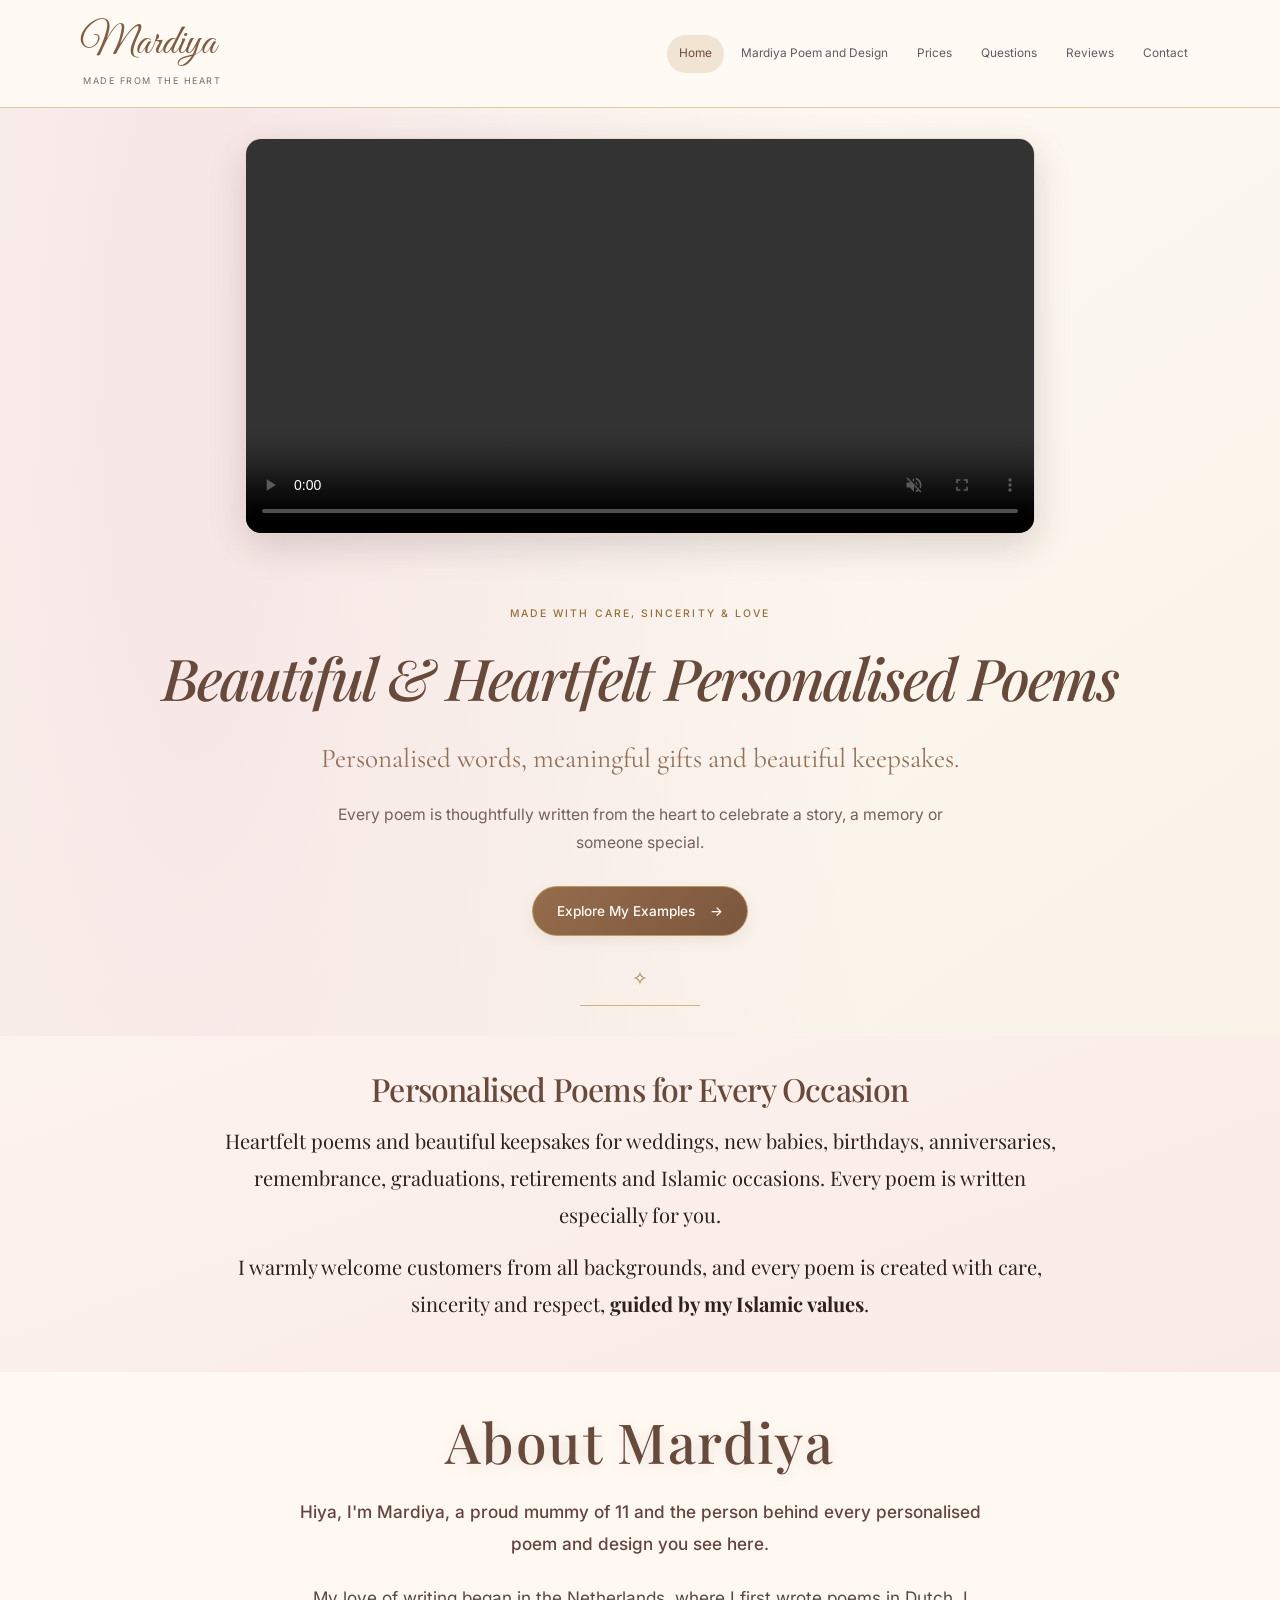
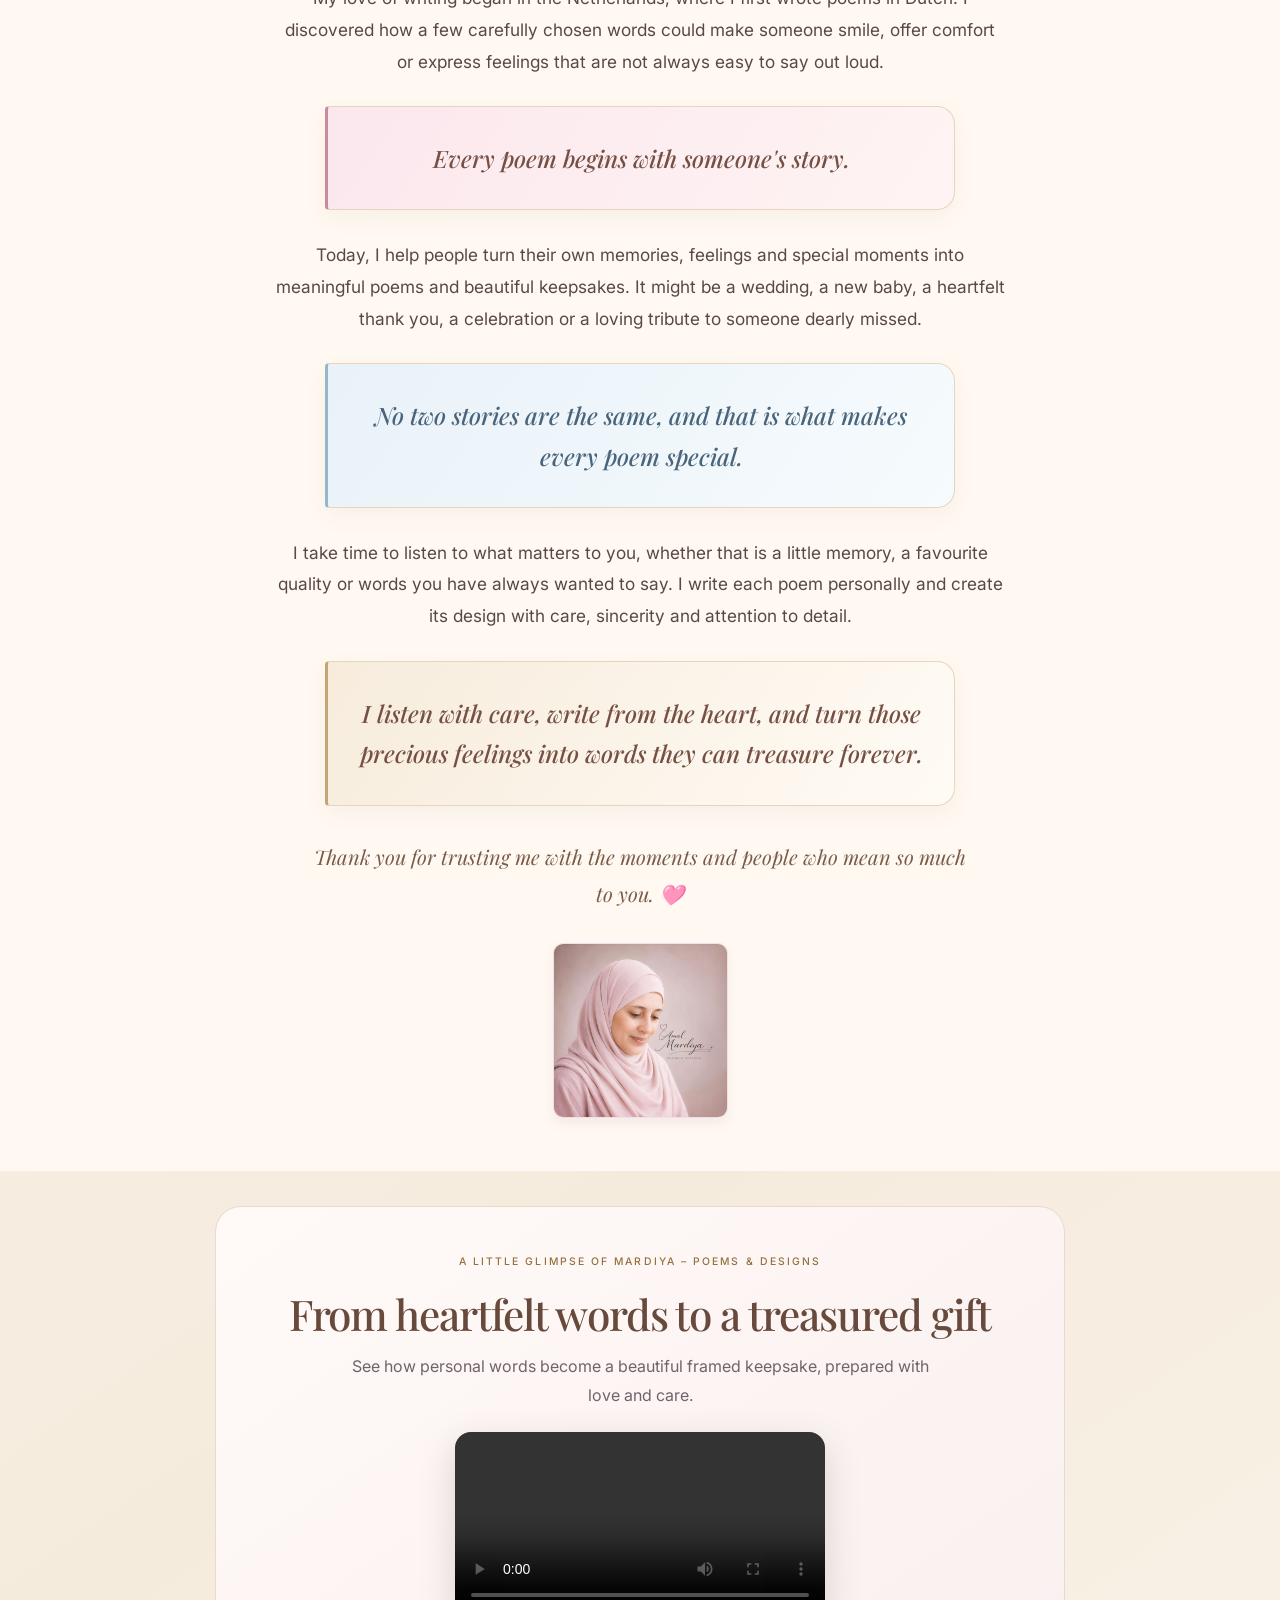
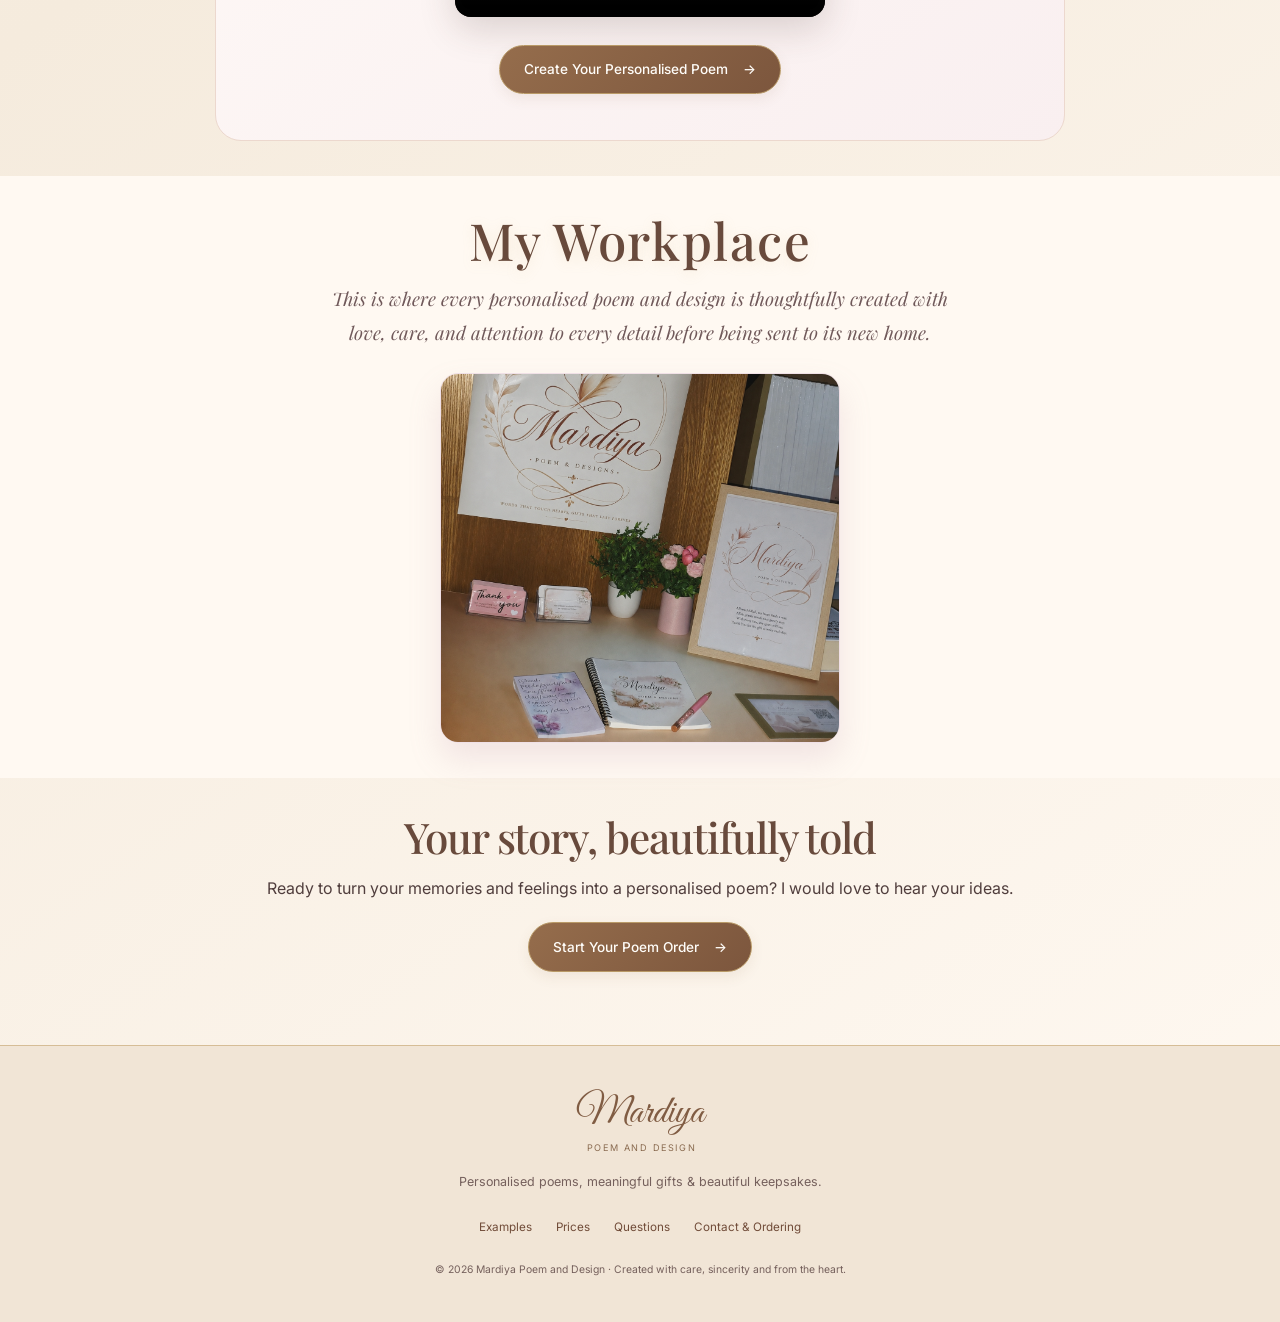
<file: index.html>
<!DOCTYPE html>
<html lang="en">
  <head>
    <meta charset="UTF-8" />
    <meta name="viewport" content="width=device-width, initial-scale=1.0" />
    <title>Beautiful Personalised Poems &amp; Designs | Mardiya</title>
    <meta
      name="description"
      content="Heartfelt personalised poems and beautifully designed keepsakes for life’s most meaningful moments. Created with care by Mardiya."
    />
    <link rel="preconnect" href="https://fonts.googleapis.com" />
    <link rel="preconnect" href="https://fonts.gstatic.com" crossorigin />
    <link
      href="https://fonts.googleapis.com/css2?family=Cormorant+Garamond:wght@500;600;700&family=Great+Vibes&family=Inter:wght@400;500;600;700;800&family=Lato:wght@400;700&family=Playfair+Display:ital,wght@0,500;0,600;1,500;1,600&display=swap"
      rel="stylesheet"
    />
    <link rel="stylesheet" href="styles.css" />
      <link rel="stylesheet" href="redesign.css" />
    <script src="site.js" defer></script>
      <link rel="stylesheet" href="poetry.css" />
    <style>
      .intro-film { padding-top: clamp(16px, 3vw, 30px); padding-bottom: 16px; }
      .intro-film video { display: block; width: 100%; max-width: 790px; height: auto; margin: 0 auto; object-fit: contain; border: 1px solid #ecd8ce; border-radius: 16px; background: #f9eff0; box-shadow: 0 12px 36px rgba(71, 48, 42, .18); }
      .promo-film { text-align: center; }
      .promo-film__inner { max-width: 850px; margin: 0 auto; padding: clamp(22px, 4vw, 46px); background: linear-gradient(145deg, #fffaf7, #f9eff0); border: 1px solid #ecd8ce; border-radius: 26px; }
      .promo-film__inner > p { max-width: 580px; margin: 0 auto 18px; color: #70636b; }
      .promo-film__inner h2 { margin: 0 auto 14px; }
      .promo-film video { display: block; width: min(100%, 370px); height: auto; object-fit: contain; margin: 22px auto 20px; border-radius: 16px; background: #e4d5cb; box-shadow: 0 12px 36px rgba(71, 48, 42, .18); }
      .promo-film .btn { margin-top: 8px; }
    </style>
  </head>
<body class="m-home m-poetry poetry-luxury">
<a class="skip-link" href="#main-content">Skip to content</a><header class="m-nav"><div class="container m-nav-inner"><a class="m-wordmark" href="./index.html" aria-label="Mardiya home">Mardiya<span>Made from the heart</span></a><button class="menu-toggle" type="button" aria-expanded="false" aria-controls="main-menu" hidden><span class="menu-lines" aria-hidden="true">☰</span> Menu</button><nav class="m-menu" id="main-menu" aria-label="Main navigation"><a href="./index.html" aria-current="page">Home</a>
<a href="./poem-and-design.html">Mardiya Poem and Design</a>
<a href="./pricing.html">Prices</a>
<a href="./faq.html">Questions</a>
<a href="./reviews.html">Reviews</a>
<a href="./contact.html">Contact</a></nav></div></header>
<main id="main-content">
<div class="container intro-film">
  <video id="intro-film-player" autoplay muted loop controls playsinline preload="metadata" aria-label="An introduction to Mardiya – Poems and Designs">
    <source src="./pic/me%20workspace.mp4" type="video/mp4">
    Your browser does not support this video.
  </video>
</div>
<section class="page-intro container"><p class="eyebrow">Made with care, sincerity &amp; love</p><h1>Beautiful &amp; Heartfelt Personalised Poems</h1><p class="intro-lead">Personalised words, meaningful gifts and beautiful keepsakes.</p><p>Every poem is thoughtfully written from the heart to celebrate a story, a memory or someone special.</p><a class="btn btn-primary" href="./examples.html">Explore My Examples <span aria-hidden="true">→</span></a></section>
<section class="section occasions" aria-labelledby="about-occasions-heading">
  <div class="container occasions-inner">
    <h2 id="about-occasions-heading">Personalised Poems for Every Occasion</h2>
    <p>Heartfelt poems and beautiful keepsakes for weddings, new babies, birthdays, anniversaries, remembrance, graduations, retirements and Islamic occasions. Every poem is written especially for you.</p>
    <p>I warmly welcome customers from all backgrounds, and every poem is created with care, sincerity and respect, <strong>guided by my Islamic values</strong>.</p>
  </div>
</section>
<section class="about about-home-story" aria-labelledby="about-heading">
  <div class="container">
    <h2 class="about-title" id="about-heading">About Mardiya</h2>
    <div class="about-story-copy">
      <p>Hiya, I'm Mardiya, a proud mummy of 11 and the person behind every personalised poem and design you see here.</p>
      <p>My love of writing began in the Netherlands, where I first wrote poems in Dutch. I discovered how a few carefully chosen words could make someone smile, offer comfort or express feelings that are not always easy to say out loud.</p>
      <blockquote class="story-quote story-quote-blush"><p>Every poem begins with someone's story.</p></blockquote>
      <p>Today, I help people turn their own memories, feelings and special moments into meaningful poems and beautiful keepsakes. It might be a wedding, a new baby, a heartfelt thank you, a celebration or a loving tribute to someone dearly missed.</p>
      <blockquote class="story-quote story-quote-blue"><p>No two stories are the same, and that is what makes every poem special.</p></blockquote>
      <p>I take time to listen to what matters to you, whether that is a little memory, a favourite quality or words you have always wanted to say. I write each poem personally and create its design with care, sincerity and attention to detail.</p>
      <blockquote class="story-quote story-quote-champagne"><p>I listen with care, write from the heart, and turn those precious feelings into words they can treasure forever.</p></blockquote>
      <p class="about-closing">Thank you for trusting me with the moments and people who mean so much to you. 🩷</p>
    </div>
    <img class="about-image" src="pic/foot-image.jpg" alt="Mardiya's poetry business portrait" loading="lazy" decoding="async" />
  </div>
</section>
<section class="section container promo-film" id="featured-film" aria-labelledby="featured-film-heading">
  <div class="promo-film__inner">
    <p class="eyebrow">A little glimpse of Mardiya – Poems &amp; Designs</p>
    <h2 id="featured-film-heading">From heartfelt words to a treasured gift</h2>
    <p>See how personal words become a beautiful framed keepsake, prepared with love and care.</p>
    <video id="featured-film-player" controls playsinline preload="metadata" width="370" height="658" aria-label="Mardiya – Poems and Designs promotional video with spoken narration and soft nasheed-style humming">
      <source src="./pic/promo.mp4" type="video/mp4">
      Your browser does not support this video.
    </video>
    <a class="btn btn-primary" href="./contact.html#order">Create Your Personalised Poem <span aria-hidden="true">→</span></a>
  </div>
</section>
<section class="section creative-workspace" aria-labelledby="creative-workspace-heading">
        <div class="container creative-workspace-inner">
          <h2 id="creative-workspace-heading">My Workplace</h2>
          <p>
            This is where every personalised poem and design is thoughtfully created with love, care, and attention to
            every detail before being sent to its new home.
          </p>
          <img
            class="creative-workspace-image"
            src="pic/pic3.png"
            alt="Mardiya's creative workspace for personalised poems and designs."
            loading="lazy"
            decoding="async"
          />
        </div>
      </section>
<section class="section container home-order" aria-labelledby="home-poem-order"><h2 id="home-poem-order">Your story, beautifully told</h2><p>Ready to turn your memories and feelings into a personalised poem? I would love to hear your ideas.</p><a class="btn btn-primary" href="./contact.html#order">Start Your Poem Order <span aria-hidden="true">→</span></a></section>
</main>
<footer class="m-footer"><div class="container"><a class="m-wordmark" href="./poem-and-design.html">Mardiya<span>Poem and Design</span></a><p>Personalised poems, meaningful gifts &amp; beautiful keepsakes.</p><div class="footer-links"><a href="./examples.html">Examples</a><a href="./pricing.html">Prices</a><a href="./faq.html">Questions</a><a href="./contact.html#order">Contact &amp; Ordering</a></div><p class="copyright">© 2026 Mardiya Poem and Design · Created with care, sincerity and from the heart.</p></div></footer>
</body>
</html>
</file>
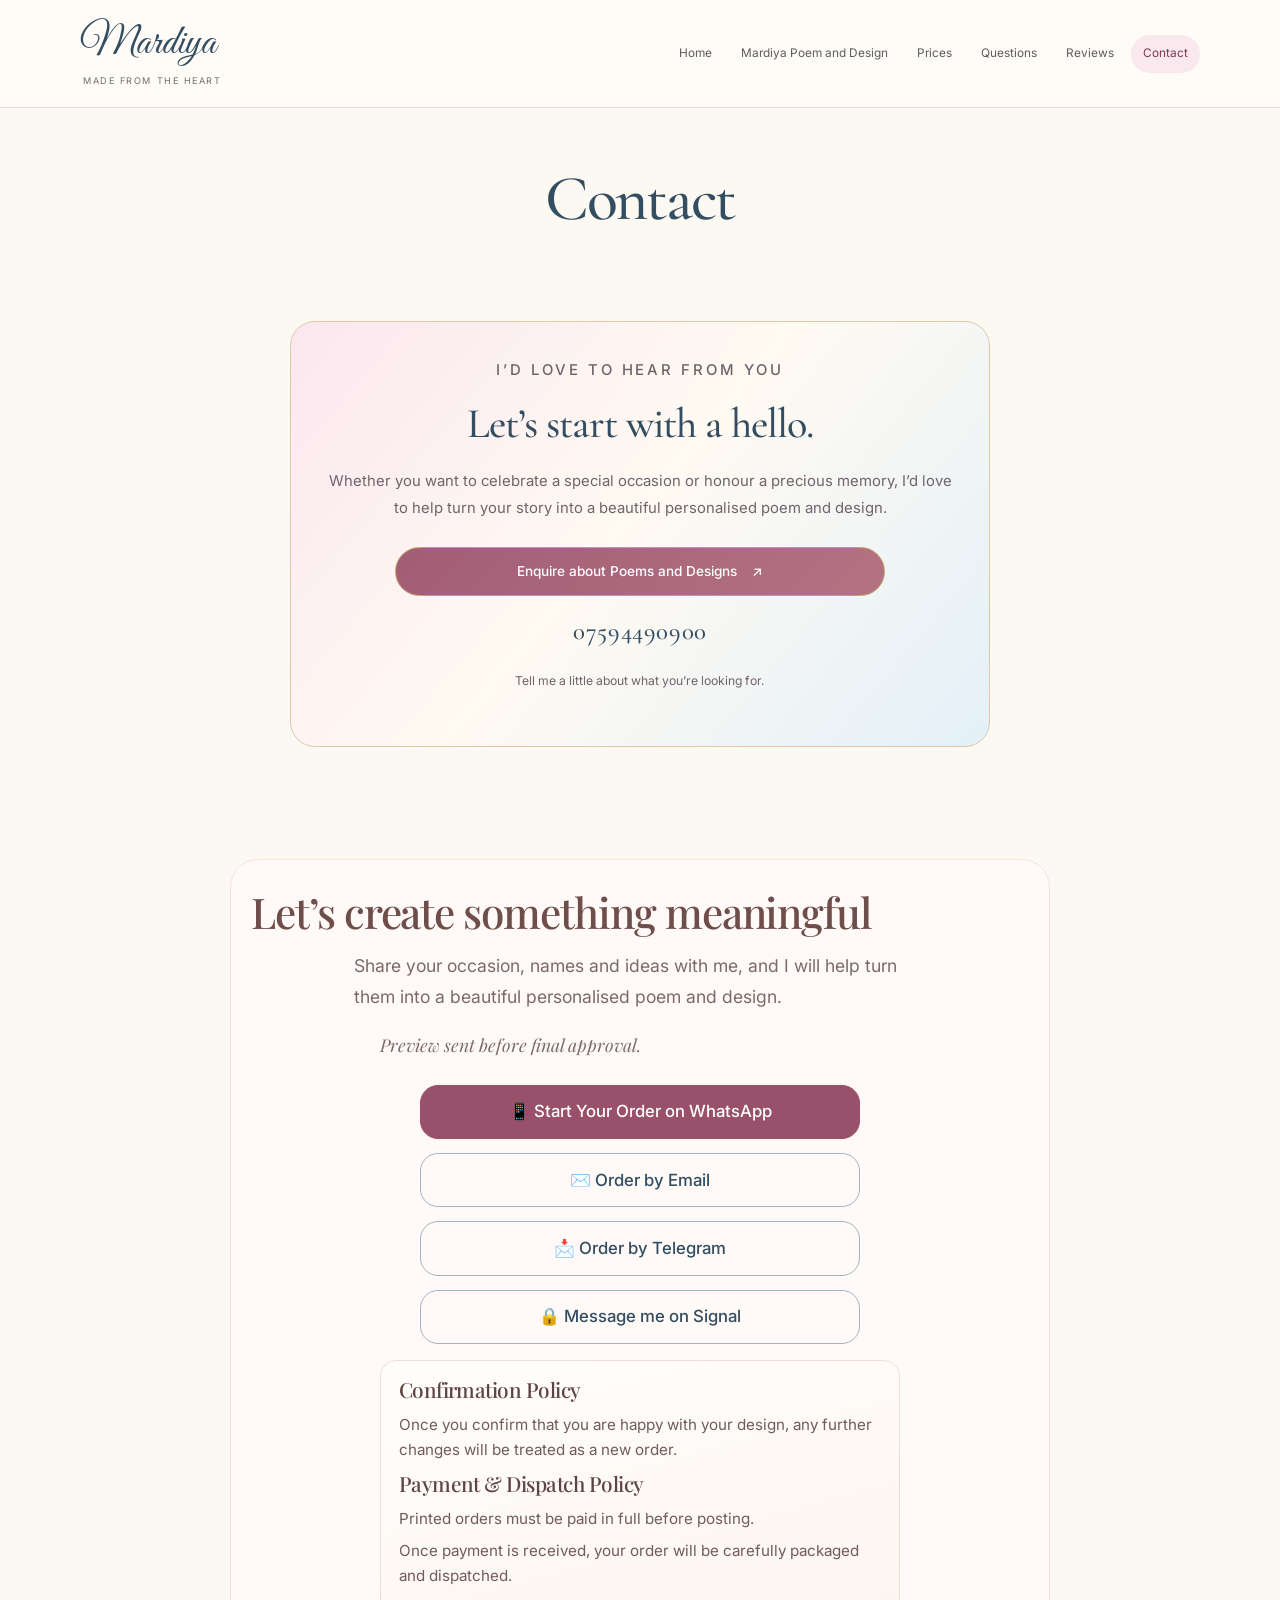
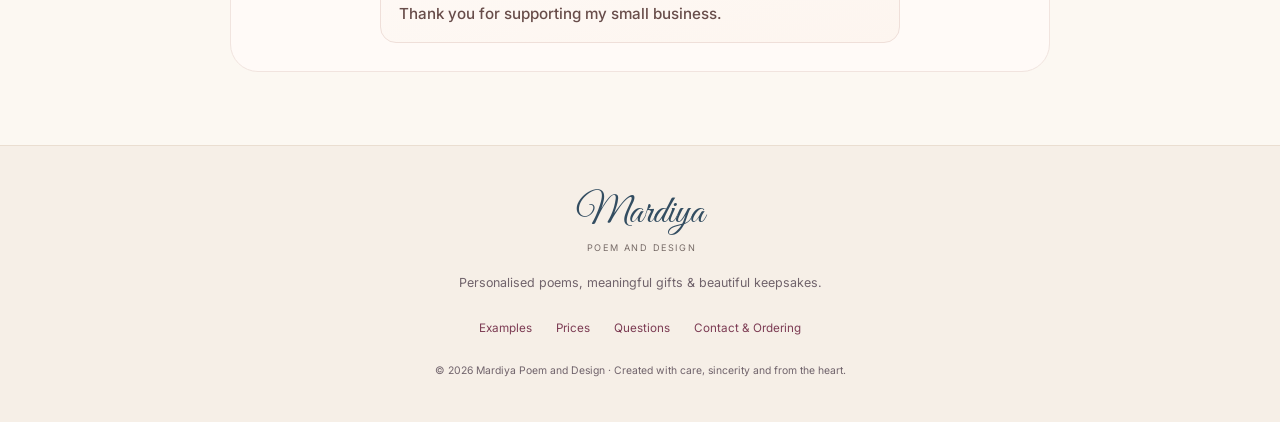
<file: contact.html>
<!DOCTYPE html>
<html lang="en">
  <head>
    <meta charset="UTF-8" />
    <meta name="viewport" content="width=device-width, initial-scale=1.0" />
    <title>Contact | Mardiya Poems &amp; Designs</title>
    <meta
      name="description"
      content="Personalised digital cards crafted with care, elegance, and heart for every special moment."
    />
    <link rel="preconnect" href="https://fonts.googleapis.com" />
    <link rel="preconnect" href="https://fonts.gstatic.com" crossorigin />
    <link
      href="https://fonts.googleapis.com/css2?family=Cormorant+Garamond:wght@500;600;700&family=Great+Vibes&family=Inter:wght@400;500;600;700;800&family=Lato:wght@400;700&family=Playfair+Display:ital,wght@0,500;0,600;1,500;1,600&display=swap"
      rel="stylesheet"
    />
    <link rel="stylesheet" href="styles.css" />
      <link rel="stylesheet" href="redesign.css" />
    <script src="site.js" defer></script>
      <link rel="stylesheet" href="contact.css" />
  </head>
<body class="m-contact">
<a class="skip-link" href="#main-content">Skip to content</a><header class="m-nav"><div class="container m-nav-inner"><a class="m-wordmark" href="./index.html" aria-label="Mardiya home">Mardiya<span>Made from the heart</span></a><button class="menu-toggle" type="button" aria-expanded="false" aria-controls="main-menu" hidden><span class="menu-lines" aria-hidden="true">☰</span> Menu</button><nav class="m-menu" id="main-menu" aria-label="Main navigation"><a href="./index.html">Home</a>
<a href="./poem-and-design.html">Mardiya Poem and Design</a>
<a href="./pricing.html">Prices</a>
<a href="./faq.html">Questions</a>
<a href="./reviews.html">Reviews</a>
<a href="./contact.html" aria-current="page">Contact</a></nav></div></header>
<header class="hero"><div class="container"><h1>Contact</h1></div></header>
<main id="main-content"><section class="m-section container"><div class="contact-welcome"><p class="eyebrow">I’d love to hear from you</p><h2>Let’s start with a hello.</h2><p>Whether you want to celebrate a special occasion or honour a precious memory, I’d love to help turn your story into a beautiful personalised poem and design.</p><div class="contact-business-options"><a class="btn btn-primary" href="https://wa.me/447594490900?text=Hello%20Mardiya%2C%20I%20would%20like%20to%20enquire%20about%20personalised%20poems%2C%20designs%20and%20keepsakes." target="_blank" rel="noopener noreferrer">Enquire about Poems and Designs <span aria-hidden="true">↗</span></a></div><a class="contact-number" href="https://wa.me/447594490900" target="_blank" rel="noopener noreferrer">07594490900</a><p class="small-note">Tell me a little about what you’re looking for.</p></div></section>
<section class="section container"><article class="order-ready" id="order" aria-label="Quick order contact options">
          <h2>Let’s create something meaningful</h2>
          <p>
            Share your occasion, names and ideas with me, and I will help turn them into a beautiful personalised
            poem and design.
          </p>
          <p class="order-trust-line">Preview sent before final approval.</p>
          <div class="order-actions">
            <a class="btn btn-primary" href="https://wa.me/447594490900?text=Hello%20Mardiya%2C%20I%20would%20like%20to%20enquire%20about%20personalised%20poems%2C%20designs%20and%20keepsakes." target="_blank" rel="noopener noreferrer"
              >📱 Start Your Order on WhatsApp</a
            >
            <a class="btn btn-secondary" href="mailto:mardiya.mumof11@gmail.com">✉️ Order by Email</a>
            <a class="btn btn-secondary" href="tg://resolve?domain=Mardiya_mumof11" target="_blank" rel="noopener noreferrer"
              >📩 Order by Telegram</a
            >
            <a
              class="btn btn-secondary"
              href="https://signal.me/#p/+447594490900"
              target="_blank"
              rel="noopener noreferrer"
              >🔒 Message me on Signal</a
            >
          </div>
          <section class="policy-card" aria-label="Order confirmation, payment and dispatch policy">
            <h3>Confirmation Policy</h3>
            <p>
              Once you confirm that you are happy with your design, any further changes will be treated as a new
              order.
            </p>

            <h3>Payment &amp; Dispatch Policy</h3>
            <p>Printed orders must be paid in full before posting.</p>
            <p>Once payment is received, your order will be carefully packaged and dispatched.</p>

            <p class="thank-you">Thank you for supporting my small business.</p>
          </section>
        </article></section>
</main>
<footer class="m-footer"><div class="container"><a class="m-wordmark" href="./poem-and-design.html">Mardiya<span>Poem and Design</span></a><p>Personalised poems, meaningful gifts &amp; beautiful keepsakes.</p><div class="footer-links"><a href="./examples.html">Examples</a><a href="./pricing.html">Prices</a><a href="./faq.html">Questions</a><a href="./contact.html#order">Contact &amp; Ordering</a></div><p class="copyright">© 2026 Mardiya Poem and Design · Created with care, sincerity and from the heart.</p></div></footer>
</body>
</html>
</file>
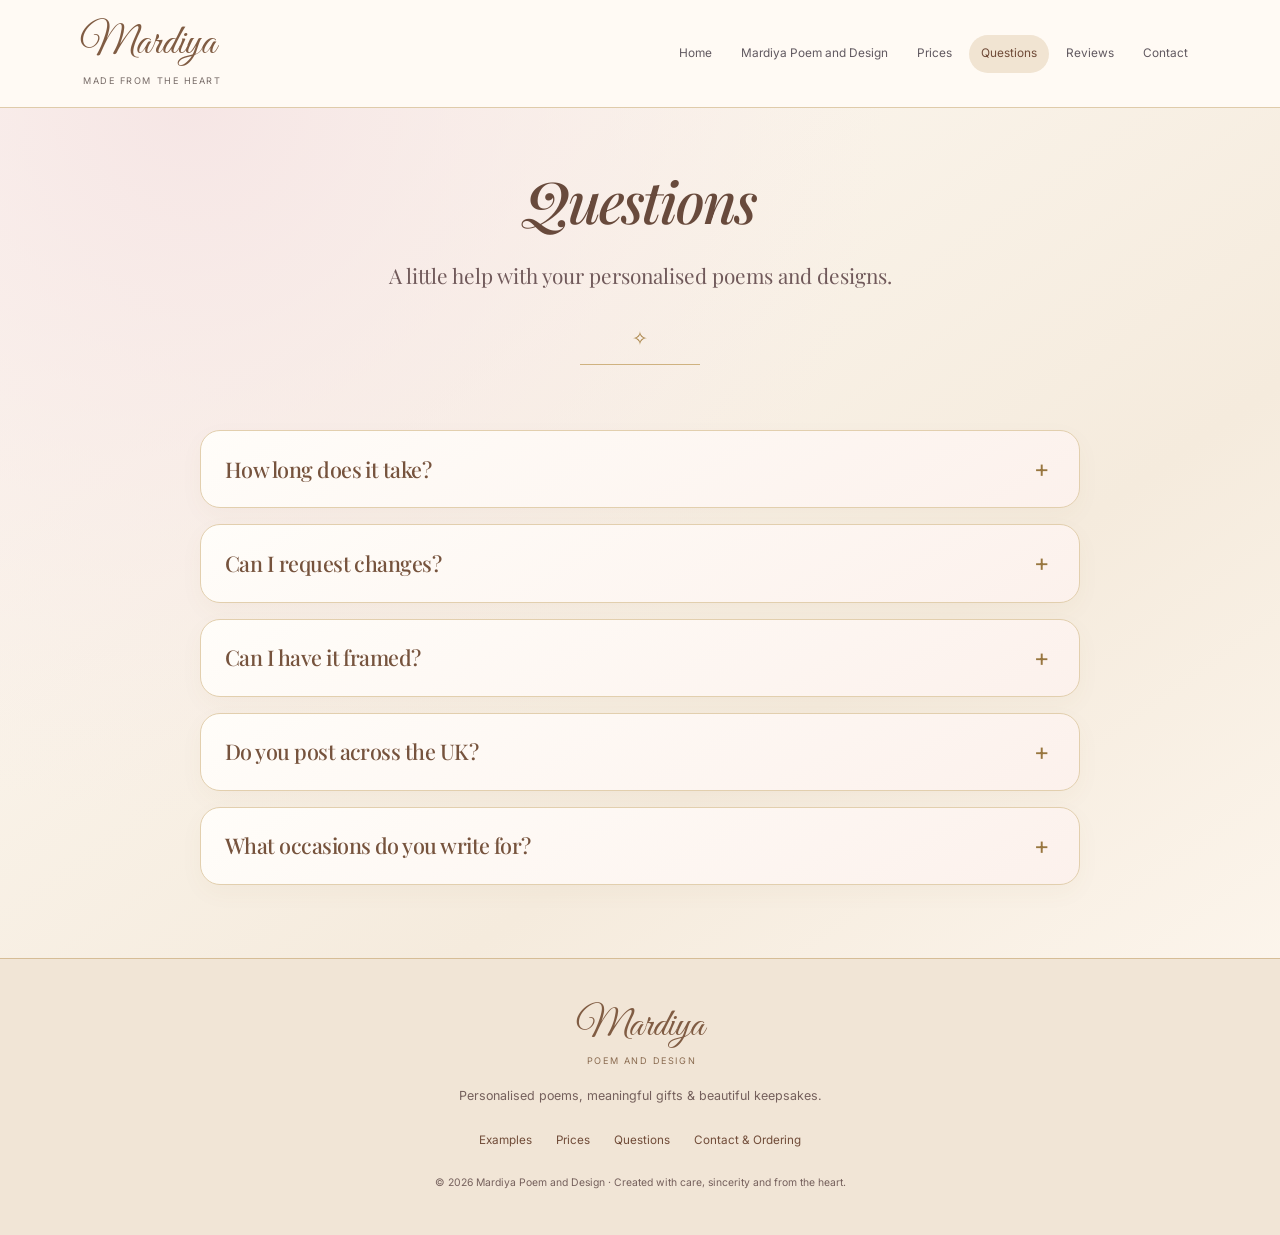
<file: faq.html>
<!DOCTYPE html>
<html lang="en">
  <head>
    <meta charset="UTF-8" />
    <meta name="viewport" content="width=device-width, initial-scale=1.0" />
    <title>Frequently Asked Questions | Mardiya Poems &amp; Designs</title>
    <meta
      name="description"
      content="Answers about personalised poem turnaround times, priority service, previews, framed prints, UK postage and occasions."
    />
    <link rel="preconnect" href="https://fonts.googleapis.com" />
    <link rel="preconnect" href="https://fonts.gstatic.com" crossorigin />
    <link
      href="https://fonts.googleapis.com/css2?family=Cormorant+Garamond:wght@500;600;700&family=Great+Vibes&family=Inter:wght@400;500;600;700;800&family=Lato:wght@400;700&family=Playfair+Display:ital,wght@0,500;0,600;1,500;1,600&display=swap"
      rel="stylesheet"
    />
    <link rel="stylesheet" href="styles.css" />
      <link rel="stylesheet" href="redesign.css" />
    <script src="site.js" defer></script>
      <link rel="stylesheet" href="poetry.css" />
  </head>
<body class="poetry-luxury">
<a class="skip-link" href="#main-content">Skip to content</a><header class="m-nav"><div class="container m-nav-inner"><a class="m-wordmark" href="./index.html" aria-label="Mardiya home">Mardiya<span>Made from the heart</span></a><button class="menu-toggle" type="button" aria-expanded="false" aria-controls="main-menu" hidden><span class="menu-lines" aria-hidden="true">☰</span> Menu</button><nav class="m-menu" id="main-menu" aria-label="Main navigation"><a href="./index.html">Home</a>
<a href="./poem-and-design.html">Mardiya Poem and Design</a>
<a href="./pricing.html">Prices</a>
<a href="./faq.html" aria-current="page">Questions</a>
<a href="./reviews.html">Reviews</a>
<a href="./contact.html">Contact</a></nav></div></header>
<header class="hero"><div class="container"><h1>Questions</h1><p class="hero-intro-line">A little help with your personalised poems and designs.</p></div></header>
<main id="main-content">
  <section class="section container faq-section" aria-label="Frequently asked questions and answers">
    <div class="faq-list">
      <details class="faq-item">
        <summary><h2>How long does it take?</h2><span class="faq-toggle" aria-hidden="true">+</span></summary>
        <div class="faq-answer">
          <p>Most personalised poems are completed within 1–3 working days.</p>
          <p>Need it sooner? A <strong>24 Hour Priority Service</strong> is available for an additional <strong>£10</strong> (subject to availability). Please <a href="./contact.html">contact me before ordering</a> so I can confirm I have availability.</p>
          <p class="faq-note">Please note: The 24 hour service is not available on Sundays.</p>
        </div>
      </details>
      <details class="faq-item">
        <summary><h2>Can I request changes?</h2><span class="faq-toggle" aria-hidden="true">+</span></summary>
        <div class="faq-answer">
          <p>Yes! You'll receive a preview before your order is finalised. Small changes can be made to ensure you're completely happy before your design is sent or printed.</p>
        </div>
      </details>
      <details class="faq-item">
        <summary><h2>Can I have it framed?</h2><span class="faq-toggle" aria-hidden="true">+</span></summary>
        <div class="faq-answer">
          <p>Yes. You can choose either:</p>
          <ul>
            <li><strong>Digital Design</strong> (sent by email)</li>
            <li><strong>Framed Print</strong> (beautifully presented and ready to gift)</li>
          </ul>
        </div>
      </details>
      <details class="faq-item">
        <summary><h2>Do you post across the UK?</h2><span class="faq-toggle" aria-hidden="true">+</span></summary>
        <div class="faq-answer">
          <p>Yes. I post framed orders throughout the UK. Collection in Northampton may also be available by prior arrangement.</p>
        </div>
      </details>
      <details class="faq-item">
        <summary><h2>What occasions do you write for?</h2><span class="faq-toggle" aria-hidden="true">+</span></summary>
        <div class="faq-answer">
          <p>I create personalised poems for a wide range of occasions, including:</p>
          <ul class="faq-occasions">
            <li>Weddings</li>
            <li>Anniversaries</li>
            <li>Birthdays</li>
            <li>New Babies</li>
            <li>Mother's Day</li>
            <li>Father's Day</li>
            <li>Memorials</li>
            <li>Graduations</li>
            <li>Retirements</li>
            <li>Thank You Gifts</li>
            <li class="faq-islamic">Islamic occasions, including Nikah, Eid, Hajj, Umrah, Aqiqah and more.</li>
          </ul>
          <p>As a Muslim owned business, I warmly welcome customers of all backgrounds while only accepting requests that are in keeping with my Islamic values.</p>
        </div>
      </details>
    </div>
  </section>
</main>
<footer class="m-footer"><div class="container"><a class="m-wordmark" href="./poem-and-design.html">Mardiya<span>Poem and Design</span></a><p>Personalised poems, meaningful gifts &amp; beautiful keepsakes.</p><div class="footer-links"><a href="./examples.html">Examples</a><a href="./pricing.html">Prices</a><a href="./faq.html">Questions</a><a href="./contact.html#order">Contact &amp; Ordering</a></div><p class="copyright">© 2026 Mardiya Poem and Design · Created with care, sincerity and from the heart.</p></div></footer>
</body>
</html>
</file>
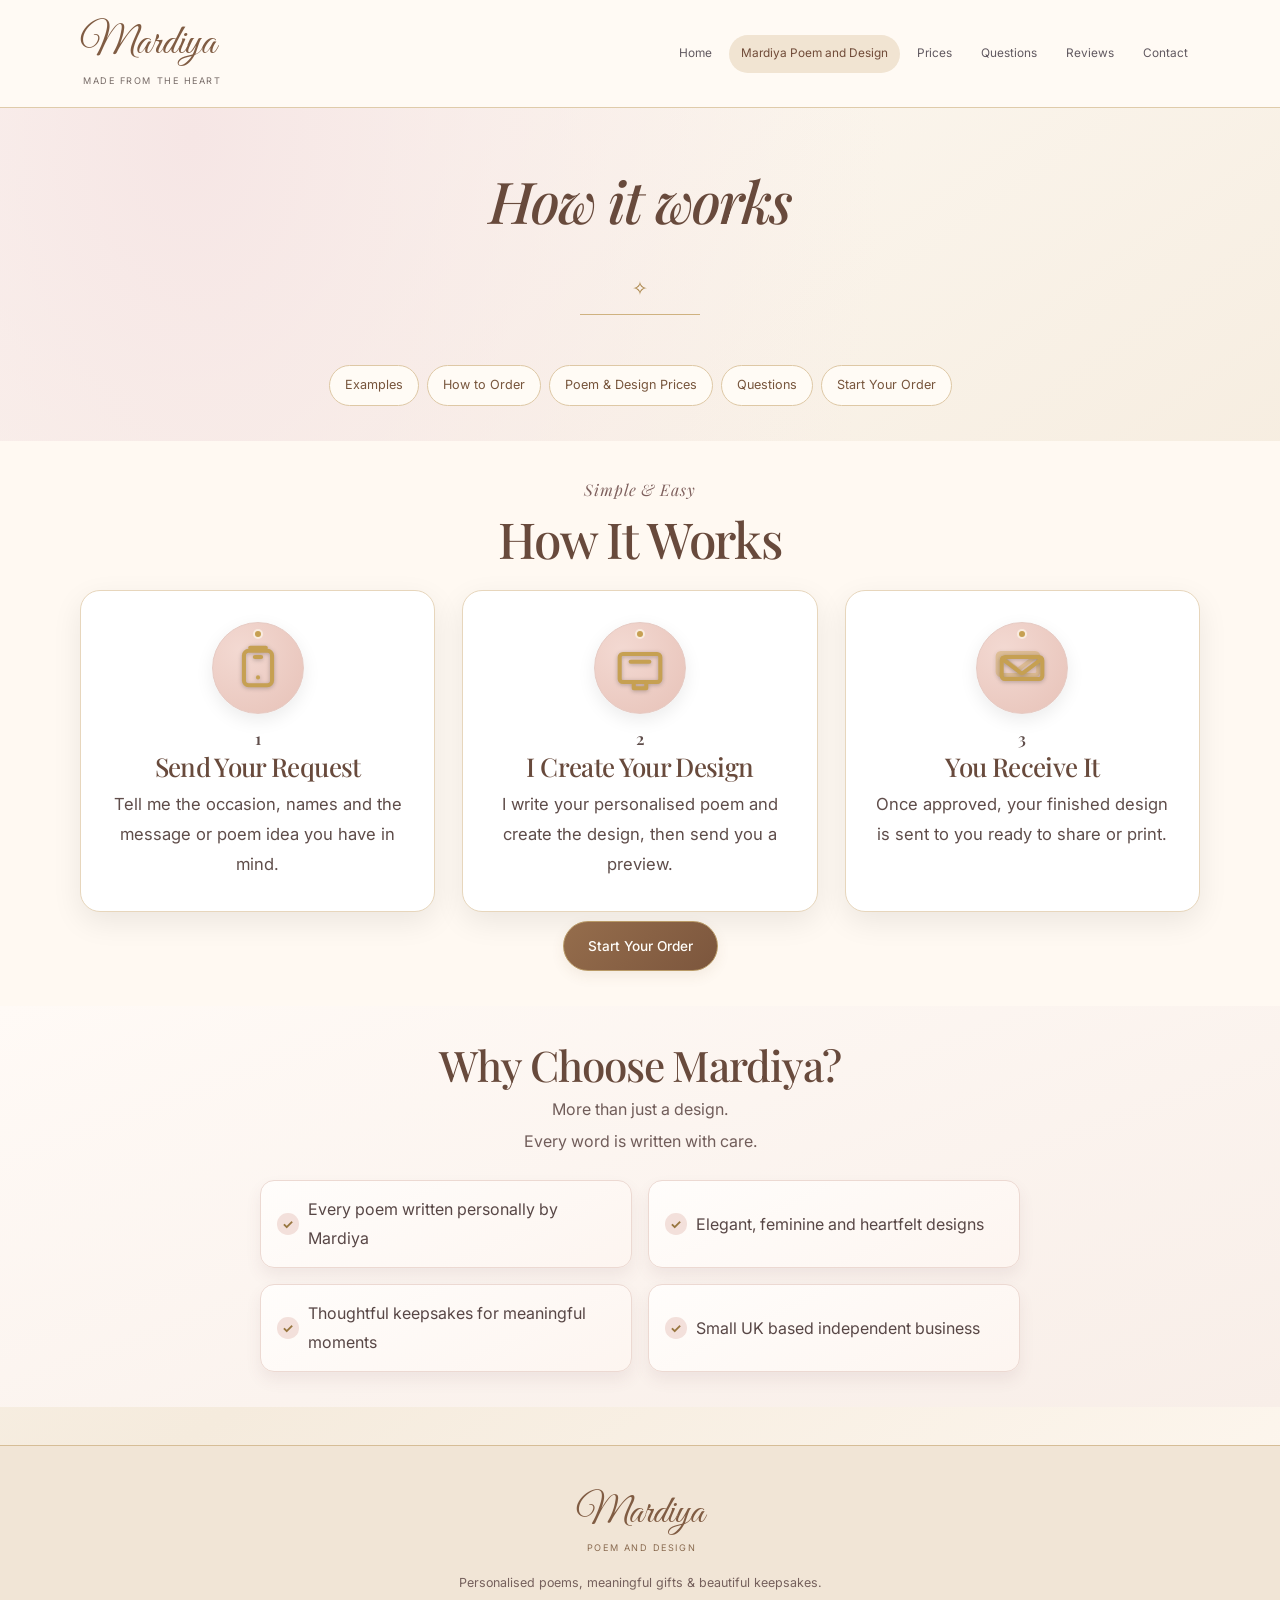
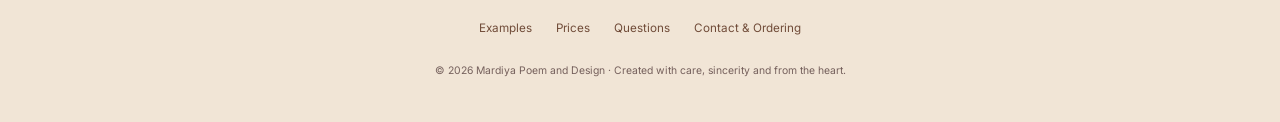
<file: how-it-works.html>
<!DOCTYPE html>
<html lang="en">
  <head>
    <meta charset="UTF-8" />
    <meta name="viewport" content="width=device-width, initial-scale=1.0" />
    <title>How it works | Mardiya Poems &amp; Designs</title>
    <meta
      name="description"
      content="Personalised digital cards crafted with care, elegance, and heart for every special moment."
    />
    <link rel="preconnect" href="https://fonts.googleapis.com" />
    <link rel="preconnect" href="https://fonts.gstatic.com" crossorigin />
    <link
      href="https://fonts.googleapis.com/css2?family=Cormorant+Garamond:wght@500;600;700&family=Great+Vibes&family=Inter:wght@400;500;600;700;800&family=Lato:wght@400;700&family=Playfair+Display:ital,wght@0,500;0,600;1,500;1,600&display=swap"
      rel="stylesheet"
    />
    <link rel="stylesheet" href="styles.css" />
      <link rel="stylesheet" href="redesign.css" />
    <script src="site.js" defer></script>
      <link rel="stylesheet" href="poetry.css" />
  </head>
<body class="poetry-luxury">
<a class="skip-link" href="#main-content">Skip to content</a><header class="m-nav"><div class="container m-nav-inner"><a class="m-wordmark" href="./index.html" aria-label="Mardiya home">Mardiya<span>Made from the heart</span></a><button class="menu-toggle" type="button" aria-expanded="false" aria-controls="main-menu" hidden><span class="menu-lines" aria-hidden="true">☰</span> Menu</button><nav class="m-menu" id="main-menu" aria-label="Main navigation"><a href="./index.html">Home</a>
<a href="./poem-and-design.html" aria-current="page">Mardiya Poem and Design</a>
<a href="./pricing.html">Prices</a>
<a href="./faq.html">Questions</a>
<a href="./reviews.html">Reviews</a>
<a href="./contact.html">Contact</a></nav></div></header>
<header class="hero"><div class="container"><h1>How it works</h1></div></header>
<main id="main-content"><nav class="poetry-links" aria-label="Poems and designs navigation"><a href="./examples.html">Examples</a><a href="./how-it-works.html">How to Order</a><a href="./pricing.html#pricing">Poem &amp; Design Prices</a><a href="./faq.html">Questions</a><a href="./contact.html#order">Start Your Order</a></nav>
<section class="section section-alt how-it-works" id="how-it-works" aria-labelledby="how-it-works-heading">
        <div class="how-it-works-inner">
          <p class="how-topline">Simple &amp; Easy</p>
          <h2 id="how-it-works-heading">How It Works</h2>


          <div class="how-steps" role="list">
            <article class="how-step" role="listitem">
              <div class="icon-badge" aria-hidden="true">
                <span class="icon-sparkle"></span>
                <svg viewBox="0 0 24 24" focusable="false">
                  <path d="M7.5 3.75h9a2.25 2.25 0 0 1 2.25 2.25v12a2.25 2.25 0 0 1-2.25 2.25h-9A2.25 2.25 0 0 1 5.25 18V6A2.25 2.25 0 0 1 7.5 3.75Z" />
                  <path d="M10.5 6.75h3" />
                  <path d="M12 16.5h.01" />
                  <path d="M8.25 2.25h7.5" />
                </svg>
              </div>
              <p class="step-number">1</p>
              <h3>Send Your Request</h3>
              <p>Tell me the occasion, names and the message or poem idea you have in mind.</p>
            </article>

            <article class="how-step" role="listitem">
              <div class="icon-badge" aria-hidden="true">
                <span class="icon-sparkle"></span>
                <svg viewBox="0 0 24 24" focusable="false">
                  <path d="M3.75 5.25h16.5A1.5 1.5 0 0 1 21.75 6.75v10.5a1.5 1.5 0 0 1-1.5 1.5H3.75a1.5 1.5 0 0 1-1.5-1.5V6.75a1.5 1.5 0 0 1 1.5-1.5Z" />
                  <path d="M9 18.75v3h6v-3" />
                  <path d="M7.5 9h9" />
                </svg>
              </div>
              <p class="step-number">2</p>
              <h3>I Create Your Design</h3>
              <p>I write your personalised poem and create the design, then send you a preview.</p>
            </article>

            <article class="how-step" role="listitem">
              <div class="icon-badge" aria-hidden="true">
                <span class="icon-sparkle"></span>
                <svg class="icon-envelope-back" viewBox="0 0 24 24" focusable="false">
                  <path d="M3.75 6.75h16.5a1.5 1.5 0 0 1 1.5 1.5v7.5a1.5 1.5 0 0 1-1.5 1.5H3.75a1.5 1.5 0 0 1-1.5-1.5v-7.5a1.5 1.5 0 0 1 1.5-1.5Z" />
                  <path d="m3 8 8.1 6.1a1.5 1.5 0 0 0 1.8 0L21 8" />
                </svg>
                <svg viewBox="0 0 24 24" focusable="false">
                  <path d="M3.75 6.75h16.5a1.5 1.5 0 0 1 1.5 1.5v7.5a1.5 1.5 0 0 1-1.5 1.5H3.75a1.5 1.5 0 0 1-1.5-1.5v-7.5a1.5 1.5 0 0 1 1.5-1.5Z" />
                  <path d="m3 8 8.1 6.1a1.5 1.5 0 0 0 1.8 0L21 8" />
                </svg>
              </div>
              <p class="step-number">3</p>
              <h3>You Receive It</h3>
              <p>Once approved, your finished design is sent to you ready to share or print.</p>
            </article>
          </div>
          <div class="hero-actions">
            <a class="btn btn-primary" href="./pricing.html">Start Your Order</a>
          </div>
        </div>
      </section><section class="section why-choose" aria-labelledby="why-choose-heading">
        <div class="container why-choose-inner">
          <h2 id="why-choose-heading">Why Choose Mardiya?</h2>
          <p class="why-choose-subtitle">
            <span>More than just a design.</span>
            <span>Every word is written with care.</span>
          </p>
          <ul class="why-choose-list" aria-label="Why choose Mardiya">
            <li><span class="why-check" aria-hidden="true">✓</span>Every poem written personally by Mardiya</li>
            <li><span class="why-check" aria-hidden="true">✓</span>Elegant, feminine and heartfelt designs</li>
            <li><span class="why-check" aria-hidden="true">✓</span>Thoughtful keepsakes for meaningful moments</li>
            <li><span class="why-check" aria-hidden="true">✓</span>Small UK based independent business</li>
          </ul>
        </div>
      </section>
</main>
<footer class="m-footer"><div class="container"><a class="m-wordmark" href="./poem-and-design.html">Mardiya<span>Poem and Design</span></a><p>Personalised poems, meaningful gifts &amp; beautiful keepsakes.</p><div class="footer-links"><a href="./examples.html">Examples</a><a href="./pricing.html">Prices</a><a href="./faq.html">Questions</a><a href="./contact.html#order">Contact &amp; Ordering</a></div><p class="copyright">© 2026 Mardiya Poem and Design · Created with care, sincerity and from the heart.</p></div></footer>
</body>
</html>
</file>
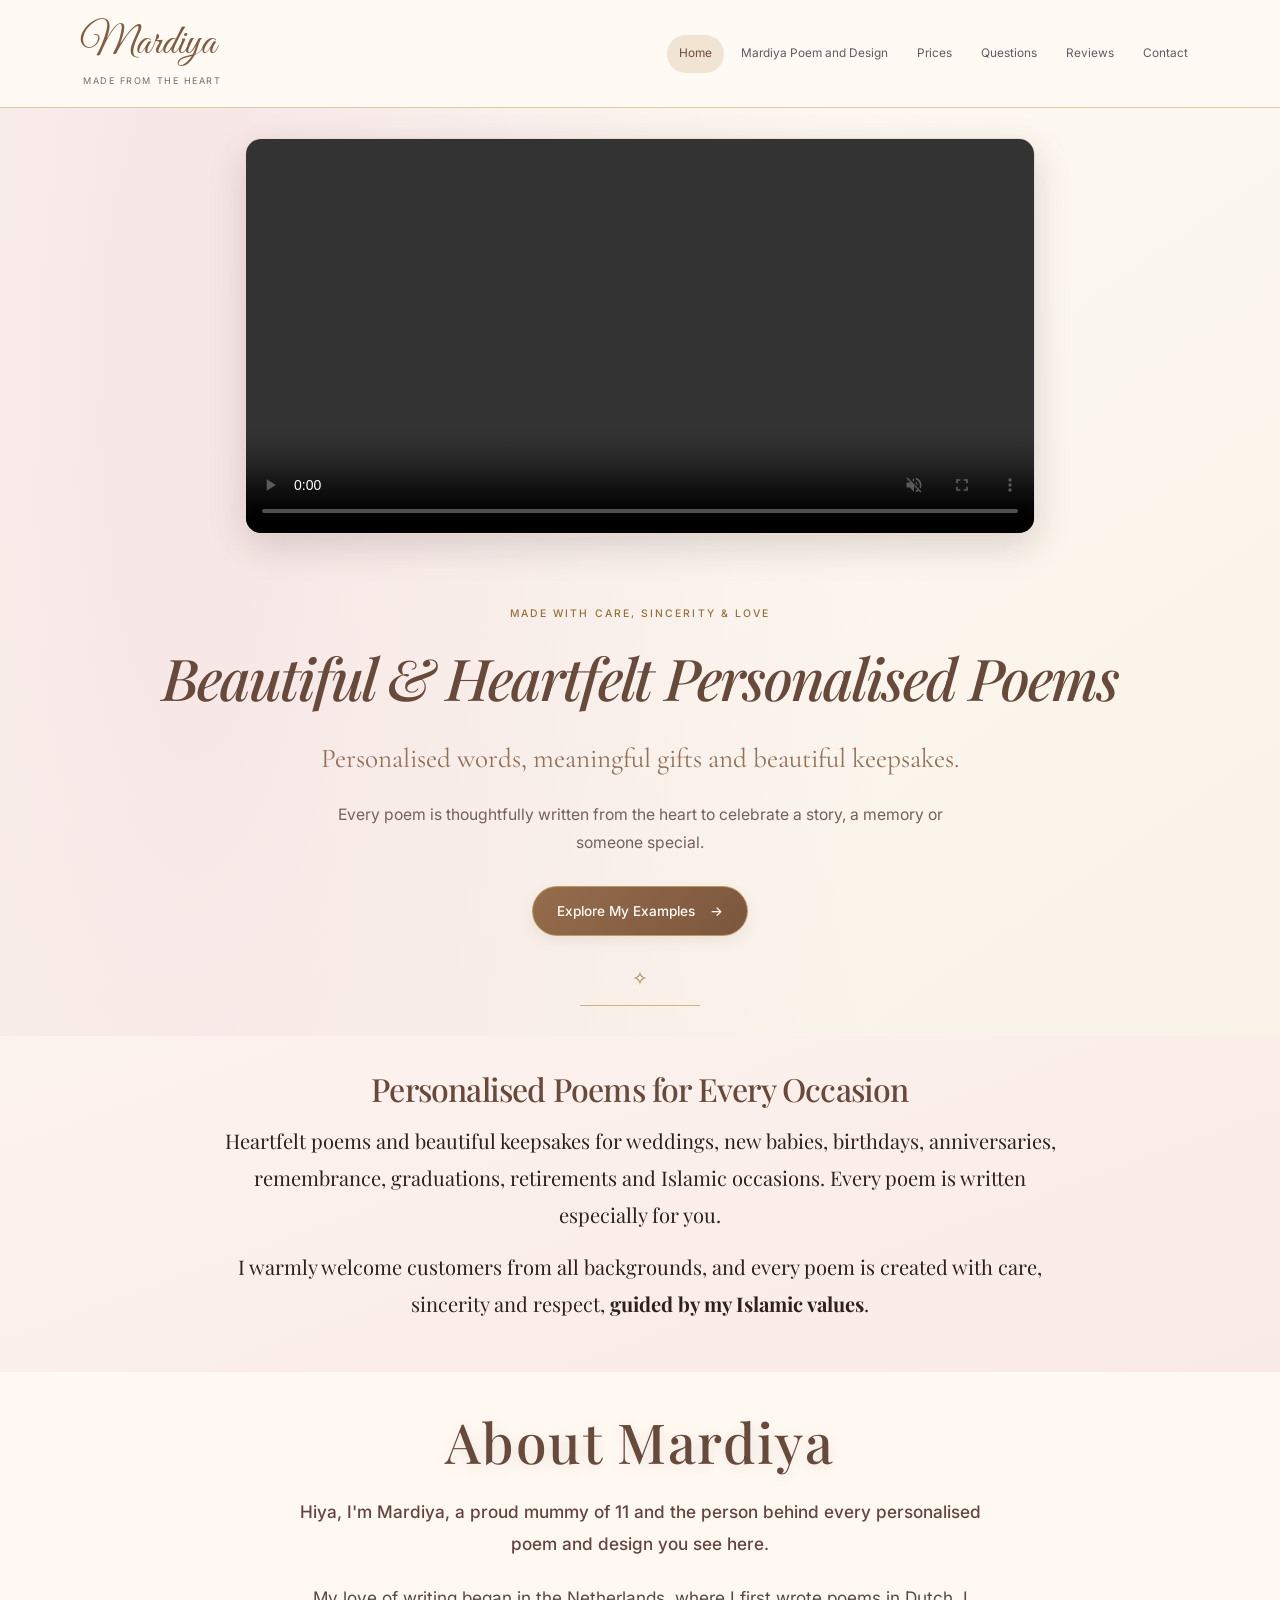
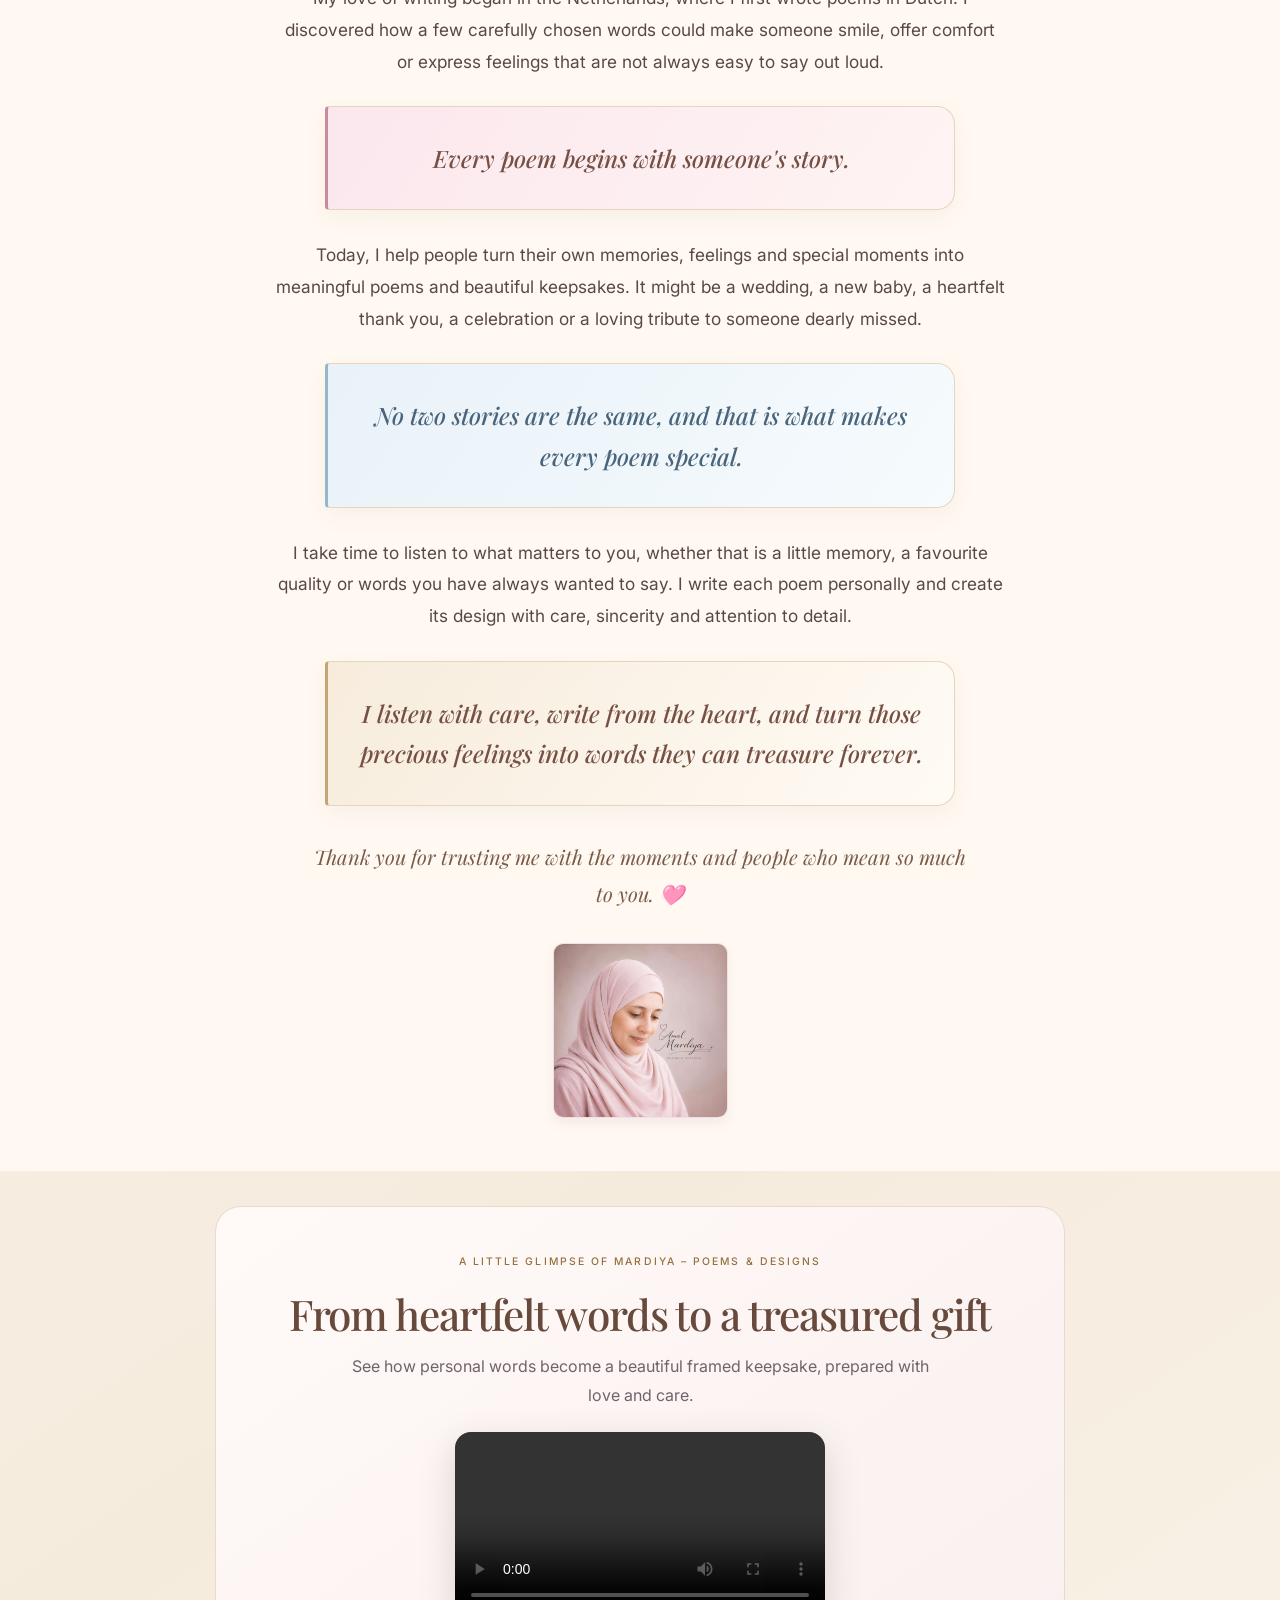
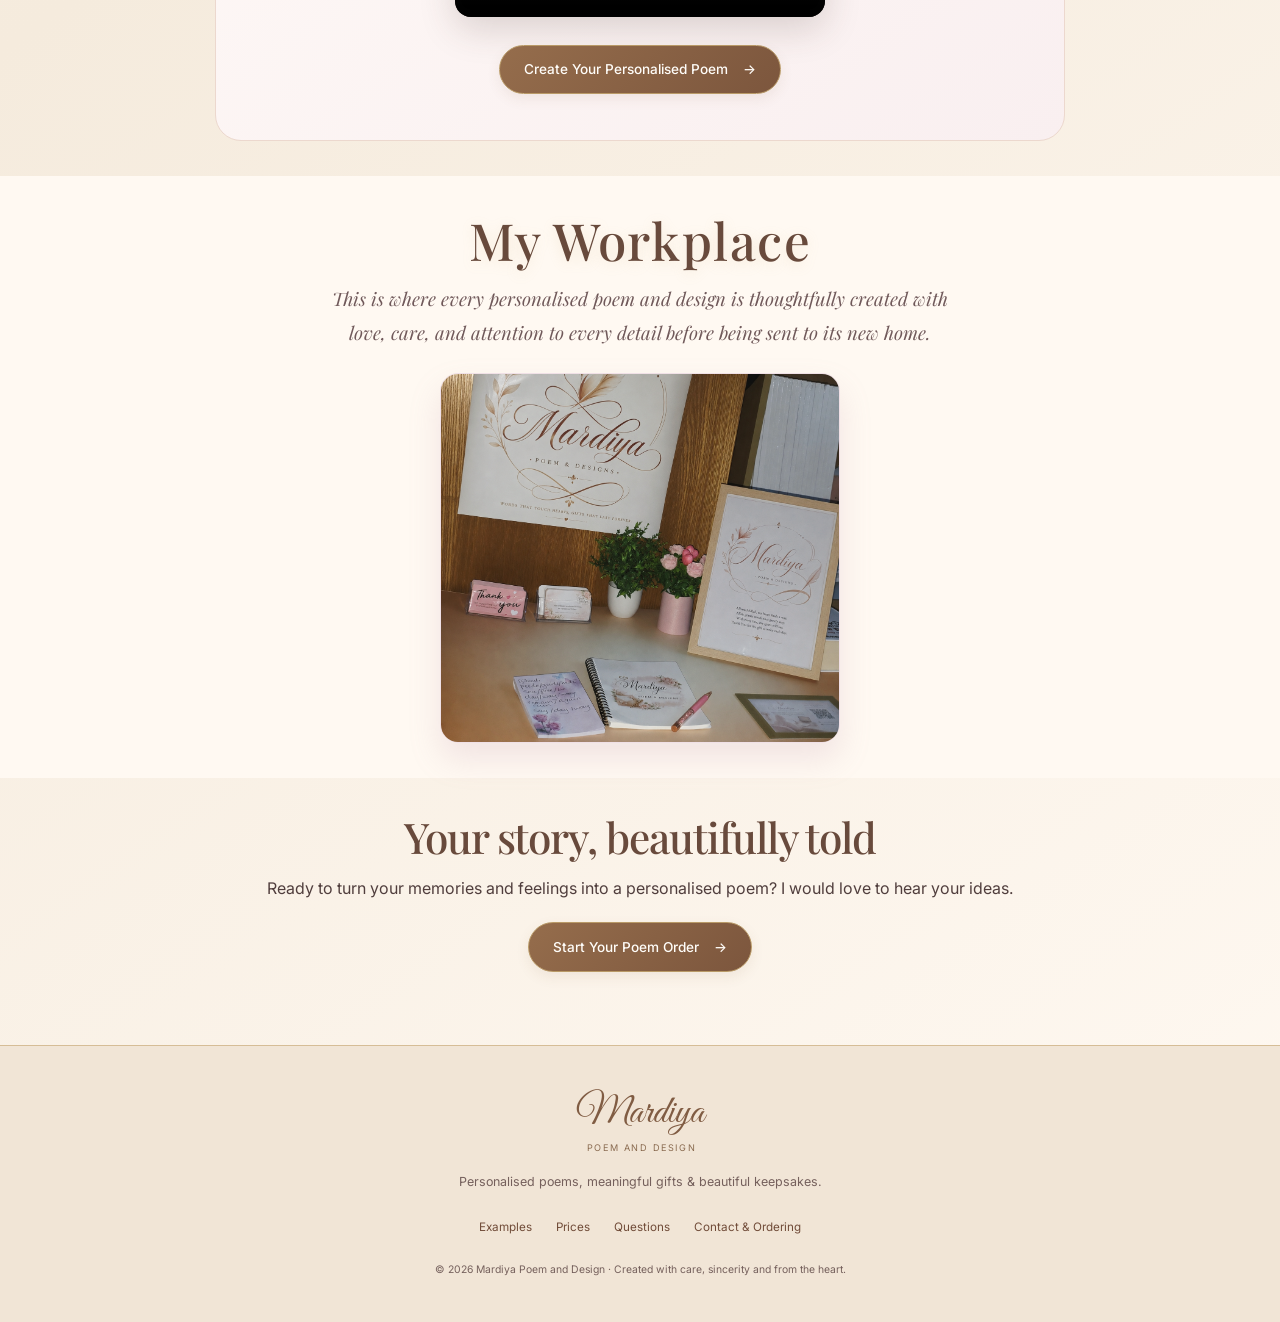
<file: mother-of-11.html>
<!DOCTYPE html>
<html lang="en"><head><meta charset="utf-8"><meta name="viewport" content="width=device-width, initial-scale=1"><title>Mother to Mother Chats | Mardiya</title><meta http-equiv="refresh" content="0; url=./index.html"><link rel="canonical" href="https://mardiyamumof11.co.uk/"><script>window.location.replace('./index.html');</script></head><body><p>Mother to Mother Chats are now on <a href="./index.html">Mardiya’s homepage</a>.</p></body></html>
</file>
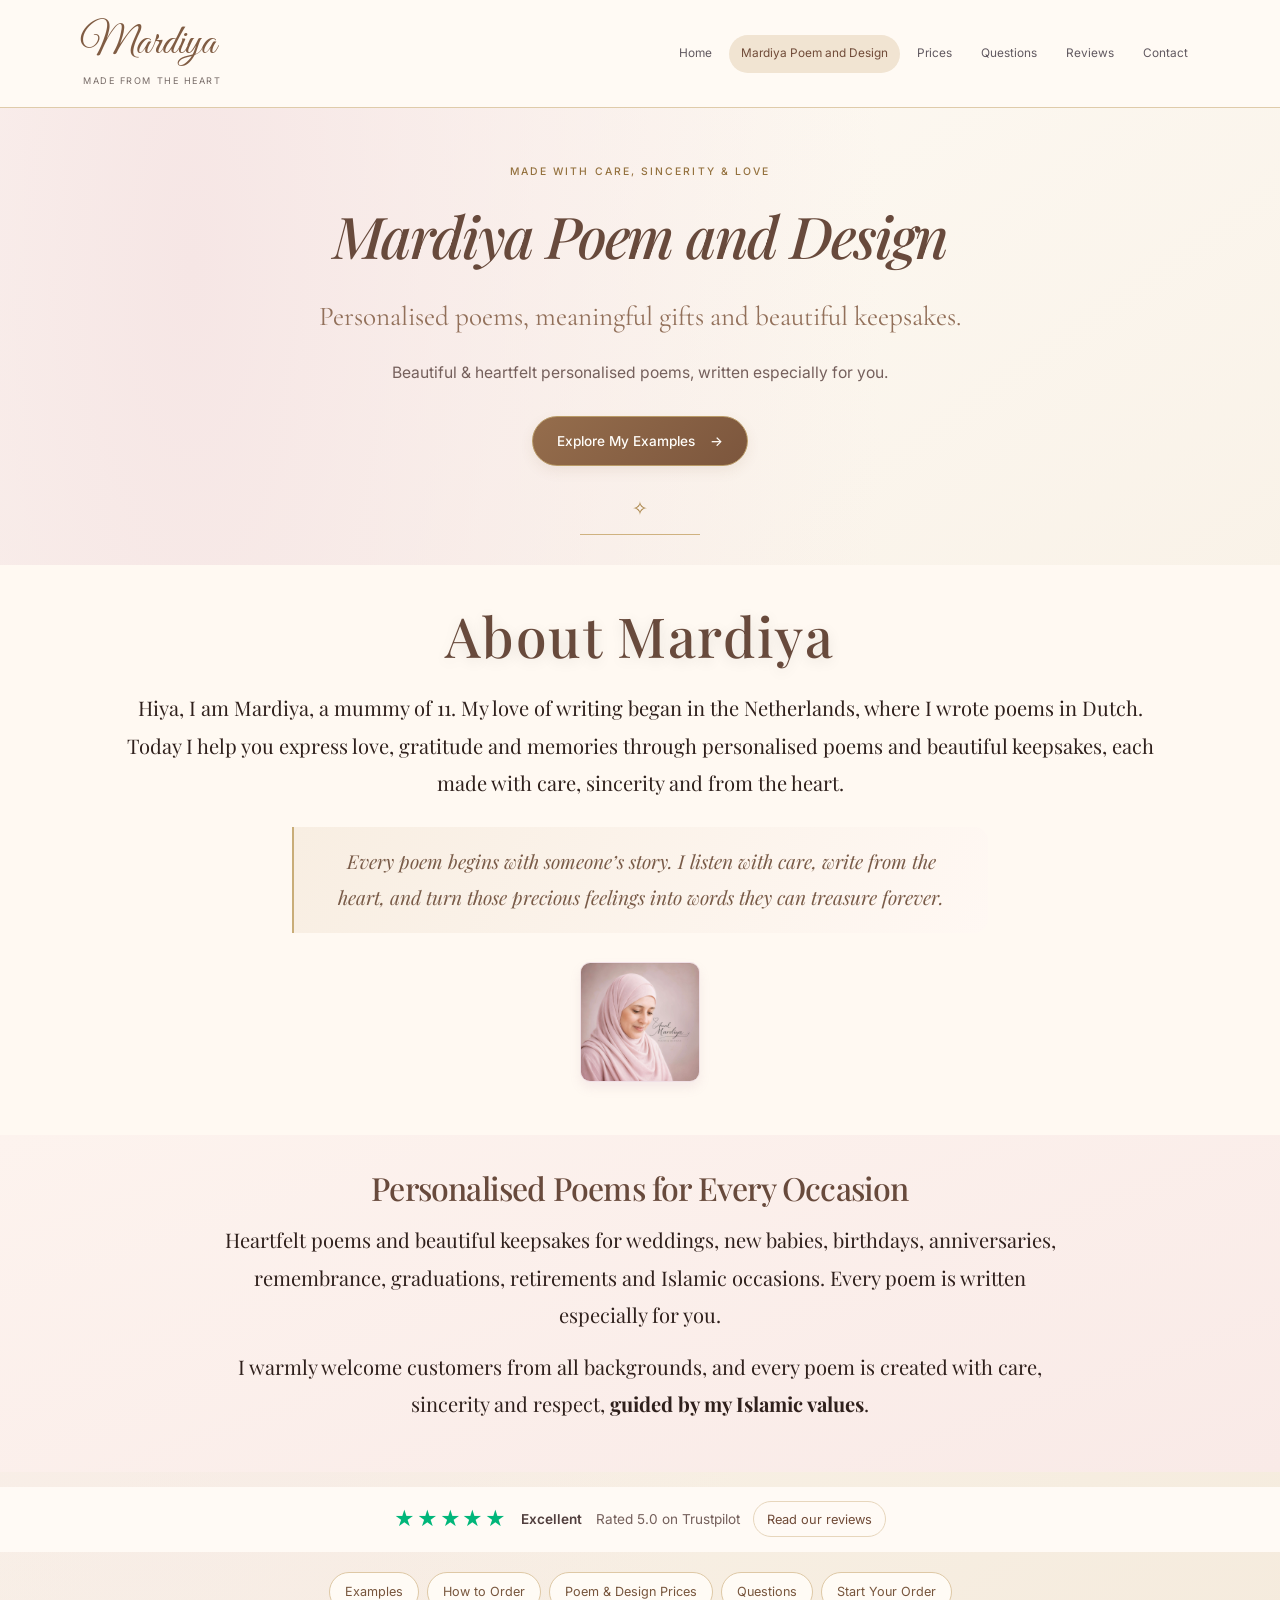
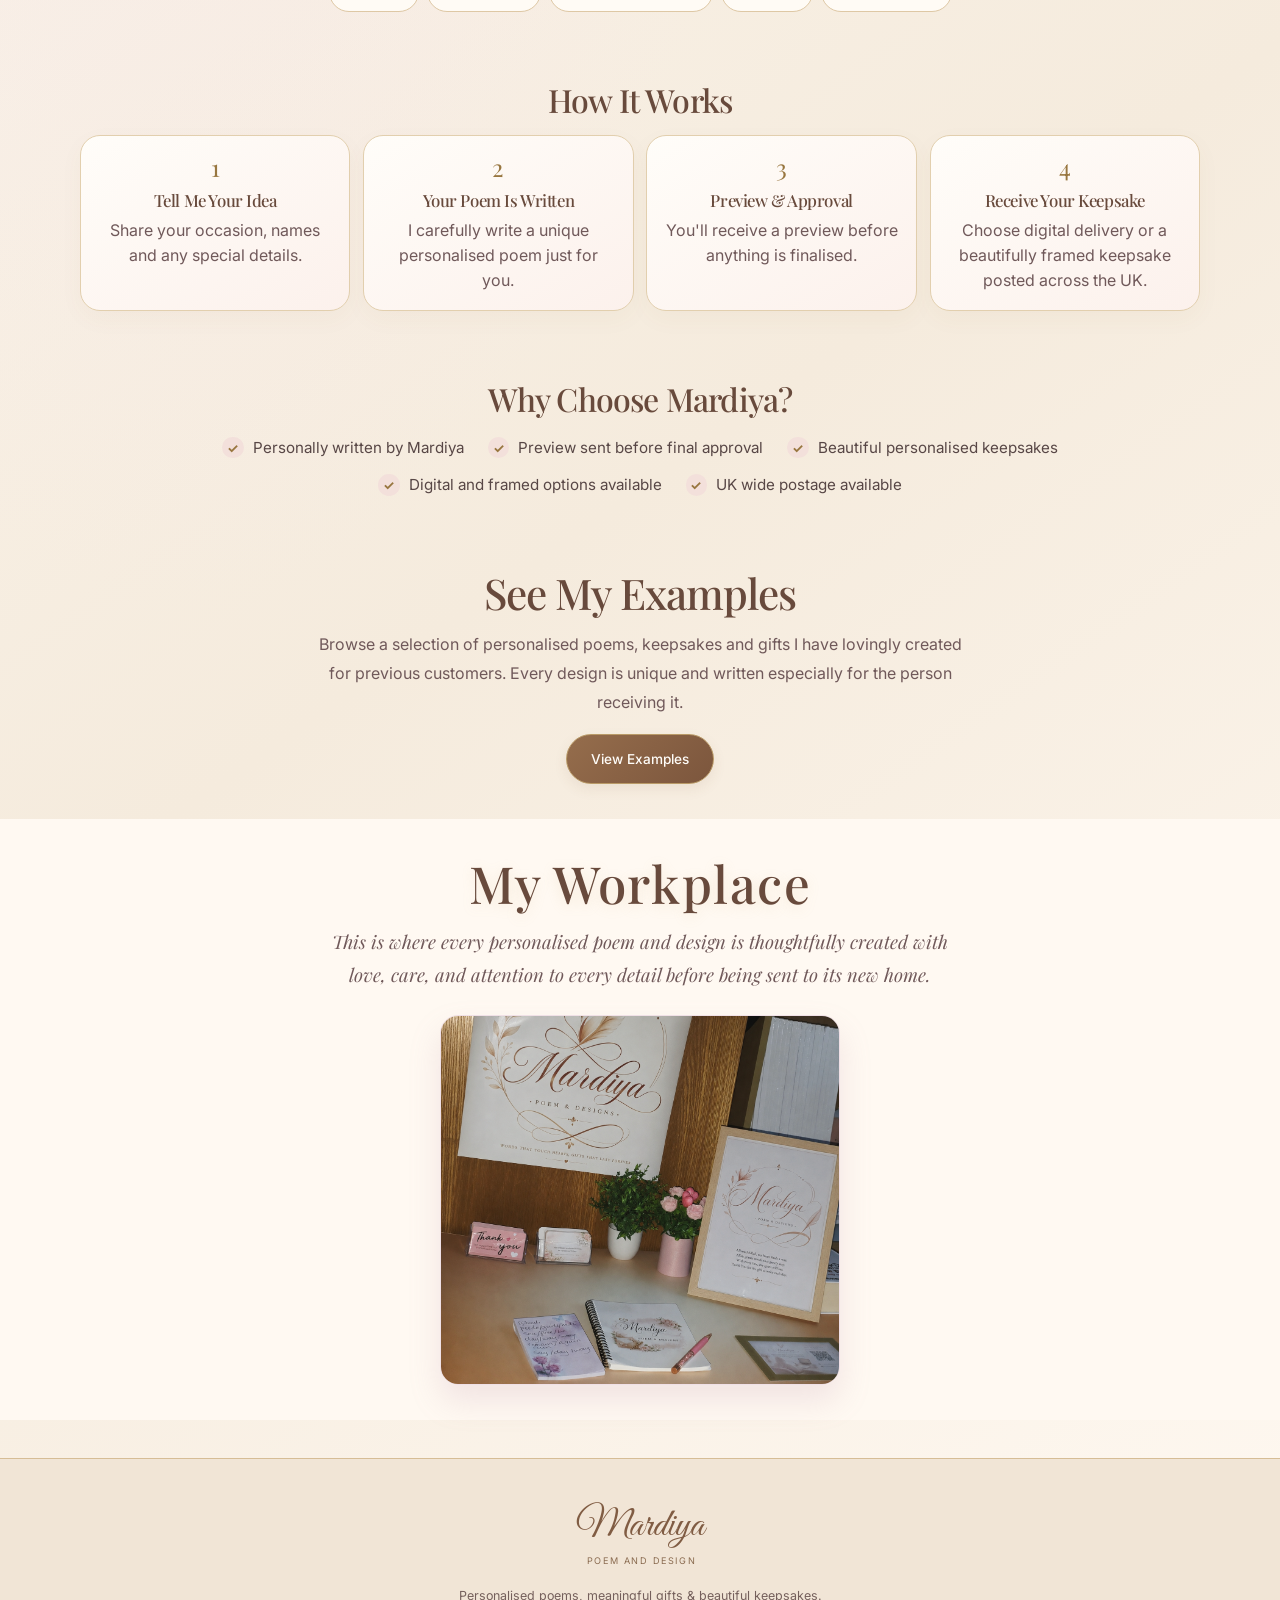
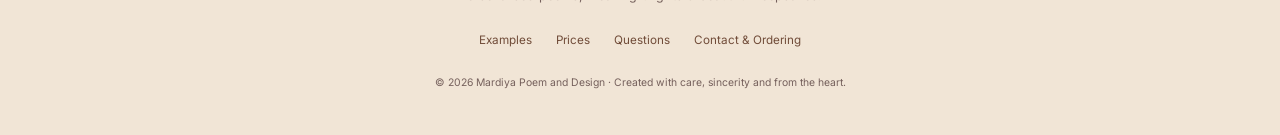
<file: poem-and-design.html>
<!DOCTYPE html>
<html lang="en">
  <head>
    <meta charset="UTF-8" />
    <meta name="viewport" content="width=device-width, initial-scale=1.0" />
    <title>Mardiya Poem and Design | Mardiya</title>
    <meta
      name="description"
      content="Personalised poems, meaningful gifts and beautiful keepsakes. Explore examples, reviews, prices and ordering details."
    />
    <link rel="preconnect" href="https://fonts.googleapis.com" />
    <link rel="preconnect" href="https://fonts.gstatic.com" crossorigin />
    <link
      href="https://fonts.googleapis.com/css2?family=Cormorant+Garamond:wght@500;600;700&family=Great+Vibes&family=Inter:wght@400;500;600;700;800&family=Lato:wght@400;700&family=Playfair+Display:ital,wght@0,500;0,600;1,500;1,600&display=swap"
      rel="stylesheet"
    />
    <link rel="stylesheet" href="styles.css" />
      <link rel="stylesheet" href="redesign.css" />
    <script src="site.js" defer></script>
      <link rel="stylesheet" href="poetry.css" />
  </head>
<body class="m-poetry poetry-luxury">
<a class="skip-link" href="#main-content">Skip to content</a><header class="m-nav"><div class="container m-nav-inner"><a class="m-wordmark" href="./index.html" aria-label="Mardiya home">Mardiya<span>Made from the heart</span></a><button class="menu-toggle" type="button" aria-expanded="false" aria-controls="main-menu" hidden><span class="menu-lines" aria-hidden="true">☰</span> Menu</button><nav class="m-menu" id="main-menu" aria-label="Main navigation"><a href="./index.html">Home</a>
<a href="./poem-and-design.html" aria-current="page">Mardiya Poem and Design</a>
<a href="./pricing.html">Prices</a>
<a href="./faq.html">Questions</a>
<a href="./reviews.html">Reviews</a>
<a href="./contact.html">Contact</a></nav></div></header>
<main id="main-content">
<section class="page-intro container"><p class="eyebrow">Made with care, sincerity &amp; love</p><h1>Mardiya Poem and Design</h1><p class="intro-lead">Personalised poems, meaningful gifts and beautiful keepsakes.</p><p>Beautiful &amp; heartfelt personalised poems, written especially for you.</p><a class="btn btn-primary" href="./examples.html">Explore My Examples <span aria-hidden="true">→</span></a></section>
<section class="about" aria-labelledby="about-heading">
  <div class="container">
    <h2 class="about-title" id="about-heading">About Mardiya</h2>
    <p>Hiya, I am Mardiya, a mummy of 11. My love of writing began in the Netherlands, where I wrote poems in Dutch. Today I help you express love, gratitude and memories through personalised poems and beautiful keepsakes, each made with care, sincerity and from the heart.</p>
    <p class="about-heartfelt-note"><em>Every poem begins with someone’s story. I listen with care, write from the heart, and turn those precious feelings into words they can treasure forever.</em></p>
    <img class="about-image" src="pic/foot-image.jpg" alt="Mardiya" loading="lazy" decoding="async" />
  </div>
</section>
<section class="section occasions" aria-labelledby="about-occasions-heading">
  <div class="container occasions-inner">
    <h2 id="about-occasions-heading">Personalised Poems for Every Occasion</h2>
    <p>Heartfelt poems and beautiful keepsakes for weddings, new babies, birthdays, anniversaries, remembrance, graduations, retirements and Islamic occasions. Every poem is written especially for you.</p>
    <p>I warmly welcome customers from all backgrounds, and every poem is created with care, sincerity and respect, <strong>guided by my Islamic values</strong>.</p>
  </div>
</section>
<section class="trustpilot-summary" aria-label="Trustpilot customer reviews">
      <div class="trustpilot-summary-inner">
        <span class="trustpilot-summary-stars" role="img" aria-label="Five green stars">★★★★★</span>
        <strong>Excellent</strong>
        <span class="trustpilot-summary-rating">Rated 5.0 on Trustpilot</span>
        <a class="trustpilot-summary-link" href="https://uk.trustpilot.com/review/mardiyamumof11.co.uk" target="_blank" rel="noopener noreferrer">Read our reviews</a>
      </div>
    </section>
<nav class="poetry-links" aria-label="Poems and designs navigation"><a href="./examples.html">Examples</a><a href="./how-it-works.html">How to Order</a><a href="./pricing.html#pricing">Poem &amp; Design Prices</a><a href="./faq.html">Questions</a><a href="./contact.html#order">Start Your Order</a></nav>
<section class="section home-how" aria-labelledby="home-how-heading">
  <div class="container">
    <h2 id="home-how-heading">How It Works</h2>
    <ol class="home-step-grid">
      <li class="home-step"><span class="home-step-number" aria-hidden="true">1</span><h3>Tell Me Your Idea</h3><p>Share your occasion, names and any special details.</p></li>
      <li class="home-step"><span class="home-step-number" aria-hidden="true">2</span><h3>Your Poem Is Written</h3><p>I carefully write a unique personalised poem just for you.</p></li>
      <li class="home-step"><span class="home-step-number" aria-hidden="true">3</span><h3>Preview &amp; Approval</h3><p>You'll receive a preview before anything is finalised.</p></li>
      <li class="home-step"><span class="home-step-number" aria-hidden="true">4</span><h3>Receive Your Keepsake</h3><p>Choose digital delivery or a beautifully framed keepsake posted across the UK.</p></li>
    </ol>
  </div>
</section>
<section class="section home-why" aria-labelledby="home-why-heading">
  <div class="container">
    <h2 id="home-why-heading">Why Choose Mardiya?</h2>
    <ul class="home-benefits">
      <li><span class="why-check" aria-hidden="true">✓</span>Personally written by Mardiya</li>
      <li><span class="why-check" aria-hidden="true">✓</span>Preview sent before final approval</li>
      <li><span class="why-check" aria-hidden="true">✓</span>Beautiful personalised keepsakes</li>
      <li><span class="why-check" aria-hidden="true">✓</span>Digital and framed options available</li>
      <li><span class="why-check" aria-hidden="true">✓</span>UK wide postage available</li>
    </ul>
  </div>
</section>
<section class="section container home-order home-examples" aria-labelledby="home-examples-heading">
  <h2 id="home-examples-heading">See My Examples</h2>
  <p>Browse a selection of personalised poems, keepsakes and gifts I have lovingly created for previous customers. Every design is unique and written especially for the person receiving it.</p>
  <a class="btn btn-primary" href="./examples.html">View Examples</a>
</section><section class="section creative-workspace" aria-labelledby="creative-workspace-heading">
        <div class="container creative-workspace-inner">
          <h2 id="creative-workspace-heading">My Workplace</h2>
          <p>
            This is where every personalised poem and design is thoughtfully created with love, care, and attention to
            every detail before being sent to its new home.
          </p>
          <img
            class="creative-workspace-image"
            src="pic/pic3.png"
            alt="Mardiya's creative workspace for personalised poems and designs."
            loading="lazy"
            decoding="async"
          />
        </div>
      </section>
</main>
<footer class="m-footer"><div class="container"><a class="m-wordmark" href="./poem-and-design.html">Mardiya<span>Poem and Design</span></a><p>Personalised poems, meaningful gifts &amp; beautiful keepsakes.</p><div class="footer-links"><a href="./examples.html">Examples</a><a href="./pricing.html">Prices</a><a href="./faq.html">Questions</a><a href="./contact.html#order">Contact &amp; Ordering</a></div><p class="copyright">© 2026 Mardiya Poem and Design · Created with care, sincerity and from the heart.</p></div></footer>
</body>
</html>
</file>
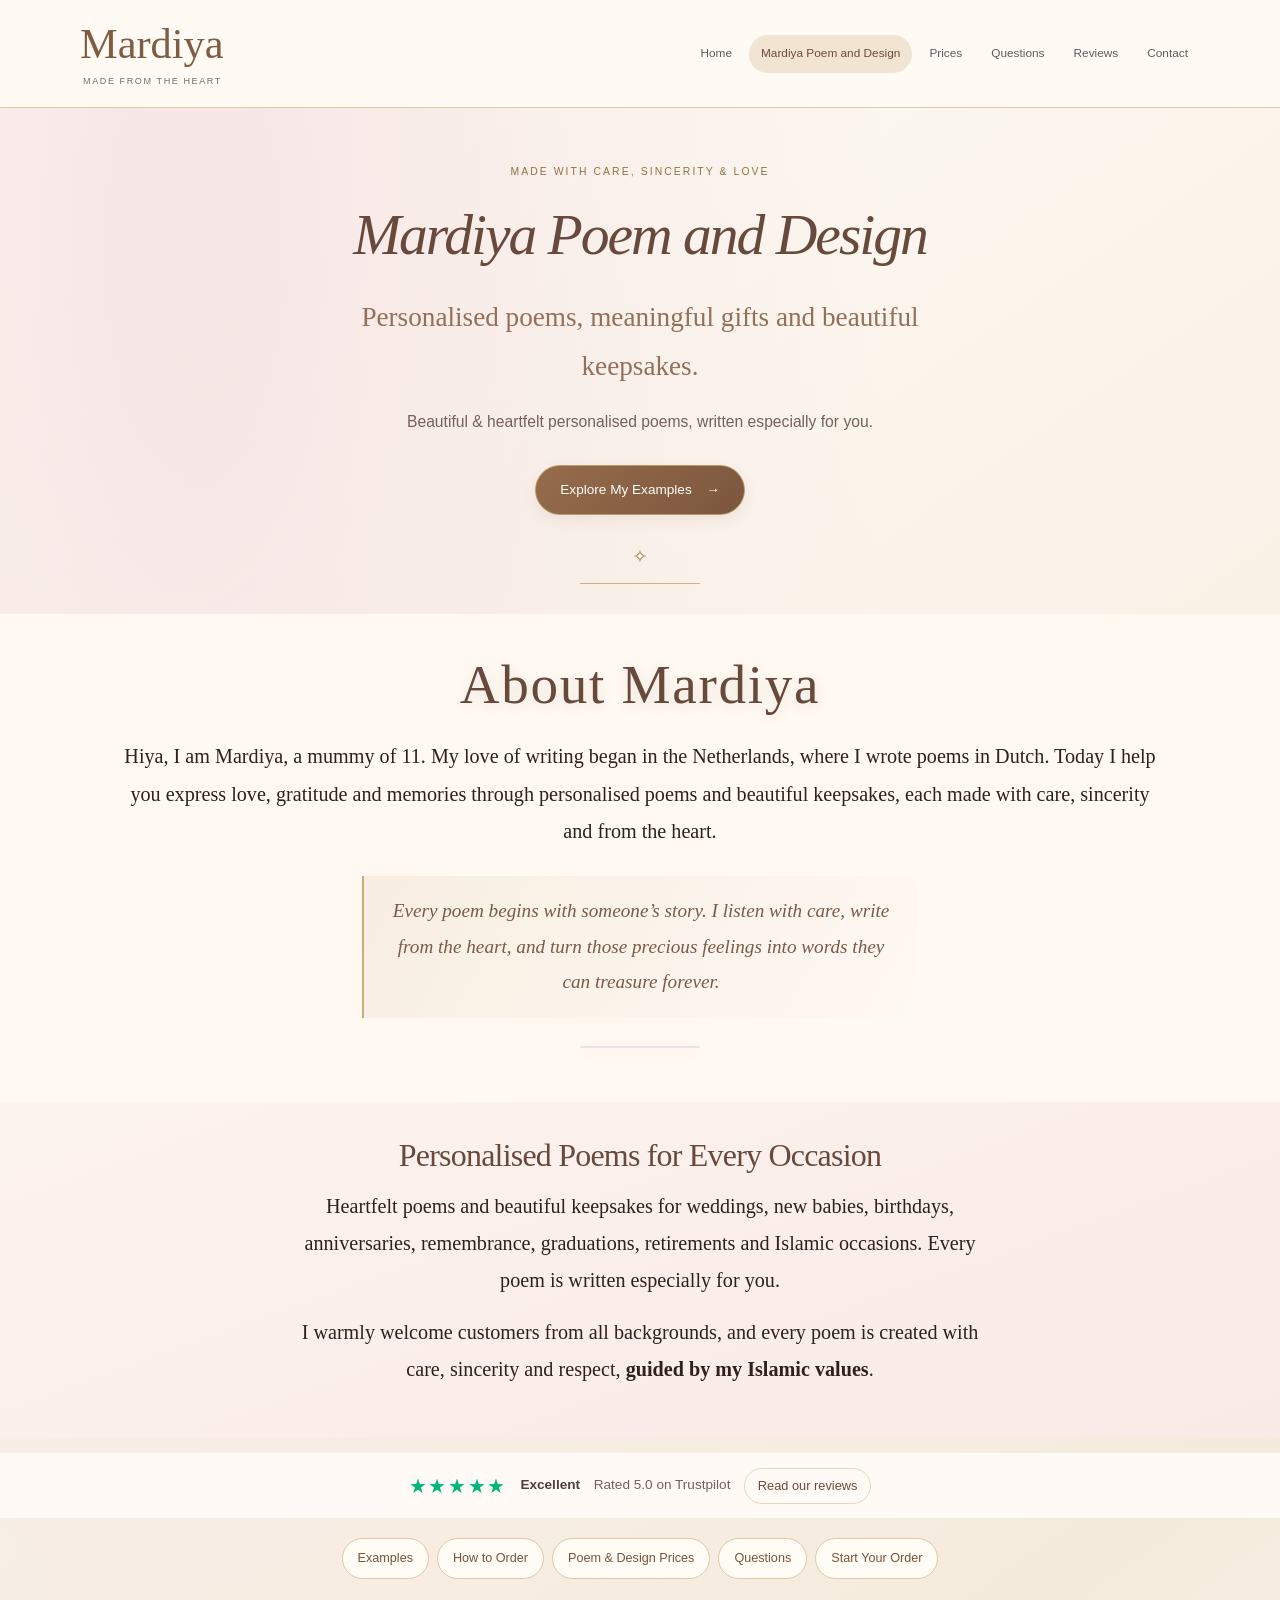
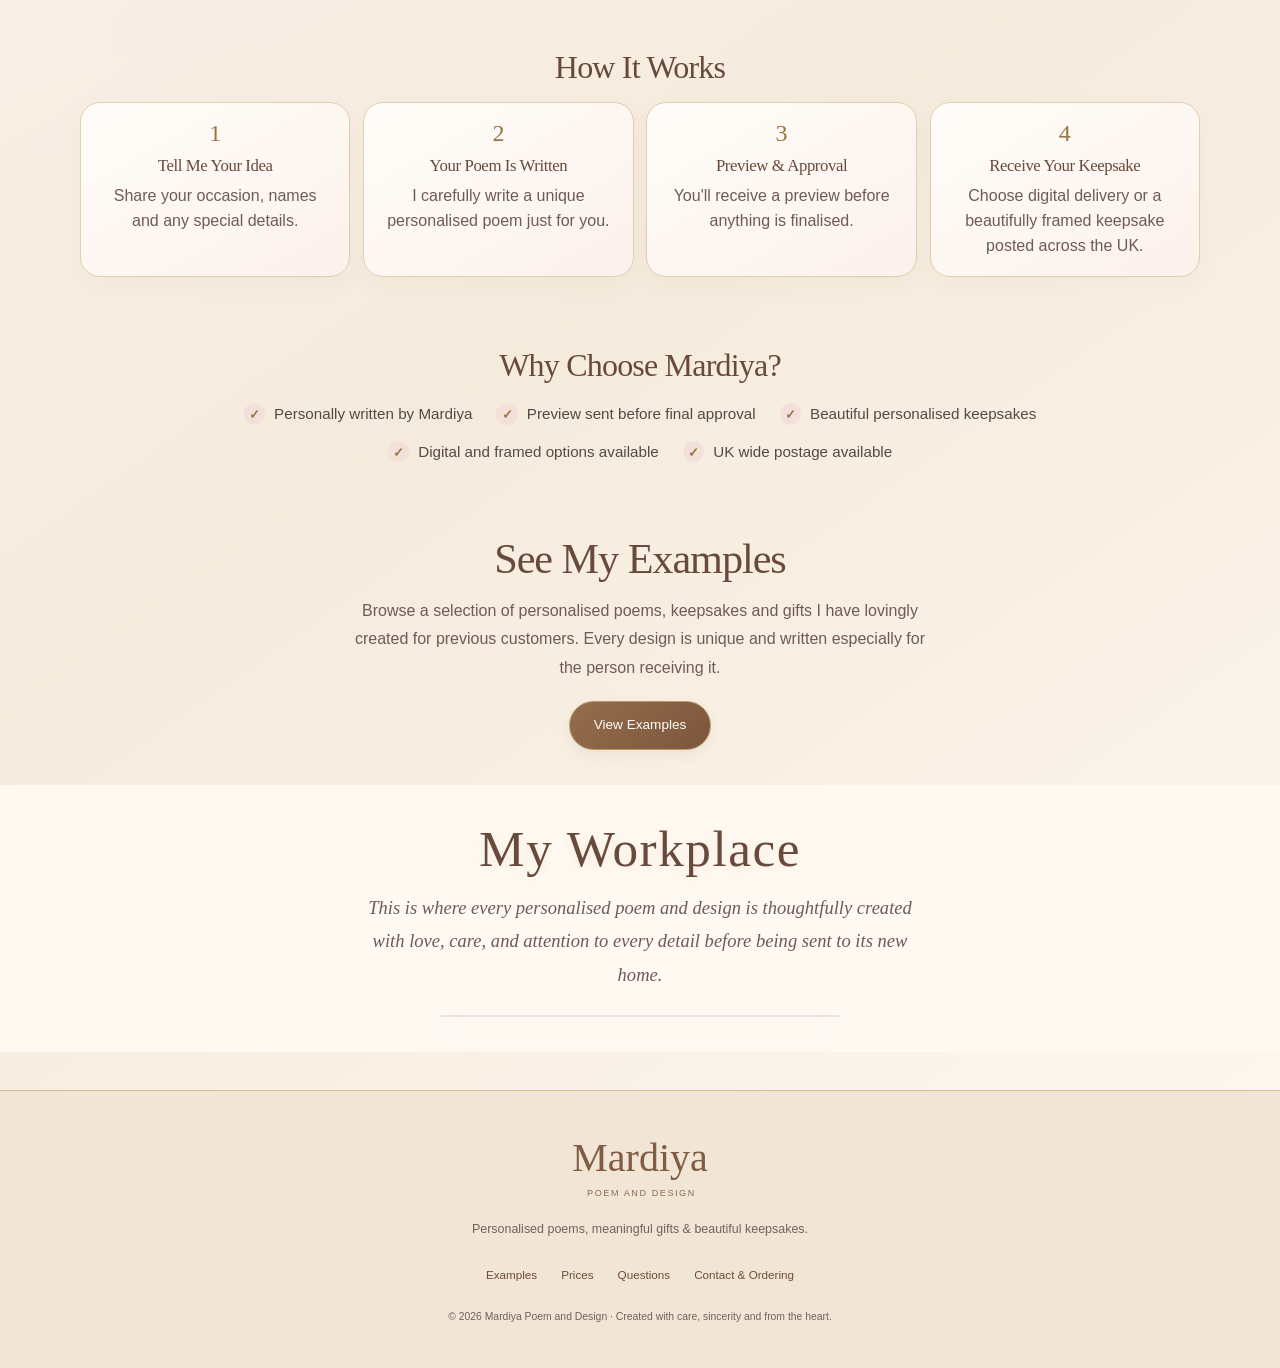
<file: poems.html>
<!DOCTYPE html><html lang="en"><head><meta charset="utf-8"><title>Mardiya Poem and Design</title><meta http-equiv="refresh" content="0; url=./poem-and-design.html"><link rel="canonical" href="https://mardiyamumof11.co.uk/poem-and-design.html"></head><body><a href="./poem-and-design.html">Mardiya Poem and Design</a></body></html>
</file>
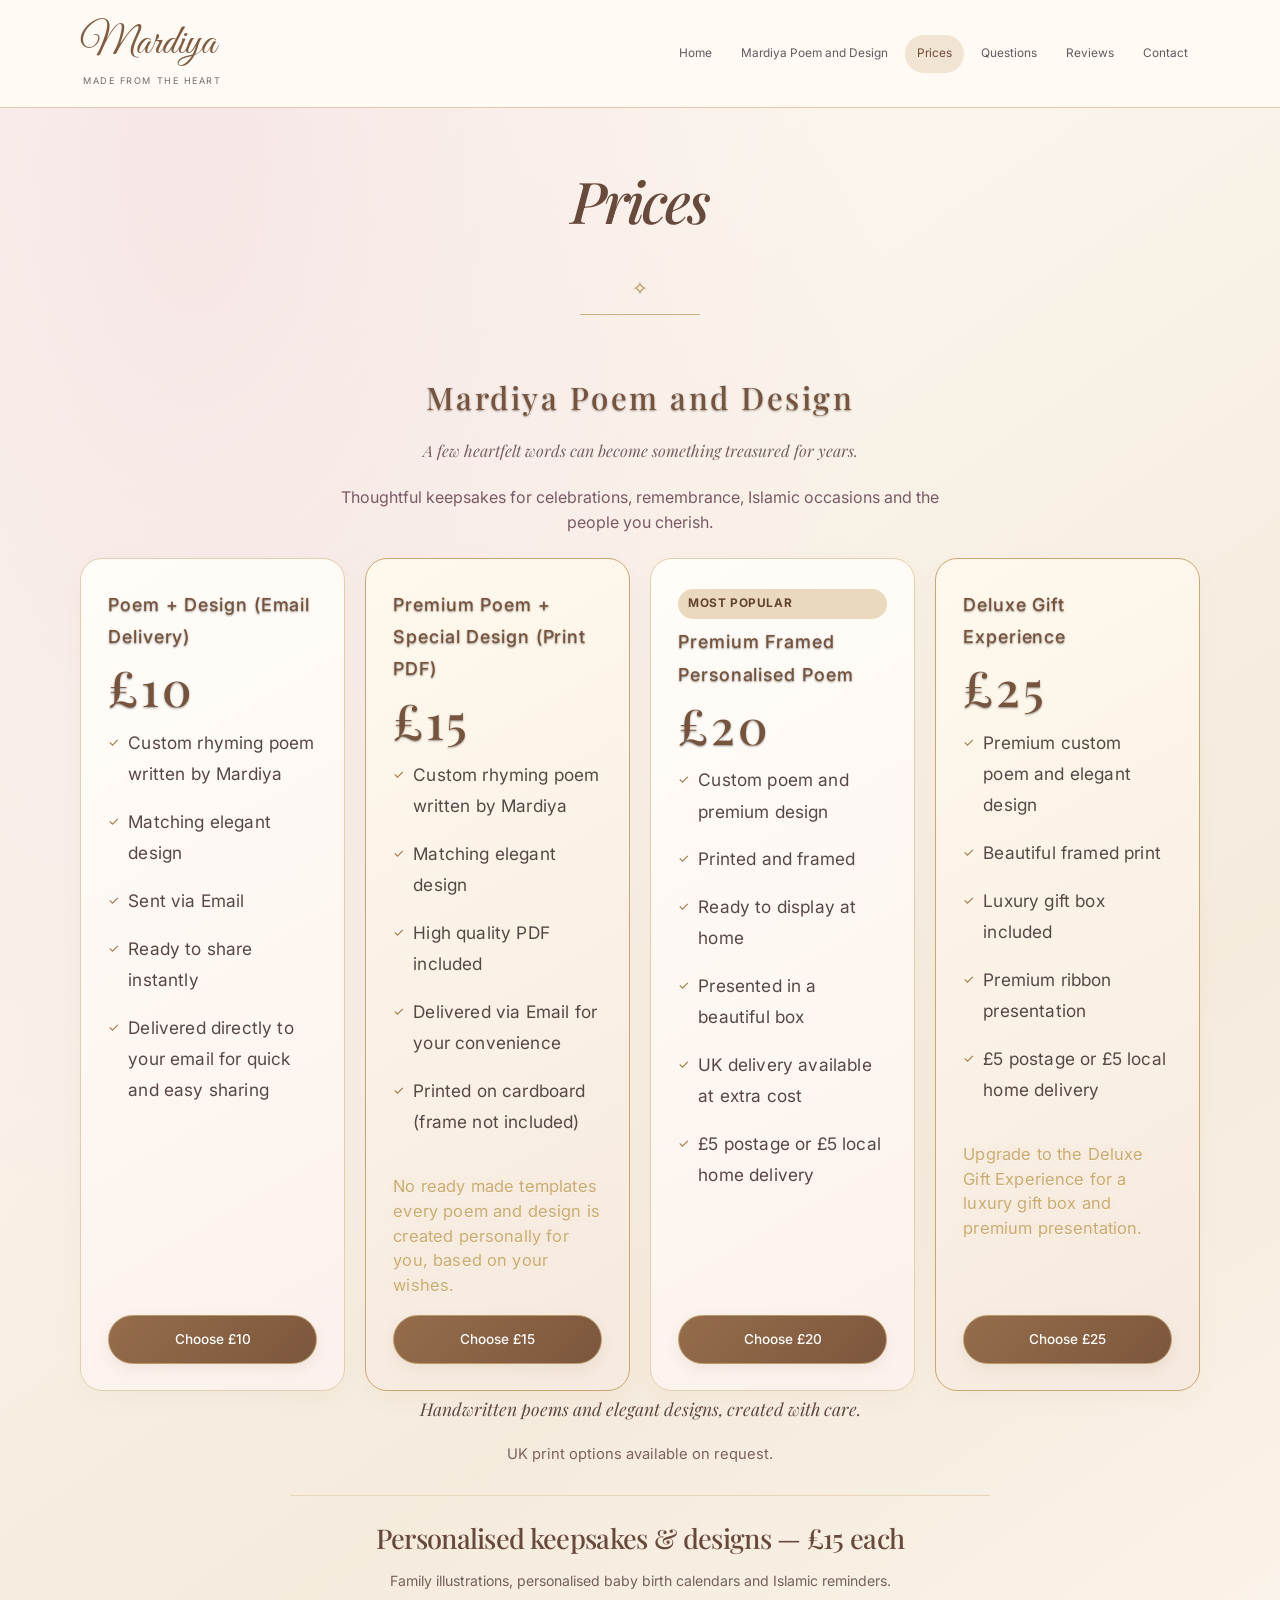
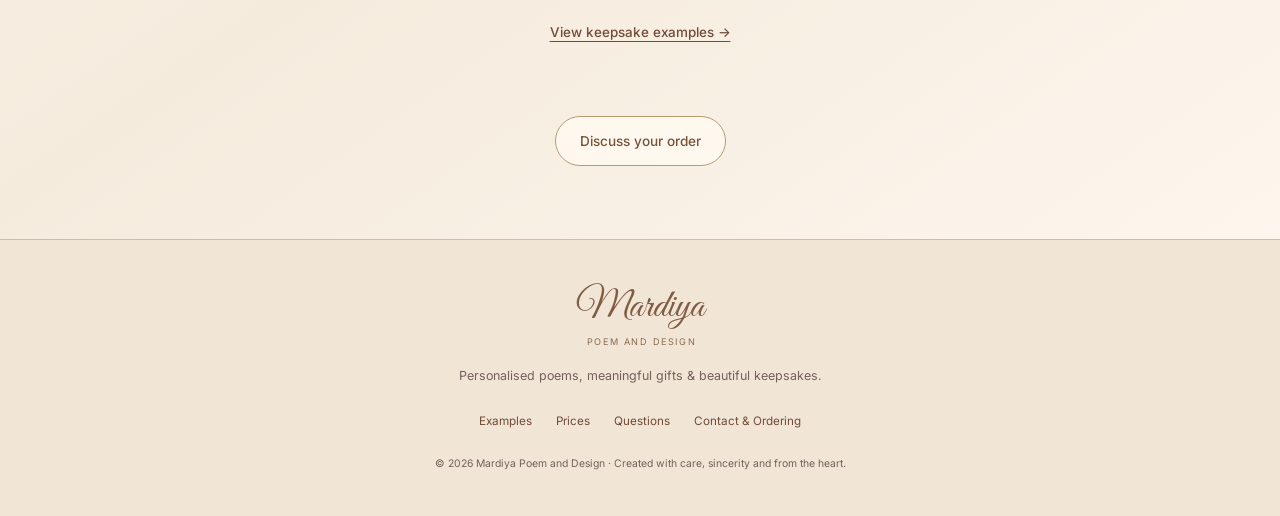
<file: pricing.html>
<!DOCTYPE html>
<html lang="en">
  <head>
    <meta charset="UTF-8" />
    <meta name="viewport" content="width=device-width, initial-scale=1.0" />
    <title>Prices | Mardiya</title>
    <meta
      name="description"
      content="Personalised digital cards crafted with care, elegance, and heart for every special moment."
    />
    <link rel="preconnect" href="https://fonts.googleapis.com" />
    <link rel="preconnect" href="https://fonts.gstatic.com" crossorigin />
    <link
      href="https://fonts.googleapis.com/css2?family=Cormorant+Garamond:wght@500;600;700&family=Great+Vibes&family=Inter:wght@400;500;600;700;800&family=Lato:wght@400;700&family=Playfair+Display:ital,wght@0,500;0,600;1,500;1,600&display=swap"
      rel="stylesheet"
    />
    <link rel="stylesheet" href="styles.css" />
      <link rel="stylesheet" href="redesign.css" />
    <script src="site.js" defer></script>
      <link rel="stylesheet" href="poetry.css" />
  </head>
<body class="poetry-luxury">
<a class="skip-link" href="#main-content">Skip to content</a><header class="m-nav"><div class="container m-nav-inner"><a class="m-wordmark" href="./index.html" aria-label="Mardiya home">Mardiya<span>Made from the heart</span></a><button class="menu-toggle" type="button" aria-expanded="false" aria-controls="main-menu" hidden><span class="menu-lines" aria-hidden="true">☰</span> Menu</button><nav class="m-menu" id="main-menu" aria-label="Main navigation"><a href="./index.html">Home</a>
<a href="./poem-and-design.html">Mardiya Poem and Design</a>
<a href="./pricing.html" aria-current="page">Prices</a>
<a href="./faq.html">Questions</a>
<a href="./reviews.html">Reviews</a>
<a href="./contact.html">Contact</a></nav></div></header>
<header class="hero"><div class="container"><h1>Prices</h1></div></header>
<main id="main-content"><section class="section container" id="pricing">
        <h2 class="pricing-title">Mardiya Poem and Design</h2>
        <p class="pricing-softline">A few heartfelt words can become something treasured for years.</p>
        <p class="printed-april-note">
          Thoughtful keepsakes for celebrations, remembrance, Islamic occasions and the people you cherish.
        </p>
        <div class="pricing-options" aria-label="Pricing options">
          <article class="price-card">
            <p class="price-label">Poem + Design (Email Delivery)</p>
            <p class="price">£10</p>
            <ul class="price-features">
              <li><span class="feature-icon" aria-hidden="true">✓</span>Custom rhyming poem written by Mardiya</li>
              <li><span class="feature-icon" aria-hidden="true">✓</span>Matching elegant design</li>
              <li><span class="feature-icon" aria-hidden="true">✓</span>Sent via Email</li>
              <li><span class="feature-icon" aria-hidden="true">✓</span>Ready to share instantly</li>
              <li><span class="feature-icon" aria-hidden="true">✓</span>Delivered directly to your email for quick and easy sharing</li>
            </ul>
            <a
              class="btn btn-price-select"
              href="mailto:Mardiya.mumof11@gmail.com?subject=Personalised%20Poem%20Order%20%E2%80%93%20%C2%A310%20Package&amp;body=Hiya%20Mardiya%2C%0A%0AI%20would%20like%20to%20order%20the%20%C2%A310%20Personalised%20Poem%20%2B%20Design%20package.%0A%0AName%20for%20the%20poem%3A%0AOccasion%3A%0AWho%20the%20poem%20is%20for%3A%0AImportant%20details/story%20I%20would%20like%20included%3A%0APreferred%20colours/design%3A%0AAnything%20else%3A%0A%0AThank%20you."
              >Choose £10</a
            >
          </article>

          <article class="price-card price-card-popular">
            <p class="price-label">Premium Poem + Special Design (Print PDF)</p>
            <p class="price">£15</p>
            <ul class="price-features">
              <li><span class="feature-icon" aria-hidden="true">✓</span>Custom rhyming poem written by Mardiya</li>
              <li><span class="feature-icon" aria-hidden="true">✓</span>Matching elegant design</li>
              <li><span class="feature-icon" aria-hidden="true">✓</span>High quality PDF included</li>
              <li><span class="feature-icon" aria-hidden="true">✓</span>Delivered via Email for your convenience</li>
              <li><span class="feature-icon" aria-hidden="true">✓</span>Printed on cardboard (frame not included)</li>
            </ul>
            <p class="premium-detail">No ready made templates every poem and design is created personally for you, based on your wishes.</p>
            <a
              class="btn btn-price-select"
              href="mailto:Mardiya.mumof11@gmail.com?subject=Premium%20Poem%20%2B%20Special%20Design%20Order%20%E2%80%93%20%C2%A315%20Package&amp;body=Hiya%20Mardiya%2C%0A%0AI%20would%20like%20to%20order%20the%20%C2%A315%20Premium%20Poem%20%2B%20Special%20Design%20package.%0A%0AName%20for%20the%20poem%3A%0AOccasion%3A%0AWho%20the%20poem%20is%20for%3A%0AImportant%20details/story%20I%20would%20like%20included%3A%0APreferred%20colours/design%3A%0AAnything%20else%3A%0A%0AThank%20you."
              >Choose £15</a
            >
          </article>

          <article class="price-card">
            <p class="popular-badge">Most Popular</p>
            <p class="price-label">Premium Framed Personalised Poem</p>
            <p class="price">£20</p>
            <ul class="price-features">
              <li><span class="feature-icon" aria-hidden="true">✓</span>Custom poem and premium design</li>
              <li><span class="feature-icon" aria-hidden="true">✓</span>Printed and framed</li>
              <li><span class="feature-icon" aria-hidden="true">✓</span>Ready to display at home</li>
              <li><span class="feature-icon" aria-hidden="true">✓</span>Presented in a beautiful box</li>
              <li><span class="feature-icon" aria-hidden="true">✓</span>UK delivery available at extra cost</li>
              <li><span class="feature-icon" aria-hidden="true">✓</span>£5 postage or £5 local home delivery</li>
            </ul>
            <a
              class="btn btn-price-select"
              href="mailto:Mardiya.mumof11@gmail.com?subject=Premium%20Framed%20Personalised%20Poem%20Order%20%E2%80%93%20%C2%A320%20Package&amp;body=Hiya%20Mardiya%2C%0A%0AI%20would%20like%20to%20order%20the%20%C2%A320%20Premium%20Framed%20Personalised%20Poem%20package.%0A%0AName%20for%20the%20poem%3A%0AOccasion%3A%0AWho%20the%20poem%20is%20for%3A%0AImportant%20details/story%20I%20would%20like%20included%3A%0APreferred%20colours/design%3A%0AAnything%20else%3A%0A%0AThank%20you."
              >Choose £20</a
            >
          </article>

          <article class="price-card price-card-deluxe">
            <p class="price-label">Deluxe Gift Experience</p>
            <p class="price">£25</p>
            <ul class="price-features">
              <li><span class="feature-icon" aria-hidden="true">✓</span>Premium custom poem and elegant design</li>
              <li><span class="feature-icon" aria-hidden="true">✓</span>Beautiful framed print</li>
              <li><span class="feature-icon" aria-hidden="true">✓</span>Luxury gift box included</li>
              <li><span class="feature-icon" aria-hidden="true">✓</span>Premium ribbon presentation</li>
              <li><span class="feature-icon" aria-hidden="true">✓</span>£5 postage or £5 local home delivery</li>
            </ul>
            <p class="premium-detail">Upgrade to the Deluxe Gift Experience for a luxury gift box and premium presentation.</p>
            <a
              class="btn btn-price-select"
              href="mailto:Mardiya.mumof11@gmail.com?subject=Deluxe%20Gift%20Experience%20Order%20%E2%80%93%20%C2%A325%20Package&amp;body=Hiya%20Mardiya%2C%0A%0AI%20would%20like%20to%20order%20the%20%C2%A325%20Deluxe%20Gift%20Experience%20package.%0A%0AName%20for%20the%20poem%3A%0AOccasion%3A%0AWho%20the%20poem%20is%20for%3A%0AImportant%20details/story%20I%20would%20like%20included%3A%0APreferred%20colours/design%3A%0AAnything%20else%3A%0A%0AThank%20you."
              >Choose £25</a
            >
          </article>
        </div>

        <p class="pricing-trust">Handwritten poems and elegant designs, created with care.</p>

        <p class="pricing-note">UK print options available on request.</p><div class="design-price-note"><h3>Personalised keepsakes &amp; designs — £15 each</h3><p>Family illustrations, personalised baby birth calendars and Islamic reminders.</p><a class="text-link" href="./examples.html#keepsakes-heading">View keepsake examples →</a></div>


      </section>
<div class="container home-order section"><a class="btn btn-secondary" href="./contact.html">Discuss your order</a></div>
</main>
<footer class="m-footer"><div class="container"><a class="m-wordmark" href="./poem-and-design.html">Mardiya<span>Poem and Design</span></a><p>Personalised poems, meaningful gifts &amp; beautiful keepsakes.</p><div class="footer-links"><a href="./examples.html">Examples</a><a href="./pricing.html">Prices</a><a href="./faq.html">Questions</a><a href="./contact.html#order">Contact &amp; Ordering</a></div><p class="copyright">© 2026 Mardiya Poem and Design · Created with care, sincerity and from the heart.</p></div></footer>
</body>
</html>
</file>
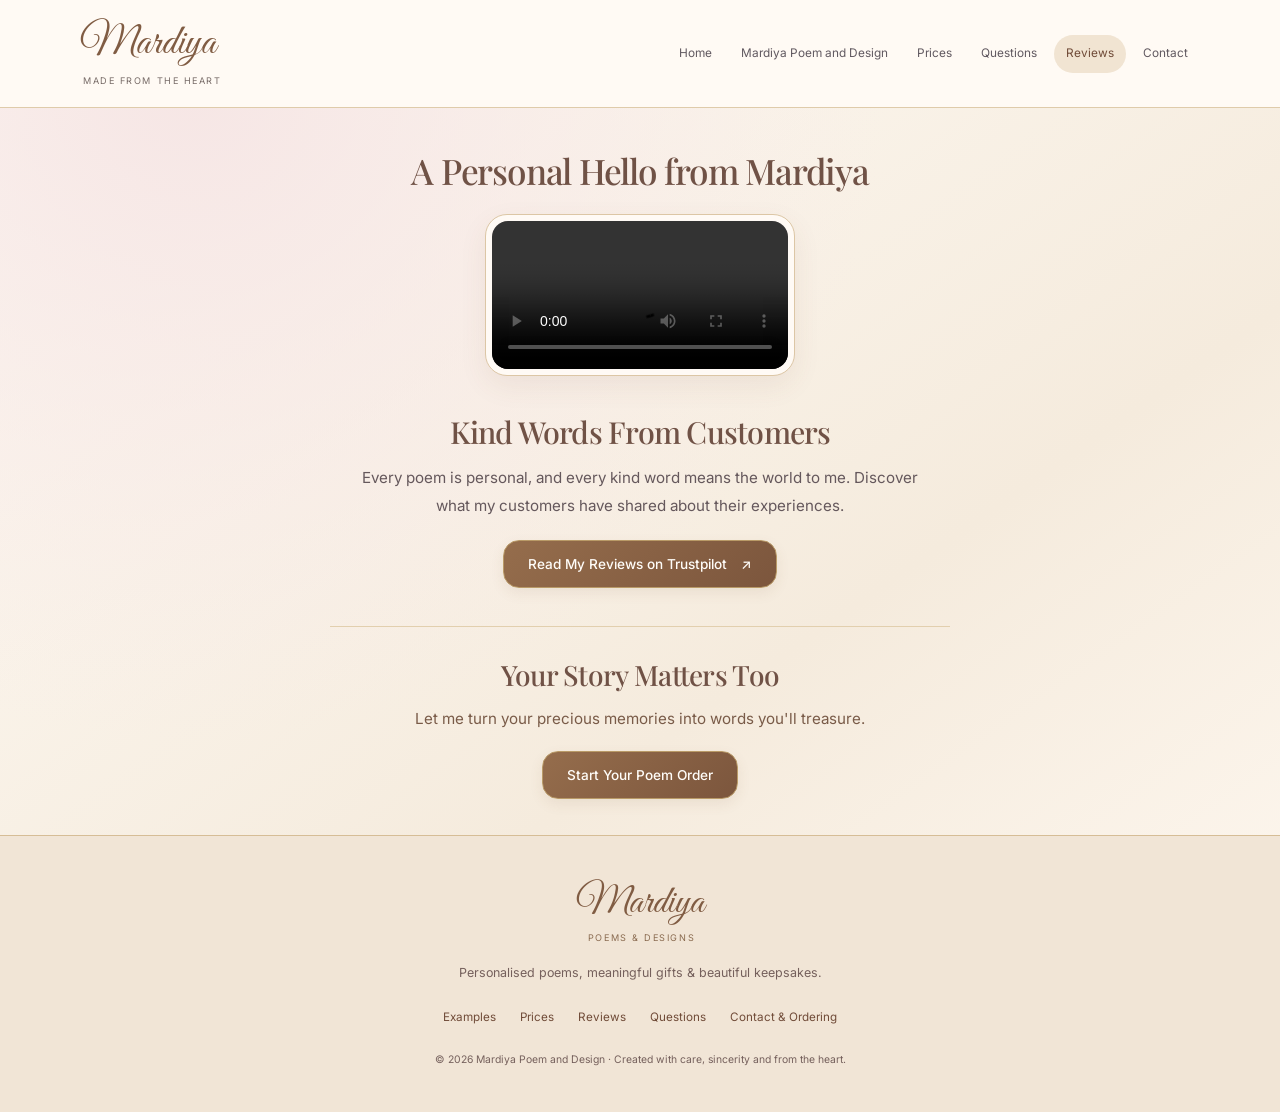
<file: reviews.html>
<!DOCTYPE html>
<html lang="en">
<head>
  <meta charset="UTF-8">
  <meta name="viewport" content="width=device-width, initial-scale=1.0">
  <title>Customer Reviews | Mardiya – Poems &amp; Designs</title>
  <meta name="description" content="Meet Mardiya and read independent customer experiences on Trustpilot. Discover personalised poems and framed keepsakes made with love.">
  <link rel="preconnect" href="https://fonts.googleapis.com">
  <link rel="preconnect" href="https://fonts.gstatic.com" crossorigin>
  <link href="https://fonts.googleapis.com/css2?family=Cormorant+Garamond:wght@500;600;700&family=Great+Vibes&family=Inter:wght@400;500;600;700;800&family=Lato:wght@400;700&family=Playfair+Display:ital,wght@0,500;0,600;1,500;1,600&display=swap" rel="stylesheet">
  <link rel="stylesheet" href="styles.css">
  <link rel="stylesheet" href="redesign.css">
  <link rel="stylesheet" href="poetry.css">
  <script src="site.js" defer></script>
  <style>
    .m-reviews .reviews-main { max-width: 790px; padding: clamp(24px, 4vw, 40px) 0 8px; text-align: center; }
    .m-reviews .reviews-main h1,
    .m-reviews .reviews-main h2 { color: #705246; line-height: 1.3; text-wrap: balance; }
    .m-reviews .reviews-main h1 { margin: 0 0 20px; font-size: clamp(1.55rem, 4.5vw, 2.2rem); font-style: normal; }
    .m-reviews .reviews-main h2 { margin: 0 0 12px; font-size: clamp(1.4rem, 4vw, 1.9rem); }
    .m-reviews .review-video-frame { width: min(100%, 310px); margin: 0 auto; padding: 6px; border: 1px solid #dcc6a5; border-radius: 22px; background: #fffaf5; box-shadow: 0 10px 28px rgba(112, 78, 54, .08); }
    .m-reviews .review-video-frame video { display: block; width: 100%; height: auto; object-fit: contain; border-radius: 16px; background: #f2e8e4; }
    .m-reviews .reviews-customers { margin: clamp(26px, 4vw, 36px) auto 0; max-width: 620px; }
    .m-reviews .reviews-customers p { max-width: 56ch; margin: 0 auto 20px; color: #65585c; font-size: .95rem; line-height: 1.85; text-wrap: pretty; }
    .m-reviews .reviews-main .btn { max-width: 100%; min-height: 48px; padding: .8rem 1.5rem; white-space: normal; border-radius: 16px; }
    .m-reviews .reviews-order { max-width: 620px; margin: clamp(28px, 4vw, 38px) auto 0; padding: clamp(24px, 4vw, 30px) 12px 0; border-top: 1px solid #e2cfae; }
    .m-reviews .reviews-order h2 { font-size: clamp(1.35rem, 4vw, 1.75rem); }
    .m-reviews .reviews-order p { margin: 0 auto 18px; color: #795b48; font-size: .95rem; line-height: 1.8; text-wrap: pretty; }
    .m-reviews .m-footer { margin-top: 28px; }
    @media (max-width: 400px) { .m-reviews .reviews-main .btn { width: 100%; padding-inline: 1rem; } }
  </style>
</head>
<body class="m-poetry poetry-luxury m-reviews">
<a class="skip-link" href="#main-content">Skip to content</a>
<header class="m-nav">
  <div class="container m-nav-inner">
    <a class="m-wordmark" href="./index.html" aria-label="Mardiya home">Mardiya<span>Made from the heart</span></a>
    <button class="menu-toggle" type="button" aria-expanded="false" aria-controls="main-menu" hidden><span class="menu-lines" aria-hidden="true">☰</span> Menu</button>
    <nav class="m-menu" id="main-menu" aria-label="Main navigation">
      <a href="./index.html">Home</a>
      <a href="./poem-and-design.html">Mardiya Poem and Design</a>
      <a href="./pricing.html">Prices</a>
      <a href="./faq.html">Questions</a>
      <a href="./reviews.html" aria-current="page">Reviews</a>
      <a href="./contact.html">Contact</a>
    </nav>
  </div>
</header>
<main id="main-content" class="reviews-main container">
  <section class="reviews-hello" aria-labelledby="review-video-heading">
    <h1 id="review-video-heading">A Personal Hello from Mardiya</h1>
    <div class="review-video-frame" id="review-video-frame">
      <video id="review-welcome-video" controls playsinline preload="metadata" width="350" height="622" aria-label="Mardiya introducing her small business and inviting viewers to read customer reviews">
        <source src="./pic/trustpilot.mp4" type="video/mp4">
        Your browser does not support HTML5 video.
      </video>
    </div>
  </section>
  <section class="reviews-customers" aria-labelledby="customer-reviews-heading">
    <h2 id="customer-reviews-heading">Kind Words From Customers</h2>
    <p>Every poem is personal, and every kind word means the world to me. Discover what my customers have shared about their experiences.</p>
    <a class="btn btn-primary" href="https://uk.trustpilot.com/review/mardiyamumof11.co.uk" target="_blank" rel="noopener noreferrer">Read My Reviews on Trustpilot <span aria-hidden="true">↗</span></a>
  </section>
  <section class="reviews-order" aria-labelledby="reviews-order-heading">
    <h2 id="reviews-order-heading">Your Story Matters Too</h2>
    <p>Let me turn your precious memories into words you'll treasure.</p>
    <a href="./contact.html#order" class="btn btn-primary">Start Your Poem Order</a>
  </section>
</main>
<footer class="m-footer"><div class="container">
<a class="m-wordmark" href="./poem-and-design.html">Mardiya<span>POEMS &amp; DESIGNS</span></a>
<p>Personalised poems, meaningful gifts &amp; beautiful keepsakes.</p>
<div class="footer-links"><a href="./examples.html">Examples</a><a href="./pricing.html">Prices</a><a href="./reviews.html">Reviews</a><a href="./faq.html">Questions</a><a href="./contact.html#order">Contact &amp; Ordering</a></div>
<p class="copyright">© 2026 Mardiya Poem and Design · Created with care, sincerity and from the heart.</p>
</div></footer>
</body>
</html>
</file>
<file: styles.css>
:root {
  --bg: #f6efea;
  --bg-soft: #fff8f3;
  --text: #3d2c2b;
  --muted: #6f5a58;
  --primary: #8b4f7d;
  --primary-strong: #733f67;
  --card: #ffffff;
  --border: #ecd8d4;
  --gold-accent: #cfb07a;
}

* {
  box-sizing: border-box;
}

body {
  margin: 0;
  font-family: "Inter", sans-serif;
  line-height: 1.6;
  color: var(--text);
  background-color: var(--bg);
  background-image:
    radial-gradient(circle at 14% 12%, rgba(207, 176, 122, 0.08) 0%, rgba(207, 176, 122, 0) 36%),
    radial-gradient(circle at 84% 16%, rgba(232, 195, 196, 0.2) 0%, rgba(232, 195, 196, 0) 30%),
    radial-gradient(circle at 82% 84%, rgba(207, 176, 122, 0.07) 0%, rgba(207, 176, 122, 0) 32%),
    radial-gradient(circle at 16% 82%, rgba(243, 232, 230, 0.95) 0%, rgba(243, 232, 230, 0) 34%),
    linear-gradient(140deg, #f6efea 0%, #f3e8e6 48%, #fbf6f1 100%);
  background-attachment: fixed;
}

.container {
  width: min(1200px, 92%);
  margin: 0 auto;
}

.site-nav {
  position: relative;
  z-index: 10;

  background: rgba(255, 250, 246, 0.88);
  backdrop-filter: blur(12px);
}

.site-nav-inner {
  min-height: 68px;
  display: grid;
  grid-template-columns: minmax(0, 1fr) auto minmax(0, 1fr);
  align-items: center;
  gap: 0.8rem;
}

.site-brand {
  color: #624650;
  font-family: "Playfair Display", Georgia, serif;
  font-size: clamp(1rem, 3.7vw, 1.28rem);
  font-weight: 600;
  white-space: nowrap;
  text-decoration: none;
}

.site-brand span {
  color: #8b6b68;
  font-weight: 500;
}

.site-brand:hover,
.site-brand:focus-visible {
  color: var(--primary-strong);
}

@media (max-width: 480px) {
  .site-nav-inner {
    gap: 0.3rem;
  }

  .site-brand span {
    display: none;
  }
}

.hero {
  padding: 4rem 0 3rem;
  text-align: center;
  position: relative;
}

.hero::before {
  content: "";
  position: absolute;
  inset: 0;
  pointer-events: none;
  opacity: 0.45;
  background-image:
    radial-gradient(circle at 12% 24%, rgba(207, 176, 122, 0.18) 0 1px, transparent 2px),
    radial-gradient(circle at 86% 30%, rgba(207, 176, 122, 0.14) 0 1px, transparent 2px),
    radial-gradient(circle at 46% 16%, rgba(233, 209, 178, 0.1) 0 2px, transparent 3px);
  background-size: 180px 140px, 220px 170px, 260px 180px;
}

.hero .container {
  position: relative;
  z-index: 1;
  display: grid;
  justify-items: center;
  gap: 0.6rem;
}

h1,
h2,
h3 {
  margin: 0 0 0.8rem;
  line-height: 1.2;
}

h1 {
  max-width: 1080px;
  margin-bottom: 0.45rem;
  font-family: "Playfair Display", Georgia, serif;
  font-style: italic;
  font-weight: 500;
  font-size: clamp(1.8rem, 4.6vw, 4.25rem);
  letter-spacing: 0.04em;
  line-height: 1.22;
  color: #5a3f3f;
  text-wrap: balance;
}

h2 {
  font-size: clamp(1.6rem, 2.5vw, 3rem);
}

.tagline {
  max-width: 980px;
  margin: 0 auto 0.4rem;
  font-size: clamp(1.2rem, 3vw, 2.25rem);
  font-family: "Great Vibes", "Playfair Display", serif;
  font-weight: 400;
  letter-spacing: 0.03em;
  line-height: 1.35;
  color: var(--primary-strong);
}

.hero-intro-line {
  margin: 0.15rem auto 0.25rem;
  max-width: 980px;
  color: #70595a;
  font-family: "Playfair Display", Georgia, serif;
  font-size: clamp(0.98rem, 2.8vw, 1.3rem);
  line-height: 1.65;
}

.hero-badge {
  margin: 0.1rem 0 0;
  padding: 0.32rem 0.8rem;
  border: 1px solid #dcc5be;
  border-radius: 999px;
  background: rgba(255, 248, 243, 0.9);
  color: #6f5452;
  font-size: 0.92rem;
  font-weight: 600;
  letter-spacing: 0.04em;
  text-transform: uppercase;
}

.hero-actions {
  margin-top: 0.55rem;
  display: flex;
  align-items: center;
  justify-content: center;
  gap: 0.9rem;
  flex-wrap: wrap;
}

.hero-actions .btn {
  width: auto;
}

.hero-trust {
  margin: 0.3rem 0 0;
  font-family: "Playfair Display", Georgia, serif;
  font-style: italic;
  font-size: 0.98rem;
  letter-spacing: 0.02em;
  color: #7d6360;
}

.why-choose {
  background: linear-gradient(160deg, #fffaf6 0%, #f8eee8 100%);

}

.why-choose-inner {
  text-align: center;
  max-width: 760px;
}

.why-choose h2 {
  margin-bottom: 0.35rem;
  color: #4e3533;
}

.why-choose-subtitle {
  margin: 0 auto 1.5rem;
  max-width: 58ch;
  color: #715d5a;
  display: inline-flex;
  flex-direction: column;
  align-items: center;
  gap: 0.2rem;
}

.why-choose-list {
  list-style: none;
  margin: 0;
  padding: 0;
  display: grid;
  grid-template-columns: 1fr;
  gap: 0.8rem;
}

.why-choose-list li {
  display: flex;
  align-items: center;
  gap: 0.6rem;
  padding: 0.9rem 1rem;
  border: 1px solid #ecd9d2;
  border-radius: 14px;
  background: linear-gradient(155deg, #fffdfb 0%, #fdf5f0 100%);
  color: #584746;
  box-shadow: 0 8px 16px rgba(96, 60, 82, 0.08);
  text-align: left;
}

.why-check {
  display: inline-grid;
  place-items: center;
  width: 1.35rem;
  height: 1.35rem;
  flex-shrink: 0;
  border-radius: 50%;
  background: #f3e0db;
  color: #8b5f73;
  font-size: 0.82rem;
  font-weight: 700;
}

.hero-link {
  color: var(--primary-strong);
  font-weight: 600;
  text-underline-offset: 0.22em;
  text-decoration-thickness: 1px;
}

.hero-link:hover {
  color: #64385a;
}

.hero-photo {
  margin: 1.2rem auto 0;
  width: min(760px, 100%);
}

.hero-photo-image {
  width: 100%;
  min-height: clamp(220px, 30vw, 410px);
  border-radius: 22px;
  object-fit: cover;
  object-position: center;
  box-shadow: 0 14px 28px rgba(115, 63, 103, 0.12);
}

.section {
  padding: 3.5rem 0;
}


.about {
  padding: 100px 0;
  background: linear-gradient(180deg, #fdf7f3 0%, #f8efe8 55%, #fdf8f4 100%);
  color: #3a2924;
  text-align: center;
  line-height: 2.08;
  opacity: 0;
  transform: translateY(24px);
  transition: opacity 700ms ease, transform 700ms ease;
}

.about.is-visible {
  opacity: 1;
  transform: translateY(0);
}

.about .container {
  width: min(1040px, 92%);
}

.about-title {
  margin: 0.2rem 0 1.4rem;
  font-family: "Great Vibes", "Cormorant Garamond", "Playfair Display", Georgia, serif;
  font-size: clamp(2.2rem, 5.5vw, 3.45rem);
  letter-spacing: 0.03em;
  font-weight: 600;
  color: #b68834;
  text-shadow: 0 3px 14px rgba(0, 0, 0, 0.1);
}

.about p {
  margin: 0 0 1rem;
  color: #2f201c;
  font-family: "Playfair Display", Georgia, serif;
  font-size: clamp(0.97rem, 2.8vw, 1.26rem);
  line-height: 2.08;
}

.about-intro {
  font-size: clamp(1rem, 2.95vw, 1.32rem);
}

.about-occasions {
  margin: 1.7rem auto 1.6rem;
}

.about-occasions h3 {
  margin-bottom: 0.9rem;
  font-family: "Playfair Display", Georgia, serif;
  font-size: clamp(1.35rem, 3.4vw, 2rem);
  font-weight: 600;
  color: #5a3f3f;
}

.about-signature {
  margin-top: 1.25rem;
  color: #6f5147;
  font-style: italic;
  font-size: clamp(1rem, 2.95vw, 1.2rem);
  letter-spacing: 0.01em;
}


.section-alt {
  background: var(--bg-soft);


}

.how-it-works {
  background: linear-gradient(165deg, #f6efea 0%, #f3e8e6 100%);
}

.how-it-works-inner {
  width: min(520px, calc(100% - 2rem));
  margin: 0 auto;
  text-align: center;
}

.how-topline {
  margin: 0;
  font-family: "Playfair Display", Georgia, serif;
  font-style: italic;
  letter-spacing: 0.06em;
  font-size: 0.92rem;
  color: #7f615e;
}

.how-it-works h2 {
  margin-top: 0.35rem;
  font-family: "Playfair Display", Georgia, serif;
  font-size: clamp(2rem, 8vw, 2.4rem);
  color: #4b3230;
}



.how-steps {
  display: grid;
  gap: 1.35rem;
}

.how-step,
.price-card {
  background: var(--card);
  border: 1px solid var(--border);
  border-radius: 16px;
  padding: 1.3rem 1.1rem;
  box-shadow: 0 8px 18px rgba(93, 59, 84, 0.08);
}

.how-step {
  border-radius: 20px;
  box-shadow: 0 10px 30px rgba(0, 0, 0, 0.08);
}

.icon-badge {
  width: 84px;
  aspect-ratio: 1;
  margin: 0 auto 0.95rem;
  display: grid;
  place-items: center;
  position: relative;
  border-radius: 50%;
  border: 1px solid #e6cbc4;
  background: radial-gradient(circle at 30% 30%, #f3d9d2, #e7c2b8);
  box-shadow: 0 6px 18px rgba(0, 0, 0, 0.08);
}

.icon-sparkle {
  position: absolute;
  top: 8px;
  left: 50%;
  width: 6px;
  height: 6px;
  border-radius: 50%;
  transform: translateX(-50%);
  background: #c6a052;
  box-shadow: 0 0 0 2px rgba(255, 249, 236, 0.65);
}

.icon-badge svg {
  width: 45px;
  height: 45px;
  fill: none;
  stroke: #c6a052;
  stroke-width: 1.95;
  stroke-linecap: round;
  stroke-linejoin: round;
  filter: drop-shadow(0 1px 2px rgba(0, 0, 0, 0.25));
}

.icon-envelope-back {
  position: absolute;
  transform: translate(-4px, -4px);
  opacity: 0.45;
}

.step-number {
  margin: 0;
  font-family: "Playfair Display", Georgia, serif;
  font-weight: 600;
  font-size: 2rem;
  color: #bc9a67;
  line-height: 1;
}

.how-step h3 {
  margin: 0.3rem 0 0.5rem;
  font-family: "Playfair Display", Georgia, serif;
  font-size: 1.28rem;
  font-weight: 600;
}

.how-step p {
  margin: 0;
  color: #5f4d4a;
  font-size: 0.95rem;
}



.examples {
  background: linear-gradient(160deg, #fdf3ee 0%, #f9eae7 100%);


}

.examples .container {
  text-align: center;
}

.examples-softline {
  margin: 0 auto 0.5rem;
  max-width: 60ch;
  font-family: "Playfair Display", Georgia, serif;
  font-style: italic;
  color: #7e6160;
  font-size: clamp(1rem, 2.6vw, 1.08rem);
}

.examples-topline {
  margin: 0;
  font-family: "Playfair Display", Georgia, serif;
  font-style: italic;
  color: #8a6662;
  letter-spacing: 0.06em;
  font-size: 0.92rem;
}

.examples h2 {
  margin-top: 0.35rem;
  color: #503836;
}

.examples-description {
  margin: 0 auto 1.8rem;
  max-width: 62ch;
  color: #6f5957;
  font-size: 1.08rem;
}


.examples-grid {
  display: grid;
  grid-template-columns: minmax(0, 420px);
  gap: 1.3rem;
  justify-content: center;
  justify-items: center;
}

.example-card {
  width: 100%;
  background: linear-gradient(160deg, #fffefc 0%, #fdf6f2 100%);
  border: 1px solid #ecd9d2;
  border-radius: 22px;
  box-shadow: 0 10px 22px rgba(96, 60, 82, 0.1);
  overflow: hidden;
  padding: 0.85rem;
  text-align: left;
  transition: transform 240ms ease, box-shadow 240ms ease;
}

.example-card:hover {
  transform: translateY(-4px);
  box-shadow: 0 16px 30px rgba(96, 60, 82, 0.18);
}

.example-card img {
  width: 100%;
  height: auto;
  aspect-ratio: 4 / 5;
  object-fit: contain;
  object-position: center;
  display: block;
  border-radius: 16px;
  background: #fffaf4;
}

.example-content {
  padding: 1.05rem 1rem 1.15rem;
}

.example-content h3 {
  margin: 0 0 0.42rem;
  font-family: "Playfair Display", Georgia, serif;
  font-size: 1.3rem;
  color: #4a3230;
}

.example-content p {
  margin: 0;
  color: #6c5754;
  font-size: 0.96rem;
}

.example-tag {
  display: inline-block;
  margin-top: 0.75rem;
  padding: 0.32rem 0.72rem;
  border-radius: 999px;
  background: #f3e0db;
  color: #7b5753;
  font-size: 0.74rem;
  letter-spacing: 0.06em;
  text-transform: uppercase;
  font-weight: 600;
}

.testimonials {
  text-align: center;
  background: linear-gradient(160deg, #fdf8f4 0%, #f8eee8 100%);


}

.testimonials-inner {
  max-width: 1080px;
}

.testimonials h2 {
  margin-bottom: 0.3rem;
  color: #4f3735;
}

.trustpilot-button {
  display: inline-flex;
  align-items: center;
  justify-content: center;
  margin-top: 0.8rem;
  padding: 0.85rem 1.45rem;
  border-radius: 999px;
  background: #8b5f73;
  color: #fffdfb;
  font-weight: 700;
  text-decoration: none;
  box-shadow: 0 14px 28px rgba(96, 60, 82, 0.16);
  transition: transform 0.2s ease, box-shadow 0.2s ease, background 0.2s ease;
}

.trustpilot-button:hover,
.trustpilot-button:focus-visible {
  background: #744d60;
  transform: translateY(-2px);
  box-shadow: 0 18px 34px rgba(96, 60, 82, 0.2);
}

.price-card {
  text-align: left;
  display: flex;
  flex-direction: column;
  border-radius: 20px;
  border: 1px solid #ecd9d2;
  padding: 1.6rem 1.35rem 1.35rem;
  background: linear-gradient(150deg, #fffdf9 0%, #fdf3ef 60%, #f9ece9 100%);
  box-shadow: 0 18px 36px rgba(90, 56, 76, 0.12);
}

.pricing-options {
  display: grid;
  gap: 1rem;
}

.price-card-popular {
  border: 1px solid #ddbf8a;
  box-shadow: 0 16px 32px rgba(182, 144, 105, 0.24);
}

.price-card-deluxe {
  border: 1px solid #d8b56f;
  background: linear-gradient(150deg, #fffdf9 0%, #fdf0f5 52%, #fff6e5 100%);
  box-shadow: 0 18px 38px rgba(182, 144, 105, 0.2);
}

.price-card-hajj {
  border: 1px solid #e3c18f;
  background: linear-gradient(155deg, #fffaf7 0%, #fdf0f2 58%, #f9ebe6 100%);
  box-shadow: 0 18px 36px rgba(168, 126, 86, 0.2);
}

.price-offer-heading {
  margin: 0 0 0.8rem;
  font-family: "Playfair Display", Georgia, serif;
  color: #8d6473;
  font-size: clamp(1.08rem, 2.2vw, 1.23rem);
  text-align: center;
  line-height: 1.45;
}

.price-card-image {
  width: 100%;
  border-radius: 16px;
  border: 1px solid #ecd6cf;
  box-shadow: 0 10px 20px rgba(101, 70, 65, 0.14);
  margin: 0 0 0.95rem;
  object-fit: cover;
}

.popular-badge {
  margin: 0 0 0.45rem;
  display: inline-block;
  padding: 0.28rem 0.62rem;
  border-radius: 999px;
  background: #f3e0bf;
  color: #7a593d;
  font-size: 0.74rem;
  letter-spacing: 0.05em;
  text-transform: uppercase;
  font-weight: 700;
}

.pricing-softline {
  margin: -0.2rem auto 1.2rem;
  max-width: 62ch;
  text-align: center;
  color: #765f5f;
  font-family: "Playfair Display", Georgia, serif;
  font-style: italic;
}

.pricing-title {
  text-align: center;
  font-family: "Playfair Display", Georgia, serif;
  font-weight: 500;
  letter-spacing: 0.08em;
  text-transform: none;
  font-size: clamp(1.3rem, 5.8vw, 1.85rem);
  color: #c9ab6f;
  text-shadow: 0 1px 2px rgba(0, 0, 0, 0.42);
  margin-bottom: 1.2rem;
}

.printed-april-note {
  margin: 0 auto 1.15rem;
  text-align: center;
  max-width: 62ch;
  color: #7b5a67;
  font-size: 0.95rem;
  line-height: 1.6;
}


.printed-offer-badge {
  margin: 0 0 0.6rem;
  display: inline-block;
  width: fit-content;
  padding: 0.34rem 0.7rem;
  border-radius: 999px;
  background: linear-gradient(135deg, #f7e0e8 0%, #fceef4 100%);
  border: 1px solid #ecc9d9;
  color: #9b5f7a;
  font-size: 0.72rem;
  letter-spacing: 0.04em;
  text-transform: uppercase;
  font-weight: 700;
}

.price-stack {
  display: grid;
  gap: 0.2rem;
  margin-bottom: 0.8rem;
}

.price-old {
  margin: 0;
  font-size: 0.96rem;
  color: #9d7f86;
  text-decoration: line-through;
  text-decoration-thickness: 1.5px;
  text-decoration-color: #aa7387;
}



.price {
  font-size: clamp(2rem, 10vw, 2.7rem);
  margin: 0 0 0.8rem;
  font-family: "Playfair Display", Georgia, serif;
  font-weight: 500;
  letter-spacing: 0.06em;
  color: #d7b776;
  text-shadow: 0 1px 2px rgba(0, 0, 0, 0.44);
  line-height: 1.1;
}

.price-subtitle {
  margin: 0 0 0.42rem;
  color: #c8a869;
  font-family: "Playfair Display", Georgia, serif;
  letter-spacing: 0.08em;
  text-transform: uppercase;
  font-size: 0.8rem;
  text-shadow: 0 1px 2px rgba(0, 0, 0, 0.42);
}

.price-label {
  margin: 0 0 0.5rem;
  color: #c8a869;
  font-weight: 500;
  letter-spacing: 0.05em;
  text-transform: none;
  font-size: 1rem;
  text-shadow: 0 1px 2px rgba(0, 0, 0, 0.42);
}

.price-location-note {
  margin: 0 0 0.72rem;
  color: #c8a869;
  font-family: "Playfair Display", Georgia, serif;
  font-size: 0.88rem;
  font-weight: 500;
  letter-spacing: 0.1em;
  text-align: center;
  text-transform: uppercase;
  text-shadow: 0 1px 2px rgba(0, 0, 0, 0.38);
}

.price-note {
  margin: 0 0 1.35rem;
  color: #705e5a;
  font-size: 0.95rem;
}

.special-price {
  margin: 0 0 0.95rem;
  color: #7b5a67;
  font-size: 0.95rem;
}

.special-price strong {
  color: #c9ab6f;
  font-family: "Playfair Display", Georgia, serif;
  font-weight: 600;
}

.price-features {
  list-style: none;
  margin: 0 0 1.2rem;
  padding: 0;
  display: grid;
  gap: 0.8rem;
}

.price-card .btn {
  margin-top: auto;
}

.price-features li {
  display: flex;
  align-items: flex-start;
  justify-content: flex-start;
  gap: 0.55rem;
  color: #574846;
  font-size: 0.97rem;
  font-weight: 400;
  letter-spacing: 0.01em;
}

.premium-benefit {
  margin: -0.15rem 0 1.2rem;
  color: #715d5a;
  font-size: 0.92rem;
  font-style: italic;
}

.premium-detail {
  margin: 0.4rem 0 1.05rem;
  color: #c9ab6f;
  font-size: 1.03rem;
  line-height: 1.5;
  letter-spacing: 0.01em;
  text-shadow: 0 1px 0 rgba(255, 255, 255, 0.7), 0 0 10px rgba(201, 171, 111, 0.18);
}

.pricing-trust {
  margin: 0.15rem 0 0.55rem;
  text-align: center;
  font-family: "Playfair Display", Georgia, serif;
  font-style: italic;
  color: #5f4643;
  font-size: 1.1rem;
}

.feature-icon {
  color: #b69069;
  font-size: 0.8rem;
  margin-top: 0.23rem;
}

.order-ready {
  margin: 1.4rem auto 0;
  max-width: 820px;
  padding: 1.75rem 1.25rem;
  border: 1px solid #f1e4df;
  border-radius: 28px;
  background: #fffaf7;
  box-shadow: 0 8px 24px rgba(0, 0, 0, 0.04);
}

.pricing-note {
  margin: 1rem 0 0;
  text-align: center;
  color: #7b6260;
  font-size: 0.92rem;
}

.order-ready h3 {
  margin: 0 0 1rem;
  font-family: "Playfair Display", Georgia, serif;
  font-size: clamp(1.55rem, 5.2vw, 2rem);
  color: #6f4d4a;
}

.order-trust-line {
  margin: 0.2rem auto 1.2rem;
  max-width: 45ch;
  color: #6f5654;
  font-family: "Playfair Display", Georgia, serif;
  font-style: italic;
  font-size: 1rem;
}

.order-ready p {
  margin: 0.35rem auto 1rem;
  max-width: 52ch;
  color: #7b6a67;
  font-size: 1.1rem;
  line-height: 1.8;
}

.order-touch {
  margin-top: -0.15rem;
  color: #7b6a67;
  font-size: 1.05rem;
}


.order-reply-note {
  margin-top: -0.2rem;
  color: #8a7a77;
  font-size: 1rem;
}

.order-actions {
  margin-top: 1.5rem;
  display: flex;
  flex-direction: column;
  align-items: center;
  gap: 0.875rem;
}

.order-actions .btn {
  width: min(440px, 100%);
  border-radius: 18px;
  font-size: 1.05rem;
  text-align: center;
}

.paypal-inline {
  margin-top: 1.2rem;
  display: flex;
  flex-direction: column;
  align-items: center;
  justify-content: center;
  gap: 0.35rem;
  color: #7d6663;
  font-size: 0.83rem;
  text-align: center;
}

.paypal-btn {
  display: block;
  width: min(440px, 100%);
  margin: 0.85rem auto 0;
  border-radius: 18px;
  text-align: center;
}

.policy-card {
  width: min(520px, 100%);
  margin: 1rem auto 0;
  padding: 1rem 1.1rem;
  border: 1px solid #efdfd9;
  border-radius: 16px;
  background: linear-gradient(165deg, #fffdfb 0%, #fdf5ef 100%);
  text-align: left;
}

.policy-card h3 {
  margin: 0 0 0.6rem;
  font-family: "Playfair Display", Georgia, serif;
  font-size: clamp(1.1rem, 3.6vw, 1.3rem);
  color: #5d4442;
}

.policy-card h3 + p {
  margin-top: 0;
}

.policy-card p {
  margin: 0;
  color: #705c59;
  font-size: 0.95rem;
  line-height: 1.65;
}

.policy-card p + p {
  margin-top: 0.45rem;
}

.policy-card h3 + p,
.policy-card p + h3 {
  margin-top: 0.6rem;
}

.policy-card .thank-you {
  margin-top: 0.8rem;
  color: #684d4a;
  font-weight: 500;
}

.paypal-inline a {
  display: inline-flex;
  align-items: center;
  justify-content: center;
  line-height: 1;
}

.paypal-logo {
  width: auto;
  height: 40px;
  opacity: 0.92;
  transition: opacity 220ms ease, transform 220ms ease;
}

.paypal-inline a:hover .paypal-logo,
.paypal-inline a:focus-visible .paypal-logo {
  opacity: 1;
  transform: translateY(-1px);
}

.btn {
  display: inline-block;
  text-decoration: none;
  border: 0;
  border-radius: 999px;
  padding: 0.88rem 1.5rem;
  font-weight: 500;
  letter-spacing: 0.02em;
  cursor: pointer;
  transition: transform 220ms ease, box-shadow 220ms ease, background-color 220ms ease;
}

.btn-primary {
  background: linear-gradient(160deg, #c9a39b 0%, #bb8f89 100%);
  color: #fffdfb;
  box-shadow: 0 9px 18px rgba(130, 87, 91, 0.24);
}

.btn-primary:hover {
  background: linear-gradient(160deg, #be948d 0%, #ad827d 100%);
  transform: translateY(-2px);
  box-shadow: 0 13px 24px rgba(114, 74, 78, 0.25);
}

.price-actions {
  display: flex;
  flex-wrap: wrap;
  justify-content: center;
  gap: 0.75rem;
}

.btn-secondary {
  background: linear-gradient(160deg, #f5ece4 0%, #eadacd 100%);
  color: #6b4d4a;
  box-shadow: 0 9px 18px rgba(90, 56, 76, 0.16);
}

.btn-secondary:hover {
  background: linear-gradient(160deg, #f0e5dc 0%, #dfcdc0 100%);
  transform: translateY(-2px);
  box-shadow: 0 13px 24px rgba(90, 56, 76, 0.2);
}

.btn-price-select {
  display: inline-flex;
  align-items: center;
  justify-content: center;
  min-height: 48px;
  background: linear-gradient(160deg, #c798a0 0%, #b9858f 100%);
  color: #fffaf7;
  box-shadow: 0 10px 20px rgba(131, 81, 97, 0.24);
}

.btn-price-select:hover {
  background: linear-gradient(160deg, #be8f98 0%, #ac7883 100%);
  transform: translateY(-2px);
  box-shadow: 0 14px 24px rgba(120, 73, 88, 0.26);
}

.btn-price-select:active {
  transform: translateY(1px);
  box-shadow: 0 6px 12px rgba(120, 73, 88, 0.22);
}

.btn-tertiary {
  background: linear-gradient(160deg, #ead9ca 0%, #dbc2ae 100%);
  color: #5e4742;
  box-shadow: 0 9px 18px rgba(90, 56, 76, 0.16);
}

.btn-tertiary:hover {
  background: linear-gradient(160deg, #e2d0c1 0%, #d2b59f 100%);
  transform: translateY(-2px);
  box-shadow: 0 13px 24px rgba(90, 56, 76, 0.2);
}

.footer {

  padding: 1.4rem 0;
  color: var(--muted);
  font-size: 0.95rem;
}

.footer-inner {
  text-align: center;
}

.about-image {
  display: block;
  width: clamp(110px, 13vw, 140px);
  max-width: 100%;
  margin: 1.15rem auto 1.15rem;
  border-radius: 10px;
  border: 1px solid #f0dfe6;
  box-shadow: 0 6px 11px rgba(176, 132, 153, 0.12);
  opacity: 0.94;
  object-fit: cover;
}

.giveaway-banner {
  width: min(760px, 100%);
  margin: 0.1rem auto 0.45rem;
  padding: 0.9rem 1.15rem;
  border: 1px solid rgba(207, 176, 122, 0.42);
  border-radius: 20px;
  background: linear-gradient(155deg, rgba(255, 253, 251, 0.96) 0%, rgba(253, 243, 238, 0.94) 100%);
  box-shadow: 0 12px 24px rgba(115, 63, 103, 0.1);
  color: #5f4a48;
  text-align: center;
}

@media (max-width: 767px) {
  .keepsake-image {
    max-height: 320px;
  }
}

.giveaway-banner p {
  margin: 0.1rem 0;
  line-height: 1.45;
  font-size: clamp(0.95rem, 2.8vw, 1.04rem);
}

.giveaway-title {
  margin: 0;
  font-family: "Playfair Display", Georgia, serif;
  font-size: clamp(1.1rem, 3.4vw, 1.32rem);
  color: #8b4f7d;
  font-weight: 600;
}

.giveaway-banner .giveaway-intro {
  margin: 0.65rem auto 1rem;
  max-width: 660px;
}

.keepsake-grid {
  display: grid;
  grid-template-columns: 1fr;
  gap: 1rem;
  margin: 1rem 0;
}

.keepsake-item {
  padding: 0.7rem 0.7rem 0.85rem;
  border: 1px solid rgba(207, 176, 122, 0.3);
  border-radius: 14px;
  background: rgba(255, 255, 255, 0.62);
  box-shadow: 0 7px 15px rgba(115, 63, 103, 0.07);
}

.keepsake-image {
  display: block;
  width: 100%;
  aspect-ratio: 4 / 5;
  border-radius: 10px;
  object-fit: contain;
  background: #fffaf8;
}

.keepsake-item h3 {
  margin: 0.7rem 0 0.15rem;
  color: #6c4e63;
  font-family: "Playfair Display", Georgia, serif;
  font-size: clamp(1rem, 3vw, 1.12rem);
  font-weight: 600;
  line-height: 1.25;
}

.giveaway-banner .keepsake-price {
  color: #a05d83;
  font-family: "Playfair Display", Georgia, serif;
  font-size: 1.18rem;
  font-weight: 700;
}

.giveaway-banner .giveaway-closing {
  margin-top: 0.65rem;
  color: #765766;
  font-family: "Playfair Display", Georgia, serif;
  font-style: italic;
}

.occasions-topline {
  margin: 0 0 0.35rem;
  font-family: "Playfair Display", Georgia, serif;
  font-style: italic;
  color: #8a6662;
  letter-spacing: 0.06em;
  font-size: 0.94rem;
}

.occasions h2 {
  color: #4f3735;
}
.occasions {
  text-align: center;
  background: linear-gradient(160deg, #fdf3ee 0%, #f9eae7 100%);
}

.occasions-inner {
  max-width: 1100px;
}

.occasions-grid {
  list-style: none;
  margin: 1.4rem auto 0;
  padding: 0;
  display: grid;
  grid-template-columns: repeat(2, minmax(0, 1fr));
  gap: 0.85rem;
}

.occasions-grid li {
  padding: 0.9rem 0.75rem;
  border: 1px solid #ecd9d2;
  border-radius: 18px;
  background: linear-gradient(155deg, #fffdfb 0%, #fdf5f0 100%);
  box-shadow: 0 8px 18px rgba(96, 60, 82, 0.08);
  color: #5f4d4a;
  font-family: "Playfair Display", Georgia, serif;
  font-size: clamp(1rem, 2.8vw, 1.18rem);
}

.occasions-more {
  margin: 1.4rem 0 0;
  color: #8a6662;
  font-family: "Great Vibes", "Playfair Display", Georgia, serif;
  font-size: clamp(1.65rem, 5vw, 2.1rem);
  line-height: 1.25;
}


@media (min-width: 768px) {
  .giveaway-banner {
    width: min(1000px, 100%);
    margin: 0.35rem auto 0.7rem;
    padding: 1.6rem 2rem 1.75rem;
  }

  .keepsake-grid {
    grid-template-columns: repeat(3, minmax(0, 1fr));
    gap: 1.1rem;
    margin: 1.35rem 0 1.25rem;
  }

  .giveaway-banner p {
    font-size: clamp(1.08rem, 1.55vw, 1.22rem);
  }

  .giveaway-title {
    font-size: clamp(1.38rem, 2vw, 1.7rem);
  }
}

@media (min-width: 768px) {
  .occasions-grid {
    grid-template-columns: repeat(3, minmax(0, 1fr));
    gap: 1rem;
  }
}


@media (prefers-reduced-motion: reduce) {
  .about {
    opacity: 1;
    transform: none;
    transition: none;
  }
}

@media (max-width: 860px) {
  .hero {
    padding: 3.2rem 0 2.4rem;
  }

  .section {
    padding: 2.75rem 0;
  }

  .hero-photo {
    margin-top: 1.5rem;
  }
}

@media (max-width: 600px) {
  .container {
    width: min(1100px, 94%);
  }

  .about-image {
    width: clamp(110px, 32vw, 140px);
    margin-top: 1rem;
  }

  .hero {
    padding: 2.9rem 0 2.2rem;
  }

  h1 {
    font-size: clamp(1.6rem, 8vw, 2.25rem);
    letter-spacing: 0.03em;
    line-height: 1.28;
  }

  h2 {
    font-size: clamp(1.35rem, 6.4vw, 1.8rem);
  }

  .tagline {
    font-size: clamp(1.12rem, 6vw, 1.45rem);
    line-height: 1.3;
  }

  .hero-badge {
    font-size: 0.82rem;
    letter-spacing: 0.05em;
  }


  .hero-actions {
    width: 100%;
    gap: 0.6rem;
  }

  .hero-actions .btn {
    width: 100%;
  }

  .hero-intro-line {
    font-size: 0.98rem;
    line-height: 1.55;
  }

  .hero-photo {
    margin-top: 1.35rem;
  }

  .hero-photo-image {
    min-height: 210px;
    border-radius: 18px;
  }

  .how-step,
  .price-card {
    border-radius: 14px;
    padding: 1.15rem;
  }

  .how-step {
    padding: 1.35rem 1.2rem;
  }

  .how-step p {
    font-size: 0.9rem;
  }

  .price {
    font-size: clamp(1.8rem, 10.8vw, 2.2rem);
  }

  .price-features li { text-align: left; }

  .why-choose-list li {
    padding: 0.85rem 0.9rem;
  }

  .btn {
    width: 100%;
    text-align: center;
  }

  .price-actions {
    flex-direction: column;
  }

  .about {
    padding: 78px 0;
    line-height: 2.14;
  }

  .about-title {
    font-size: clamp(2.15rem, 10vw, 2.7rem);
  }

}

@media (max-width: 420px) {
  .hero-photo-image {
    min-height: 180px;
    border-radius: 16px;
  }
}

@media (min-width: 768px) {
  .pricing-options {
    grid-template-columns: repeat(2, minmax(0, 1fr));
    gap: 1.2rem;
    align-items: stretch;
  }

  .testimonials-grid {
    grid-template-columns: repeat(2, minmax(0, 1fr));
    gap: 1.2rem;
  }

  .examples-grid {
    grid-template-columns: repeat(2, minmax(0, 1fr));
    gap: 1.6rem;
    justify-content: center;
  }

  .why-choose-list {
    grid-template-columns: repeat(2, minmax(0, 1fr));
    gap: 1rem;
  }

  .price-card {
    padding: 1.7rem 1.5rem 1.45rem;
  }

.pricing-title {
    margin-bottom: 1.5rem;
    font-size: 1.8rem;
  }

  .price-label {
    font-size: 1rem;
  }

  .printed-april-note {
    margin-bottom: 1.25rem;
    font-size: 1rem;
  }


  .printed-offer-badge {
    font-size: 0.75rem;
  }

  .price-features {
    gap: 0.95rem;
    margin-bottom: 1.4rem;
  }

  .price-features li {
    font-size: 1.03rem;
  }

  .how-it-works-inner {
    width: min(900px, calc(100% - 3rem));
  }

  .how-it-works h2 {
    font-size: clamp(2.35rem, 4.7vw, 2.9rem);
  }

  .how-steps {
    gap: 1.7rem;
  }

  .how-step {
    padding: 1.7rem 1.5rem;
  }

  .icon-badge {
    width: 92px;
    margin-bottom: 1rem;
  }

  .icon-badge svg {
    width: 50px;
    height: 50px;
  }

  .step-number {
    font-size: 2.35rem;
  }

  .how-step h3 {
    font-size: 1.45rem;
  }

  .how-step p {
    font-size: 1rem;
  }
}

@media (min-width: 1024px) {
  .pricing-options {
    grid-template-columns: repeat(4, minmax(0, 1fr));
    gap: 1.35rem;
  }

  .testimonials-grid {
    grid-template-columns: repeat(3, minmax(0, 1fr));
    gap: 1.35rem;
  }

  .examples-grid {
    grid-template-columns: repeat(4, minmax(0, 1fr));
    gap: 1.35rem;
    justify-content: center;
  }

  .price-card {
    padding: 1.9rem 1.7rem 1.6rem;
  }

.pricing-title {
    font-size: 1.95rem;
  }

  .printed-april-note {
    margin-bottom: 1.35rem;
  }

  .price {
    font-size: 3rem;
  }

  .price-features {
    gap: 1.05rem;
    margin-bottom: 1.9rem;
  }

  .price-features li {
    font-size: 1.08rem;
  }

  .how-it-works-inner {
    width: min(1120px, calc(100% - 4rem));
  }

  .how-steps {
    grid-template-columns: repeat(3, minmax(0, 1fr));
  }

  .how-it-works h2 {
    font-size: 3.1rem;
  }

  .how-topline {
    font-size: 1rem;
  }

  .how-step {
    padding: 1.95rem 1.8rem;
  }

  .step-number {
    font-size: 2.6rem;
  }

  .how-step h3 {
    font-size: 1.62rem;
  }

  .how-step p {
    font-size: 1.04rem;
  }
}

.example-title {
  position: relative;
  margin: 0.95rem auto 0.25rem;
  padding: 0.15rem 0.45rem 0.3rem;
  font-family: "Great Vibes", "Playfair Display", Georgia, serif;
  font-size: clamp(1.55rem, 5vw, 2.15rem);
  font-weight: 400;
  line-height: 1.25;
  letter-spacing: 0.02em;
  text-align: center;
  color: #8b4f7d;
  text-shadow: 0 2px 10px rgba(207, 176, 122, 0.22);
}



.examples-more {
  max-width: 920px;
  margin: 2rem auto 0;
  font-family: "Playfair Display", Georgia, serif;
  font-style: italic;
  font-size: clamp(1.08rem, 3vw, 1.32rem);
  line-height: 1.75;
  color: #7b5a67;
}

.creative-workspace {
  text-align: center;
  background: linear-gradient(160deg, #fff8f3 0%, #f8eee8 100%);

}

.creative-workspace-inner {
  max-width: 960px;
}

.creative-workspace h2 {
  margin-bottom: 0.75rem;
  font-family: "Great Vibes", "Playfair Display", Georgia, serif;
  font-size: clamp(2.2rem, 6vw, 3.2rem);
  font-weight: 400;
  letter-spacing: 0.03em;
  color: #8b4f7d;
  text-shadow: 0 3px 14px rgba(207, 176, 122, 0.2);
}

.creative-workspace p {
  max-width: 62ch;
  margin: 0 auto 1.5rem;
  font-family: "Playfair Display", Georgia, serif;
  font-style: italic;
  font-size: clamp(1rem, 2.8vw, 1.16rem);
  line-height: 1.8;
  color: #70595a;
}

.creative-workspace-image {
  display: block;
  width: min(460px, 86vw);
  max-width: 100%;
  margin: 0 auto;
  border-radius: 18px;
  border: 1px solid #f0dfe6;
  box-shadow: 0 16px 32px rgba(176, 132, 153, 0.18);
  opacity: 0.96;
  object-fit: cover;
}

.graduation-title span {
  display: block;
  white-space: nowrap;
}

@media (min-width: 1024px) {
  body {
    font-size: 1.08rem;
  }

  .section {
    padding: 5rem 0;
  }

  .hero {
    padding: 5.5rem 0 4.5rem;
  }

  .example-card {
    padding: 1.1rem;
  }

  .example-title {
    font-size: 2.25rem;
  }

  .graduation-title {
    font-size: 2rem;
  }

  .price-card {
    min-height: 100%;
  }

  .price-label {
    font-size: 1.12rem;
  }

  .giveaway-banner {
    width: min(1000px, 100%);
  }

  .giveaway-banner p {
    font-size: 1.2rem;
  }

  .btn {
    padding: 0.98rem 1.7rem;
    font-size: 1.03rem;
  }
}

.example-lightbox {
  position: fixed;
  inset: 0;
  z-index: 1000;
  display: none;
  align-items: center;
  justify-content: center;
  padding: clamp(1.5rem, 4vw, 3rem);
  background: rgba(32, 22, 28, 0.82);
}

.example-lightbox[aria-hidden="false"] {
  display: flex;
}

.lightbox-open {
  overflow: hidden;
}

.example-lightbox-frame {
  position: relative;
  display: grid;
  place-items: center;
  max-width: min(92vw, 1100px);
  max-height: 92vh;
}

.example-lightbox-image {
  display: block;
  width: auto;
  height: auto;
  max-width: min(92vw, 1100px);
  max-height: 92vh;
  object-fit: contain;
  border-radius: 12px;
  background: #fffaf4;
  box-shadow: 0 24px 70px rgba(0, 0, 0, 0.45);
}

.example-lightbox-close,
.example-lightbox-nav {
  position: fixed;
  z-index: 1001;
  border: 0;
  border-radius: 999px;
  background: rgba(255, 250, 246, 0.94);
  color: #5a3f3f;
  cursor: pointer;
  box-shadow: 0 10px 26px rgba(0, 0, 0, 0.25);
}

.example-lightbox-close {
  top: 1.25rem;
  right: 1.25rem;
  width: 3rem;
  height: 3rem;
  font-size: 2rem;
  line-height: 1;
}

.example-lightbox-nav {
  top: 50%;
  width: 3.5rem;
  height: 3.5rem;
  transform: translateY(-50%);
  font-size: 3rem;
  line-height: 0.8;
}

.example-lightbox-prev {
  left: 1.25rem;
}

.example-lightbox-next {
  right: 1.25rem;
}

.example-lightbox-close:hover,
.example-lightbox-close:focus-visible,
.example-lightbox-nav:hover,
.example-lightbox-nav:focus-visible {
  background: #ffffff;
  color: var(--primary-strong);
  outline: 3px solid rgba(207, 176, 122, 0.55);
  outline-offset: 3px;
}

@media (min-width: 1024px) and (hover: hover) and (pointer: fine) {
  .examples-grid .example-card img {
    cursor: zoom-in;
  }
}

@media (max-width: 1023px), (hover: none), (pointer: coarse) {
  .example-lightbox {
    display: none !important;
  }
}


      .trustpilot-summary {
        padding: 0.9rem 1rem;

        background: var(--bg-soft);
        text-align: center;
      }
      .trustpilot-summary-inner {
        display: flex;
        flex-wrap: wrap;
        align-items: center;
        justify-content: center;
        gap: 0.45rem 0.85rem;
        max-width: 760px;
        margin: 0 auto;
        color: var(--muted);
        font-size: 0.85rem;
      }
      .trustpilot-summary-stars {
        color: #00b67a;
        font-size: 1.25rem;
        letter-spacing: 0.08em;
        line-height: 1;
        white-space: nowrap;
      }
      .trustpilot-summary strong {
        color: var(--text);
        font-weight: 600;
      }
      .trustpilot-summary-link {
        padding: 0.35rem 0.8rem;
        border: 1px solid var(--border);
        border-radius: 999px;
        color: var(--primary-strong);
        text-decoration: none;
        font-size: 0.8rem;
        transition: background-color 150ms ease;
      }
      .trustpilot-summary-link:hover,
      .trustpilot-summary-link:focus-visible {
        background-color: var(--bg);
      }
      @media (max-width: 480px) {
        .trustpilot-summary-inner {
          max-width: 280px;
        }
        .trustpilot-summary-rating {
          flex-basis: 100%;
        }
      }

/* Shared navigation and spacing for the shorter, focused pages. */
.site-nav-inner {
  display: flex;
  flex-wrap: wrap;
  justify-content: space-between;
  padding: 0.85rem 0;
  gap: 0.6rem 1.5rem;
}
.site-menu {
  display: flex;
  flex-wrap: wrap;
  align-items: center;
  gap: 0.25rem 0.5rem;
}
.site-menu a {
  padding: 0.6rem 0.7rem;
  color: var(--muted);
  font-size: 0.95rem;
  text-decoration: none;
  border-radius: 999px;
}
.site-menu a:hover,
.site-menu a[aria-current="page"] {
  color: var(--primary-strong);
  background: var(--bg);
}
.site-menu a:focus-visible {
  outline: 2px solid var(--primary);
  outline-offset: 2px;
}
.how-steps { margin-top: 1.4rem; }
.home-order { text-align: center; }
.home-order h2,
.order-ready > h2,
.occasions h2 {
  font-family: "Playfair Display", Georgia, serif;
  color: #6f4d4a;
}
.occasions h2 {
  color: #5a3f3f;
  font-size: clamp(1.35rem, 3.4vw, 2rem);
  font-weight: 600;
}
.occasions p {
  max-width: 70ch;
  margin: 0.9rem auto;
  color: #2f201c;
  font-family: "Playfair Display", Georgia, serif;
  font-size: clamp(0.97rem, 2.8vw, 1.26rem);
  line-height: 1.85;
}
.about { padding: 3.5rem 0; }
.about p { line-height: 1.85; }
@media (max-width: 760px) {
  .site-nav-inner { justify-content: center; }
  .site-menu { justify-content: center; width: 100%; gap: 0.15rem; }
  .site-menu a { font-size: 0.875rem; padding: 0.6rem 0.5rem; }
  .about { padding: 2.75rem 0; }
}

/* Native FAQ accordions remain usable with keyboard, touch and without JavaScript. */
.faq-section {
  max-width: 880px;
  padding-top: 0.5rem;
}
.faq-list {
  display: grid;
  gap: 1rem;
}
.faq-item {
  min-width: 0;
  border: 1px solid #ecd9d2;
  border-radius: 20px;
  background: linear-gradient(155deg, #fffdfb 0%, #fdf5f0 100%);
  box-shadow: 0 8px 18px rgba(96, 60, 82, 0.08);
}
.faq-item summary {
  display: flex;
  align-items: center;
  justify-content: space-between;
  gap: 1rem;
  padding: 1.4rem 1.5rem;
  cursor: pointer;
  list-style: none;
  border-radius: inherit;
}
.faq-item summary::-webkit-details-marker { display: none; }
.faq-item summary h2 {
  margin: 0;
  color: #6f4d4a;
  font-family: "Playfair Display", Georgia, serif;
  font-size: clamp(1.1rem, 2.5vw, 1.35rem);
  font-weight: 500;
  line-height: 1.45;
}
.faq-item summary:hover h2 { color: var(--primary-strong); }
.faq-item summary:focus-visible {
  outline: 2px solid var(--primary);
  outline-offset: 3px;
}
.faq-toggle {
  flex: 0 0 1.75rem;
  width: 1.75rem;
  height: 1.75rem;
  display: grid;
  place-items: center;
  color: var(--primary);
  font-size: 1.5rem;
  line-height: 1;
  transition: transform 180ms ease;
}
.faq-item[open] .faq-toggle { transform: rotate(45deg); }
.faq-answer {
  padding: 0 1.5rem 1.5rem;
  color: #70595a;
  line-height: 1.8;
  overflow-wrap: anywhere;
}
.faq-answer p { margin: 0 0 0.9rem; }
.faq-answer > :last-child { margin-bottom: 0; }
.faq-answer ul { margin: 0 0 1rem; padding-left: 1.25rem; }
.faq-answer li { padding-left: 0.2rem; margin-bottom: 0.4rem; }
.faq-answer a {
  color: var(--primary-strong);
  text-underline-offset: 0.2em;
}
.faq-note { font-style: italic; }
.faq-occasions {
  display: grid;
  grid-template-columns: repeat(2, minmax(0, 1fr));
  gap: 0.15rem 1.5rem;
}
.faq-islamic { grid-column: 1 / -1; }
@media (max-width: 600px) {
  .faq-item { border-radius: 16px; }
  .faq-item summary { padding: 1.15rem; gap: 0.75rem; }
  .faq-answer { padding: 0 1.15rem 1.15rem; }
  .faq-occasions { grid-template-columns: 1fr; }
}
@media (prefers-reduced-motion: reduce) {
  .faq-toggle { transition: none; }
}

/* Compact homepage: examples first, with a brief introduction and ordering guide. */
.home .hero { padding: 2.5rem 0 2rem; }
.home .section, .home .about { padding: 1.75rem 0; }
.home .about .container { max-width: 880px; }
.home .about p { line-height: 1.7; margin-bottom: 0.7rem; }
.home .about-title { margin-bottom: 0.8rem; }
.home .about-image { width: 90px; margin: 0.7rem auto 0; }
.home-how, .home-why { text-align: center; }
.home-how h2, .home-why h2 {
  font-family: "Playfair Display", Georgia, serif;
  font-weight: 500;
  font-size: clamp(1.4rem, 3vw, 2rem);
  color: #6f4d4a;
  margin-bottom: 1rem;
}
.home-step-grid {
  list-style: none;
  padding: 0;
  margin: 0;
  display: grid;
  grid-template-columns: repeat(2, minmax(0, 1fr));
  gap: 0.8rem;
}
.home-step {
  min-width: 0;
  padding: 1rem 0.85rem;
  border: 1px solid #ecd9d2;
  border-radius: 20px;
  background: linear-gradient(155deg, #fffdfb 0%, #fdf5f0 100%);
  box-shadow: 0 8px 18px rgba(96, 60, 82, 0.08);
}
.home-step-number {
  display: block;
  color: #bc9a67;
  font-family: "Playfair Display", Georgia, serif;
  font-size: 1.5rem;
  line-height: 1.1;
  margin-bottom: 0.6rem;
}
.home-step h3 {
  font-family: "Playfair Display", Georgia, serif;
  font-size: 1.05rem;
  font-weight: 600;
  margin-bottom: 0.5rem;
}
.home-step p { margin: 0; color: #70595a; font-size: 1rem; line-height: 1.55; }
.home-benefits {
  list-style: none;
  padding: 0;
  margin: 0 auto;
  max-width: 1000px;
  display: flex;
  flex-wrap: wrap;
  justify-content: center;
  gap: 0.65rem 1.5rem;
}
.home-benefits li {
  display: flex;
  align-items: center;
  gap: 0.55rem;
  color: #584746;
  font-size: 0.95rem;
  text-align: left;
}
.home-examples p { max-width: 65ch; margin: 0.75rem auto 1.1rem; color: #70595a; }
.home .home-examples { padding: 3.5rem 0; }
.home .creative-workspace p { margin-bottom: 1rem; }
.home .creative-workspace-image { width: min(300px, 86vw); }
@media (min-width: 900px) {
  .home-step-grid { grid-template-columns: repeat(4, minmax(0, 1fr)); }
  .home-step { padding: 1.1rem; }
}
@media (min-width: 1024px) {
  .home .home-examples { padding: 5rem 0; }
}
@media (max-width: 600px) {
  .home .hero { padding: 1.75rem 0 1.5rem; }
  .home .section, .home .about { padding: 1.25rem 0; }
  .home .home-examples { padding: 2.75rem 0; }
  .home-benefits { display: grid; justify-content: center; gap: 0.55rem; }
  .home .creative-workspace-image { width: min(230px, 86vw); }
}
@media (max-width: 359px) {
  .home-step-grid { grid-template-columns: 1fr; }
}

/* Mardiya brings both heartfelt services together. */
:root { --baby-blue: #e6f0f7; --blush-pink: #f5e3e7; --warm-ivory: #fffaf4; }
body { background-color: var(--warm-ivory); background-image: linear-gradient(145deg, var(--warm-ivory), #f6efea 55%, var(--baby-blue)); }
.site-brand { font-size: 1.6rem; }
.poetry-nav { display: flex; flex-wrap: wrap; justify-content: center; gap: 0.2rem 1rem; padding: 0.65rem 0; }
.poetry-nav a { color: var(--primary-strong); padding: 0.4rem 0.2rem; font-size: 0.9rem; text-underline-offset: 0.2em; }
.welcome-hero { padding: clamp(2.5rem, 6vw, 4.5rem) 0 2rem; text-align: center; }
.welcome-inner { max-width: 800px; }
.welcome-hero h1 { margin: 0.7rem auto 1.25rem; font-size: clamp(2.2rem, 5vw, 4rem); letter-spacing: 0; }
.welcome-hero p:not(.service-eyebrow) { max-width: 58ch; margin: 0.7rem auto; font-family: "Playfair Display", Georgia, serif; font-size: clamp(1rem, 2vw, 1.2rem); line-height: 1.8; }
.welcome-hero .welcome-signature { color: var(--primary-strong); font-style: italic; }
.service-eyebrow { color: #8b6b68; text-transform: uppercase; letter-spacing: 0.12em; font-size: 0.8rem; font-weight: 600; margin: 0 0 0.65rem; }
.service-grid { display: grid; grid-template-columns: repeat(2, minmax(0, 1fr)); gap: 1.5rem; max-width: 1050px; padding-bottom: 3rem; }
.service-card { min-width: 0; border-radius: 24px; overflow: hidden; background: var(--warm-ivory); box-shadow: 0 12px 30px rgba(96,60,82,0.09); border: 1px solid rgba(207,176,122,0.35); display: flex; flex-direction: column; }
.service-card > img { display: block; width: 100%; height: clamp(200px, 23vw, 290px); object-fit: cover; }
.designs-card > img { object-fit: contain; background: #fffaf4; }
.service-card-content { padding: 1.6rem; flex: 1; display: flex; flex-direction: column; align-items: flex-start; }
.chats-card .service-card-content { background: linear-gradient(155deg, var(--baby-blue), var(--warm-ivory)); }
.designs-card .service-card-content { background: linear-gradient(155deg, var(--blush-pink), var(--warm-ivory)); }
.service-card h2, .chat-feature h2, .chat-feature h3, .chat-contact h2 { font-family: "Playfair Display", Georgia, serif; color: #6f4d4a; font-weight: 500; }
.service-card h2 { font-size: clamp(1.5rem, 3vw, 2rem); }
.service-card p:not(.service-eyebrow) { color: #70595a; margin: 0 0 1rem; }
.service-card .btn { margin-top: auto; }
.service-card-price { font-size: 0.95rem; }
.chat-feature { background: linear-gradient(145deg, var(--baby-blue) 0%, var(--warm-ivory) 48%, var(--blush-pink) 100%); padding: clamp(2.5rem, 5vw, 4rem) 0; }
.chat-heading { max-width: 760px; margin: 0 auto 2rem; text-align: center; }
.chat-heading h2 { font-size: clamp(2rem, 4vw, 3rem); }
.chat-heading > p:last-child { color: #70595a; max-width: 55ch; margin: 0 auto; }
.chat-photo-grid { display: grid; grid-template-columns: repeat(2, minmax(0, 1fr)); gap: 1.3rem; max-width: 1000px; margin: 0 auto 2.5rem; }
.chat-photo-grid figure { margin: 0; min-width: 0; }
.chat-photo-grid img { width: 100%; height: clamp(210px, 30vw, 360px); object-fit: cover; border-radius: 22px; display: block; }
.chat-photo-grid figcaption { padding-top: 0.7rem; text-align: center; font-family: "Playfair Display", Georgia, serif; font-style: italic; color: #70595a; }
.chat-detail-grid { display: grid; grid-template-columns: 1.1fr 1fr; align-items: start; gap: 2.5rem; max-width: 1000px; margin: 0 auto; }
.chat-story h3, .chat-booking h3 { font-size: 1.6rem; }
.chat-story p, .chat-story li { color: #70595a; }
.chat-list { padding-left: 1.2rem; margin-bottom: 1.5rem; }
.chat-list li { margin: 0.5rem 0; }
.chat-booking { padding: 2rem; border: 1px solid rgba(207,176,122,0.45); border-radius: 24px; background: rgba(255,250,244,0.92); box-shadow: 0 12px 30px rgba(96,60,82,0.08); }
.chat-price { color: var(--primary-strong); font-family: "Playfair Display", Georgia, serif; font-size: 2.8rem; margin: 1rem 0; }
.chat-price span { font-family: "Inter", sans-serif; font-size: 1rem; color: #70595a; display: inline-block; }
.chat-gift { padding: 1.1rem; background: var(--blush-pink); border-radius: 16px; margin: 1.25rem 0; }
.chat-gift h4 { margin: 0 0 0.4rem; font-family: "Playfair Display", Georgia, serif; color: #6f4d4a; font-size: 1.1rem; }
.chat-gift p { margin: 0; }
.chat-booking .btn { width: 100%; }
.booking-note { font-size: 0.9rem; color: #70595a; margin-bottom: 0; }
.medical-disclaimer { max-width: 1000px; margin: 2.5rem auto 0; padding: 1.4rem; background: rgba(255,250,244,0.75); border-radius: 18px; }
.medical-disclaimer h3 { font-size: 1.15rem; }
.medical-disclaimer p { color: #70595a; font-size: 0.95rem; margin: 0; }
.chat-page-hero, .chat-contact { text-align: center; padding: 2.5rem 0; }
.chat-page-hero h1 { margin: 0 auto 1rem; }
.chat-contact { max-width: 760px; }
@media (max-width: 700px) {
 .service-grid, .chat-detail-grid { grid-template-columns: 1fr; }
 .service-grid { gap: 1.2rem; padding-bottom: 2rem; }
 .service-card > img { height: 240px; }
 .service-card-content { padding: 1.3rem; }
 .service-card .btn { width: 100%; }
 .chat-detail-grid { gap: 1.5rem; }
 .chat-booking { padding: 1.4rem; }
 .chat-photo-grid { gap: 0.75rem; }
 .chat-photo-grid img { height: 220px; border-radius: 16px; }
 .chat-photo-grid figcaption { font-size: 0.9rem; }
 .site-menu a { font-size: 0.875rem; }
}
@media (max-width: 359px) { .chat-photo-grid { grid-template-columns: 1fr; } }
.image-crop { position: relative; overflow: hidden; height: 290px; }
.image-crop img { position: absolute; left: 0; top: 0; width: 200%; max-width: none; height: 100%; object-fit: cover; }
.newborn-crop img { left: -100%; }
.chat-photo-grid .image-crop { height: clamp(210px, 30vw, 360px); border-radius: 22px; }
.chat-photo-grid .image-crop img { width: 200%; height: 100%; border-radius: 0; }
@media (max-width: 700px) {
 .service-card > .image-crop { height: 240px; }
 .chat-photo-grid .image-crop { height: 220px; border-radius: 16px; }
}

/* Uploaded floral artwork leads the softer, image-rich service pages. */
.soft-page { background: radial-gradient(ellipse at 5% 5%, #fae7ec, transparent 40%), radial-gradient(ellipse at 95% 35%, #e5f2fa, transparent 45%), #fffaf4; }
.soft-page h1, .soft-page h2, .soft-page h3 { font-family: "Playfair Display", Georgia, serif; color: #4d3c47; font-weight: 500; }
.soft-page h1 { letter-spacing: -0.025em; font-style: normal; font-size: clamp(2.1rem, 4.4vw, 3.9rem); line-height: 1.2; }
.soft-page h2 { font-size: clamp(1.8rem, 3.7vw, 3rem); line-height: 1.25; letter-spacing: -0.02em; }
.soft-page p { color: #735c65; }
.soft-page .site-nav { background: rgba(255,250,244,0.94); }
.soft-intro, .mother-hero { display: grid; grid-template-columns: 1.2fr 0.8fr; align-items: center; gap: clamp(2rem, 5vw, 5rem); padding: 3rem 0; max-width: 1100px; }
.intro-copy { padding: 1rem 0; }
.intro-lead { font-size: clamp(1.05rem, 1.8vw, 1.22rem); line-height: 1.8; max-width: 48ch; }
.design-direction { font-size: 1rem; line-height: 1.75; margin: 1.5rem 0 0; max-width: 48ch; }
.design-direction a { color: #a34c6a; text-underline-offset: 0.2em; font-weight: 600; }
.artwork-link { display: block; border-radius: 22px; }
.artwork-link:focus-visible { outline: 3px solid #a34c6a; outline-offset: 5px; }
.uploaded-artwork { display: block; width: 100%; height: auto; border-radius: 22px; box-shadow: 0 15px 40px rgba(137,93,104,0.12); }
.intro-art { max-width: 360px; justify-self: end; transform: rotate(2deg); }
.soft-eyebrow { display: block; font-size: 0.8rem; line-height: 1.6; color: #997d58; letter-spacing: 0.08em; margin-bottom: 0.7rem; }
.business-cards { display: grid; grid-template-columns: repeat(2, minmax(0, 1fr)); gap: 1.7rem; max-width: 1000px; margin-bottom: 4rem; }
.business-card { padding: 1.2rem; border-radius: 32px; border: 1px solid rgba(204,172,115,0.28); box-shadow: 0 16px 40px rgba(117,80,99,0.07); display: flex; flex-direction: column; }
.blue-card { background: linear-gradient(150deg, #e5f2fa, #fffaf6); }
.pink-card { background: linear-gradient(150deg, #f9e5ed, #fffaf6); }
.business-art { width: 100%; max-width: 330px; margin: 0 auto; }
.business-art img { width: 100%; height: auto; display: block; border-radius: 20px; }
.business-copy { padding: 1.5rem 0.6rem 0.5rem; display: flex; flex-direction: column; align-items: flex-start; flex: 1; }
.business-copy h2 { font-size: clamp(1.5rem, 2.6vw, 2rem); }
.business-copy p { margin: 0 0 1.25rem; }
.business-copy .btn { margin-top: auto; }
.soft-page .btn { padding: 0.95rem 1.45rem; border-radius: 999px; font-weight: 600; line-height: 1.45; text-decoration: none; transition: transform 180ms ease, box-shadow 180ms ease; }
.soft-page .btn:hover { transform: translateY(-2px); }
.soft-page .btn:focus-visible { outline: 3px solid #805777; outline-offset: 4px; }
.soft-page .btn-whatsapp { background: linear-gradient(130deg, #b5446d, #cf718e); color: #fff; border: 1px solid #e9bf93; box-shadow: 0 9px 22px rgba(174,65,104,0.23); }
.soft-page .btn-whatsapp:hover { box-shadow: 0 13px 28px rgba(174,65,104,0.3); }
.soft-page .btn-soft-blue { color: #315c75; background: linear-gradient(130deg, #c1dfef, #dceef8); box-shadow: 0 7px 18px rgba(82,143,180,0.15); }
.soft-page .btn-soft-pink { color: #8e405d; background: linear-gradient(130deg, #f3c2d4, #f9dce6); box-shadow: 0 7px 18px rgba(172,83,117,0.15); }
.soft-feature { max-width: 1080px; display: grid; grid-template-columns: 1fr 1fr; gap: clamp(1.7rem, 5vw, 4rem); align-items: center; padding: 2rem; margin-bottom: 3.5rem; border-radius: 36px; background: linear-gradient(130deg, #f7e5ec, #fffaf4 50%, #e7f2fa); border: 1px solid rgba(204,172,115,0.28); }
.feature-art { max-width: 400px; width: 100%; margin: auto; }
.feature-copy { padding: 0.5rem; }
.feature-copy p { line-height: 1.8; }
.price-pill { display: flex; flex-wrap: wrap; align-items: center; gap: 0.4rem 1rem; margin: 1.4rem 0; color: #735c65; }
.price-pill strong { font-family: "Playfair Display", Georgia, serif; font-size: 2.5rem; font-weight: 500; color: #a34766; }
.price-pill span { font-size: 0.95rem; }
.little-gift { display: flex; align-items: center; gap: 0.9rem; margin-bottom: 1.5rem; }
.little-gift > span { color: #b78b4d; font-size: 2rem; }
.little-gift p { margin: 0; font-size: 0.95rem; }
.quiet-link { display: block; width: fit-content; color: #8e405d; font-size: 0.95rem; text-underline-offset: 0.25em; margin-top: 1rem; }
.soft-page .medical-disclaimer { max-width: 1000px; margin: 2rem auto 3rem; padding: 1.4rem; background: rgba(255,255,255,0.55); }
.mother-hero { max-width: 1050px; grid-template-columns: 1fr 0.85fr; }
.mother-hero-art { max-width: 380px; justify-self: end; }
.soft-section-heading { text-align: center; max-width: 640px; margin: 0 auto 1.7rem; }
.chat-options { max-width: 1000px; padding: 1rem 0 3rem; }
.chat-option-grid { display: grid; grid-template-columns: repeat(2, minmax(0, 1fr)); gap: 1.5rem; }
.chat-option { border-radius: 30px; padding: 1.3rem; border: 1px solid rgba(204,172,115,0.28); }
.pregnancy-option { background: linear-gradient(160deg, #f9e3eb, #fffaf4); }
.newborn-option { background: linear-gradient(160deg, #dfedf8, #fffaf4); }
.option-art { max-width: 320px; margin: 0 auto; }
.option-copy { padding: 1.5rem 0.4rem 0.2rem; }
.option-copy h3 { font-size: 1.6rem; }
.option-copy p { line-height: 1.75; }
.option-price { font-weight: 600; color: #994460 !important; }
.gift-section { max-width: 1000px; padding: 2.5rem; margin-bottom: 3rem; border-radius: 32px; background: #fff6eb; }
.gift-grid { display: grid; grid-template-columns: repeat(2, minmax(0, 1fr)); gap: 1.5rem; }
.gift-grid article { text-align: center; padding: 1.4rem; background: rgba(255,255,255,0.6); border-radius: 22px; }
.gift-grid article > span { color: #bf965b; font-size: 2.5rem; }
.gift-grid h3 { font-size: 1.25rem; margin: 0.5rem 0; }
.gift-grid p { margin: 0; line-height: 1.75; }
.contact-with-art { display: grid; grid-template-columns: 0.8fr 1fr; align-items: center; gap: 2rem; max-width: 1000px; padding: 2.5rem 0; text-align: left; }
.contact-art { max-width: 320px; }
@media (max-width: 700px) {
 .soft-intro, .mother-hero { grid-template-columns: 1fr; gap: 1.5rem; padding: 2rem 0; }
 .intro-copy { text-align: center; padding: 0; }
 .intro-lead, .design-direction { margin-left: auto; margin-right: auto; }
 .intro-art { max-width: 280px; justify-self: center; transform: none; }
 .business-cards, .chat-option-grid, .gift-grid, .soft-feature, .contact-with-art { grid-template-columns: 1fr; }
 .business-cards { gap: 1.2rem; margin-bottom: 2rem; }
 .business-art { max-width: 310px; }
 .business-copy { padding: 1.2rem 0.3rem 0.3rem; }
 .business-copy h2 { font-size: 1.65rem; }
 .soft-feature { padding: 1.2rem; border-radius: 28px; margin-bottom: 2rem; gap: 1.5rem; }
 .soft-page .btn { width: 100%; text-align: center; }
 .feature-art { max-width: 340px; }
 .mother-hero-copy { text-align: center; }
 .mother-hero .price-pill { justify-content: center; }
 .mother-hero-art { max-width: 320px; justify-self: center; }
 .gift-section { padding: 1.6rem 1rem; }
 .gift-grid { gap: 0.8rem; }
 .contact-with-art { text-align: center; }
 .contact-art { margin: auto; }
 .booking-feature .feature-copy { order: 2; }
 .booking-feature .feature-art { order: 1; }
}
@media (prefers-reduced-motion: reduce) { .soft-page .btn { transition: none; } }
</file>
<file: redesign.css>
/* Shared Mardiya identity. Legacy poetry components retain their original styles. */
:root{--bg:#fcf8f2;--bg-soft:#fffaf7;--text:#433d43;--muted:#70636b;--primary:#98506b;--primary-strong:#7c3b53;--border:#ecddd5;--gold-accent:#b59a69;--pink:#f9e8ed;--blue:#eaf3f8;--ink:#334d61}
body{background:#fcf8f2;background-image:none;font-size:16px;line-height:1.8}
a{color:var(--primary-strong);text-underline-offset:4px}
img{max-width:100%}
h1,h2,h3{font-family:"Cormorant Garamond",Georgia,serif;font-weight:500;letter-spacing:-.025em}
h1{color:var(--ink);font-style:normal;letter-spacing:-.035em;font-size:clamp(2.5rem,5vw,4.3rem)}
h2{color:var(--ink);font-size:clamp(2rem,3.3vw,3rem);line-height:1.15}
h3{font-size:1.6rem;color:var(--ink)}
.container{width:min(1120px,calc(100% - 40px))}
p{margin:0 0 1.2rem}
.btn{min-height:48px;padding:.85rem 1.5rem;border-radius:999px;box-shadow:none;text-decoration:none;font-family:Inter,sans-serif;font-size:.85rem;font-weight:500;letter-spacing:0;display:inline-flex;align-items:center;justify-content:center;gap:.9rem;white-space:normal;line-height:1.5;transition:background .2s,transform .2s}
.btn-primary,.btn-price-select{background:var(--primary);color:white;border:1px solid var(--primary)}
.btn-primary:hover,.btn-price-select:hover{background:var(--primary-strong);transform:translateY(-2px)}
.btn-secondary{background:transparent;color:var(--ink);border:1px solid #a1b4c2}
.btn-secondary:hover{background:#dcebf4;transform:translateY(-2px)}
a:focus-visible,button:focus-visible,summary:focus-visible{outline:3px solid #8d5c79;outline-offset:5px}
.skip-link{position:absolute;top:-100px;left:20px;z-index:100;background:white;padding:12px 20px}.skip-link:focus{top:12px}
.m-nav{background:rgba(255,252,248,.97);border-bottom:1px solid var(--border);position:relative;z-index:20}
.m-nav-inner{display:flex;align-items:center;justify-content:space-between;flex-wrap:wrap;gap:18px;padding:19px 0}
.m-wordmark{font-family:"Great Vibes",cursive;font-size:2.65rem;text-decoration:none;line-height:1.2;color:var(--ink);display:inline-block;flex-shrink:0}
.m-wordmark span{display:block;font-family:Inter,sans-serif;font-size:.57rem;line-height:1.6;letter-spacing:.17em;text-transform:uppercase;color:#776b67;margin:4px 0 0 3px}
.m-menu{display:flex;align-items:center;justify-content:flex-end;gap:5px}
.m-menu a{color:#615960;text-decoration:none;font-size:.74rem;padding:10px 12px;border-radius:99px;line-height:1.5}
.m-menu a:hover,.m-menu a[aria-current="page"]{background:var(--pink);color:var(--primary-strong)}
.menu-toggle{border:1px solid var(--border);border-radius:99px;background:#fffaf7;color:var(--ink);font:500 .8rem Inter,sans-serif;padding:12px 16px;min-height:44px;cursor:pointer}.menu-lines{margin-right:6px}
[hidden]{display:none!important}
.eyebrow,.offer-eyebrow{font:500 .65rem/1.8 Inter,sans-serif;letter-spacing:.2em;text-transform:uppercase;color:#806950;margin:0 0 16px}
.welcome{padding:78px 0 44px;text-align:center;background:radial-gradient(ellipse at 20% 18%,#fae9ed99,transparent 50%),radial-gradient(ellipse at 83% 40%,#e4f0f799,transparent 45%)}
.welcome h1{margin:0 auto 22px;font-size:clamp(2.65rem,5.5vw,4.7rem)}
.welcome h1 em{color:var(--primary);font-weight:500}.hello-heart{font-size:.4em;vertical-align:middle}
.gold-divider{display:flex;align-items:center;justify-content:center;gap:14px;color:#a68b5e;margin:0 auto 26px;font-size:1.4rem}.gold-divider:before,.gold-divider:after{content:"";width:62px;height:1px;background:#ccb98f}
.welcome-copy{max-width:690px;margin:auto;color:var(--muted);font-size:1rem;line-height:1.95}
.welcome-copy p{margin-bottom:14px}
.poetry-invitation{font-size:.82rem;color:var(--muted);margin:25px 0 0}.poetry-invitation a{font-weight:600;display:inline-block;margin-top:3px}
.service-section{padding:10px 0 32px}.service-grid{display:grid;grid-template-columns:1fr;gap:20px}
.service-card{border:1px solid #eddae0;border-radius:24px;padding:32px;text-align:center;display:flex;flex-direction:column;align-items:center;position:relative}
.pink{background:linear-gradient(135deg,#fceef1,#f9e6ec)}.blue{background:linear-gradient(135deg,#f0f7fb,#e4eff7);border-color:#d8e5ee}
.service-symbol{width:42px;height:42px;display:grid;place-items:center;border:1px solid #c5a77a;border-radius:50%;color:#9d8053;font:1.7rem Georgia,serif;margin:0 0 17px}
.service-card .eyebrow{font-size:.6rem;margin-bottom:10px}.service-card h2{font-size:clamp(1.8rem,2.5vw,2.2rem);margin:0 0 14px}.service-card p:not(.eyebrow){font-size:.88rem;max-width:32ch;color:var(--muted);margin:0 0 23px}.service-card .btn{margin-top:auto}
.m-section{padding:46px 0}.feature-panel{display:grid;grid-template-columns:1fr;gap:32px;align-items:center;padding:30px;border-radius:28px;border:1px solid #eaddcd;background:#fffdf9}
.feature-copy p:not(.eyebrow){color:var(--muted);font-size:.94rem}.feature-copy h2{margin-bottom:23px}.feature-picture,.story-picture{margin:0;min-width:0}
.feature-picture img{display:block;width:100%;height:auto;border-radius:17px;border:1px solid #ede3d9}
.quality-tags{display:flex;flex-wrap:wrap;gap:7px;margin:22px 0}.quality-tags span{font-size:.69rem;padding:5px 11px;background:#f8edf0;border:1px solid #efdee4;color:#704c60;border-radius:30px}
.text-link{font-size:.84rem;display:inline-block;font-weight:500;margin-top:8px}
.section-heading{text-align:center;max-width:640px;margin:0 auto 30px}.section-heading h2{margin:0 0 15px}.section-heading p:not(.eyebrow){font-size:.9rem;color:var(--muted)}
.page-intro{padding:60px 0 22px;text-align:center}.page-intro h1{margin:0 auto 20px}.page-intro p:not(.eyebrow){max-width:660px;margin:0 auto 17px;color:var(--muted);font-size:.98rem}.page-intro .intro-lead{font-family:"Cormorant Garamond",serif;font-size:1.7rem!important;color:var(--primary)!important}.page-intro .btn{margin-top:12px}
.story-row{display:grid;grid-template-columns:1fr;gap:30px;align-items:center}.story-picture{max-width:420px;margin:auto}.story-picture img{display:block;width:100%;height:auto;border-radius:20px;box-shadow:0 10px 35px #5f4a4210}.story-copy p:not(.eyebrow){color:var(--muted);font-size:.95rem}.story-copy h2{margin-bottom:23px}.small-note{font-size:.76rem!important;color:var(--muted);margin-top:18px}
.booking-steps{padding:35px 28px;border-radius:24px;background:#f2f5f4;border:1px solid #e0e6e4}.booking-steps ol{list-style:none;margin:0;padding:0;display:grid;gap:25px}.booking-steps li>span{font-family:"Cormorant Garamond",serif;color:#a68b5e;font-size:1.8rem}.booking-steps h3{font-size:1.5rem;margin:8px 0 10px}.booking-steps li p{font-size:.83rem;color:var(--muted);margin:0}.contact-number{display:block;font:500 1.55rem/1.6 "Cormorant Garamond",serif;margin-top:16px;text-decoration:none;letter-spacing:.025em;color:var(--ink)}
.m-footer{text-align:center;border-top:1px solid #eaded1;background:#f6efe7;padding:43px 0 30px;margin-top:38px}.m-footer .m-wordmark{font-size:2.5rem}.m-footer p{color:var(--muted);font-size:.78rem;margin:12px 0}.footer-links{display:flex;flex-wrap:wrap;justify-content:center;gap:10px 24px;margin:23px 0}.footer-links a{font-size:.73rem;text-decoration:none}.m-footer .copyright{font-size:.65rem}
.poetry-links{display:flex;flex-wrap:wrap;gap:8px;justify-content:center;margin:20px auto 35px;padding:0 20px}.poetry-links a{font-size:.79rem;padding:8px 15px;border:1px solid var(--border);border-radius:30px;text-decoration:none;background:#fffaf7}
.m-poetry .about{opacity:1;transform:none}.m-poetry .about-image{width:120px}.m-poetry .section,.m-poetry .about{padding:35px 0}.m-poetry .home-order{max-width:800px}.m-poetry .creative-workspace-image{width:min(400px,90%)}
.contact-welcome{max-width:700px;margin:auto;text-align:center;border:1px solid var(--border);border-radius:25px;padding:35px;background:linear-gradient(125deg,#fbedf1,#f2f7fa)}.contact-welcome p{color:var(--muted);font-size:.93rem}.contact-welcome h2{margin-bottom:20px}
.hero{padding:52px 0 20px}.hero:before{display:none}.section{padding-top:35px;padding-bottom:35px}.price-card{box-shadow:none;border-radius:22px}.pricing-options{gap:20px}.design-price-note{text-align:center;max-width:700px;margin:28px auto 0;border-top:1px solid var(--border);padding-top:26px}.design-price-note h3{font-size:1.7rem}.design-price-note p{color:var(--muted);font-size:.88rem}.faq-item{box-shadow:none;background:#fffaf7}.order-ready{box-shadow:none}.trustpilot-summary{margin-top:15px}.about p{opacity:1;transform:none}
@media(min-width:768px){.service-grid{grid-template-columns:repeat(2,minmax(0,1fr))}.service-card{padding:32px 25px}.feature-panel{grid-template-columns:1.15fr .85fr;padding:46px;gap:50px}.story-row{grid-template-columns:.85fr 1.15fr;gap:70px}.story-row.reverse{grid-template-columns:1.15fr .85fr}.story-row.reverse .story-picture{order:2}.booking-steps ol{grid-template-columns:repeat(3,minmax(0,1fr));gap:35px}.m-section{padding:50px 0}}
@media(min-width:1024px){.service-card{padding:38px}.welcome{padding-top:84px}.feature-panel{padding:50px}.m-section{padding:55px 0}}
@media(min-width:1100px){.menu-toggle{display:none}.m-nav-inner{flex-wrap:nowrap}.m-menu{display:flex!important}}
@media(max-width:1099px){.m-menu{width:100%;justify-content:center;flex-wrap:wrap}.menu-ready .m-menu{display:none}.menu-ready .m-menu.is-open{display:flex;flex-direction:column;align-items:stretch;padding-top:14px;border-top:1px solid var(--border)}.m-menu a{font-size:.86rem;padding:12px 16px}.m-nav-inner{gap:12px;padding:15px 0}}
@media(max-width:600px){.container{width:calc(100% - 32px)}.m-wordmark{font-size:2.3rem}.welcome{padding:48px 0 28px}.welcome .eyebrow{font-size:.57rem;letter-spacing:.16em}.welcome-copy{font-size:.91rem;line-height:1.9}.poetry-invitation{font-size:.77rem}.service-card{padding:28px 21px}.m-section{padding:30px 0}.feature-panel{padding:24px;gap:28px;border-radius:23px}.feature-picture{width:min(100%,400px);margin:auto}.chat-offer{padding:27px 23px}.chat-offer .btn{width:100%}.chat-disclaimer{padding:20px}.story-copy h2{font-size:2.3rem}.page-intro{padding-top:42px}.page-intro h1{font-size:2.8rem}.page-intro p:not(.eyebrow){font-size:.9rem}.booking-steps{padding:28px 24px}.contact-welcome{padding:28px 20px}.m-footer{margin-top:24px}.footer-links{gap:10px 16px}.hero{padding:40px 0 15px}}
@media(prefers-reduced-motion:reduce){*,*:before,*:after{scroll-behavior:auto!important;transition:none!important;animation:none!important}}
</file>
<file: poetry.css>
/* Elegant champagne, blush and ivory styling for the poetry website. */
.poetry-luxury {
  --bg: #faf3eb;
  --bg-soft: #fffaf5;
  --text: #503e3d;
  --muted: #75605c;
  --primary: #926650;
  --primary-strong: #704b38;
  --border: #e7d6bc;
  --gold-accent: #b9955f;
  --ink: #614539;
  background: radial-gradient(ellipse at 15% 8%, #f6e6e5 0, transparent 45%), linear-gradient(145deg, #fffcf7, #f5ebdd 60%, #fff9f2);
  color: var(--text);
}
.poetry-luxury h1,
.poetry-luxury h2,
.poetry-luxury h3 {
  color: #684a3c;
  font-family: "Playfair Display", Georgia, serif;
  font-weight: 500;
}
.poetry-luxury h1 { font-style: italic; font-size: clamp(2rem, 4.5vw, 3.8rem); line-height: 1.3; }
.poetry-luxury .m-nav { background: #fffaf4; border-bottom-color: #dfcbaa; }
.poetry-luxury .m-wordmark { color: #805c43; }
.poetry-luxury .m-menu a:hover,
.poetry-luxury .m-menu a[aria-current="page"] { background: #f1e4d2; color: #704b38; }
.poetry-luxury .page-intro,
.poetry-luxury .hero { position: relative; padding-top: 55px; padding-bottom: 30px; }
.poetry-luxury .page-intro::after,
.poetry-luxury .hero::after {
  content: "✧";
  display: block;
  width: 120px;
  margin: 25px auto 0;
  color: #a98346;
  font-size: 1.2rem;
  text-align: center;
  border-bottom: 1px solid #cfb280;
  padding-bottom: 9px;
}
.poetry-luxury .eyebrow { color: #94713e; }
.poetry-luxury .page-intro .intro-lead { color: #92705a !important; }
.poetry-luxury .poetry-links a { border-color: #dec8a5; background: #fffbf5; color: #77553c; }
.poetry-luxury .btn-primary,
.poetry-luxury .btn-price-select {
  background: linear-gradient(135deg, #956d4c, #7c563d);
  color: #fffdf9;
  border: 1px solid #b99a67;
  box-shadow: 0 5px 14px #79563416;
}
.poetry-luxury .btn-primary:hover,
.poetry-luxury .btn-price-select:hover { background: #68472f; }
.poetry-luxury .btn-secondary { color: #775337; border-color: #b79a70; background: #fff8ef; }
.poetry-luxury .btn-secondary:hover { background: #f0e1cd; }
.poetry-luxury .price-card,
.poetry-luxury .example-card,
.poetry-luxury .faq-item,
.poetry-luxury .home-step {
  background: linear-gradient(150deg, #fffdf9, #fcf1ec);
  border: 1px solid #e2cfae;
  box-shadow: 0 8px 25px #7d5a3b0a;
}
.poetry-luxury .price-card-popular,
.poetry-luxury .price-card-deluxe { background: linear-gradient(150deg, #fff9ed, #f6e9df); border-color: #c9a775; }
.poetry-luxury .price,
.poetry-luxury .price-label,
.poetry-luxury .pricing-title,
.poetry-luxury .faq-item summary h2 { color: #76533d; }
.poetry-luxury .popular-badge { background: #ead9bd; color: #62442f; }
.poetry-luxury .feature-icon,
.poetry-luxury .home-step-number,
.poetry-luxury .why-check,
.poetry-luxury .faq-toggle { color: #98763f; }
.poetry-luxury .about,
.poetry-luxury .creative-workspace,
.poetry-luxury .giveaway-banner,
.poetry-luxury .section-alt { background: #fff9f2; border-color: #e2cfae; }
.poetry-luxury .m-footer { background: #f1e5d6; border-top-color: #d6bd96; }
.poetry-luxury .m-footer .m-wordmark span { color: #8a6b50; }
.poetry-luxury a:focus-visible,
.poetry-luxury button:focus-visible,
.poetry-luxury summary:focus-visible { outline-color: #927044; }
@media (max-width: 600px) {
  .poetry-luxury .page-intro, .poetry-luxury .hero { padding-top: 35px; padding-bottom: 20px; }
}

/* A personal closing thought, used only in the poetry page's About section. */
.poetry-luxury .about .about-heartfelt-note {
  max-width: 58ch;
  margin: 1.6rem auto 1.8rem;
  padding: 1.1rem clamp(1rem, 4vw, 1.8rem);
  border-left: 2px solid #c9ad78;
  border-radius: 0 14px 14px 0;
  background: linear-gradient(120deg, #f8eee2, #fff8f3);
  color: #795b48;
  font-family: "Playfair Display", Georgia, serif;
  font-size: clamp(1rem, 2.2vw, 1.2rem);
  line-height: 1.85;
  text-align: center;
}

/* A warmer, more personal About section and independent reviews invitation on Home only. */
.m-home.poetry-luxury .about-home-story .about-story-copy {
  max-width: 730px;
  margin: 0 auto;
}
.m-home.poetry-luxury .about-home-story .about-story-copy > p:not(.about-closing) {
  max-width: 68ch;
  margin: 0 auto 1.35rem;
  font-family: "Inter", sans-serif;
  font-size: clamp(.95rem, 2.4vw, 1.08rem);
  line-height: 1.85;
  color: #594944;
  font-weight: 400;
}
.m-home.poetry-luxury .about-home-story .about-story-copy > p:first-child {
  font-weight: 500;
  color: #62453e;
}
.m-home.poetry-luxury .about-home-story .story-quote {
  width: min(100%, 630px);
  margin: 1.8rem auto;
  padding: clamp(1.2rem, 4vw, 1.9rem);
  border: 1px solid #e7d6bc;
  border-left: 3px solid #b99a67;
  border-radius: 4px 18px 18px 4px;
  box-shadow: 0 8px 25px rgba(100,70,55,.05);
}
.m-home.poetry-luxury .about-home-story .story-quote p {
  color: #765044;
  font-family: "Playfair Display", Georgia, serif;
  font-size: clamp(1.13rem, 3vw, 1.5rem);
  font-style: italic;
  font-weight: 500;
  line-height: 1.7;
  margin: 0;
}
.m-home.poetry-luxury .about-home-story .story-quote-blush {
  background: linear-gradient(125deg, #fbe7ee, #fff4f3);
  border-left-color: #c98a9d;
}
.m-home.poetry-luxury .about-home-story .story-quote-blue {
  background: linear-gradient(125deg, #e9f2f9, #f6fbfd);
  border-left-color: #96b6cc;
}
.m-home.poetry-luxury .about-home-story .story-quote-blue p { color: #49647b; }
.m-home.poetry-luxury .about-home-story .story-quote-champagne {
  background: linear-gradient(125deg, #f7ecdc, #fffbf5);
  border-left-color: #c5a576;
}
.m-home.poetry-luxury .about-home-story .about-story-copy > p.about-closing {
  max-width: 60ch;
  margin: 2rem auto 1.3rem;
  color: #795b48;
  font-size: clamp(1.05rem, 2.7vw, 1.26rem);
  font-style: italic;
  line-height: 1.85;
}
.m-home.poetry-luxury .about-home-story .about-image {
  width: clamp(130px, 17vw, 175px);
  margin-top: 1.9rem;
}
.m-poetry.poetry-luxury .trustpilot-story {
  margin: 0;
  padding: clamp(2.3rem, 5vw, 3.5rem) 18px;
  background: linear-gradient(140deg, #fceef1, #fffcf7 46%, #f6ede2);
}
.m-poetry.poetry-luxury .trustpilot-story .trustpilot-summary-inner {
  display: flex;
  flex-direction: column;
  align-items: center;
  width: min(100%, 750px);
  max-width: 750px;
  margin: auto;
  padding: clamp(1.5rem, 4.5vw, 2.8rem);
  border: 1px solid #dcc6a5;
  border-radius: 23px;
  background: rgba(255,252,248,.85);
  box-shadow: 0 11px 29px rgba(112,78,54,.07);
  gap: .8rem;
}
.m-poetry.poetry-luxury .trustpilot-story .reviews-eyebrow {
  margin: 0;
  color: #997744;
  font-size: .71rem;
  font-weight: 600;
  letter-spacing: .16em;
  text-transform: uppercase;
}
.m-poetry.poetry-luxury .trustpilot-story h2 {
  margin: 0;
  font-size: clamp(1.8rem, 4.6vw, 2.7rem);
  color: #75503d;
  line-height: 1.3;
}
.m-poetry.poetry-luxury .trustpilot-story .trustpilot-summary-inner > p:not(.reviews-eyebrow):not(.reviews-smallprint) {
  max-width: 58ch;
  margin: .25rem auto .75rem;
  font-size: clamp(.92rem, 2.7vw, 1rem);
  line-height: 1.85;
  color: #61504b;
}
.m-poetry.poetry-luxury .trustpilot-story .trustpilot-summary-link.review-cta {
  display: inline-flex;
  align-items: center;
  justify-content: center;
  gap: 12px;
  min-height: 48px;
  padding: .75rem 1.5rem;
  background: linear-gradient(135deg, #986c4e, #80563e);
  border: 1px solid #ad8858;
  color: #fffdf9;
  font-size: .87rem;
  font-weight: 600;
}
.m-poetry.poetry-luxury .trustpilot-story .trustpilot-summary-link.review-cta:hover,
.m-poetry.poetry-luxury .trustpilot-story .trustpilot-summary-link.review-cta:focus-visible {
  background: #6e4634;
  color: #fff;
}
.m-poetry.poetry-luxury .trustpilot-story .reviews-smallprint {
  margin: 0;
  color: #837771;
  font-size: .73rem;
}
@media (max-width: 600px) {
  .m-home.poetry-luxury .about-home-story .story-quote { margin: 1.45rem auto; padding: 1.2rem 1.05rem; }
  .m-poetry.poetry-luxury .trustpilot-story .trustpilot-summary-link.review-cta { width: 100%; }
}


/* Gentle mobile-friendly line wrapping to avoid lonely single-word endings. */
.m-home.poetry-luxury .page-intro h1,
.m-home.poetry-luxury .occasions h2,
.m-home.poetry-luxury .about-home-story h2,
.m-poetry.poetry-luxury .trustpilot-story h2,
.m-home.poetry-luxury .home-examples h2,
.m-home.poetry-luxury .home-order h2,
.m-home.poetry-luxury .creative-workspace h2 {
  text-wrap: balance;
}
.m-home.poetry-luxury .page-intro p,
.m-home.poetry-luxury .occasions p,
.m-home.poetry-luxury .about-home-story p,
.m-poetry.poetry-luxury .trustpilot-story p,
.m-home.poetry-luxury .home-examples p,
.m-home.poetry-luxury .home-order p,
.m-home.poetry-luxury .creative-workspace p,
.m-home.poetry-luxury .story-quote p {
  text-wrap: pretty;
}
</file>
<file: contact.css>
/* Elegant contact details for Mardiya Poem and Design. */
.m-contact .contact-business-options { display: grid; gap: 14px; max-width: 490px; margin: 25px auto 0; }
.m-contact .contact-business-options .btn { width: 100%; }
.m-contact .contact-business-options .btn-primary { background: linear-gradient(130deg, #a25d76, #b37382); border-color: #c3a06a; }
.m-contact .contact-business-options .btn-secondary { background: #deedf7; color: #35566d; border-color: #b5cbd8; }
.m-contact .contact-business-options .btn-secondary:hover { background: #cbdfea; }
.m-contact .contact-welcome { border-color: #ddc9a9; background: linear-gradient(130deg, #fbe7ef, #fffaf2 48%, #e3f0f8); }
</file>
